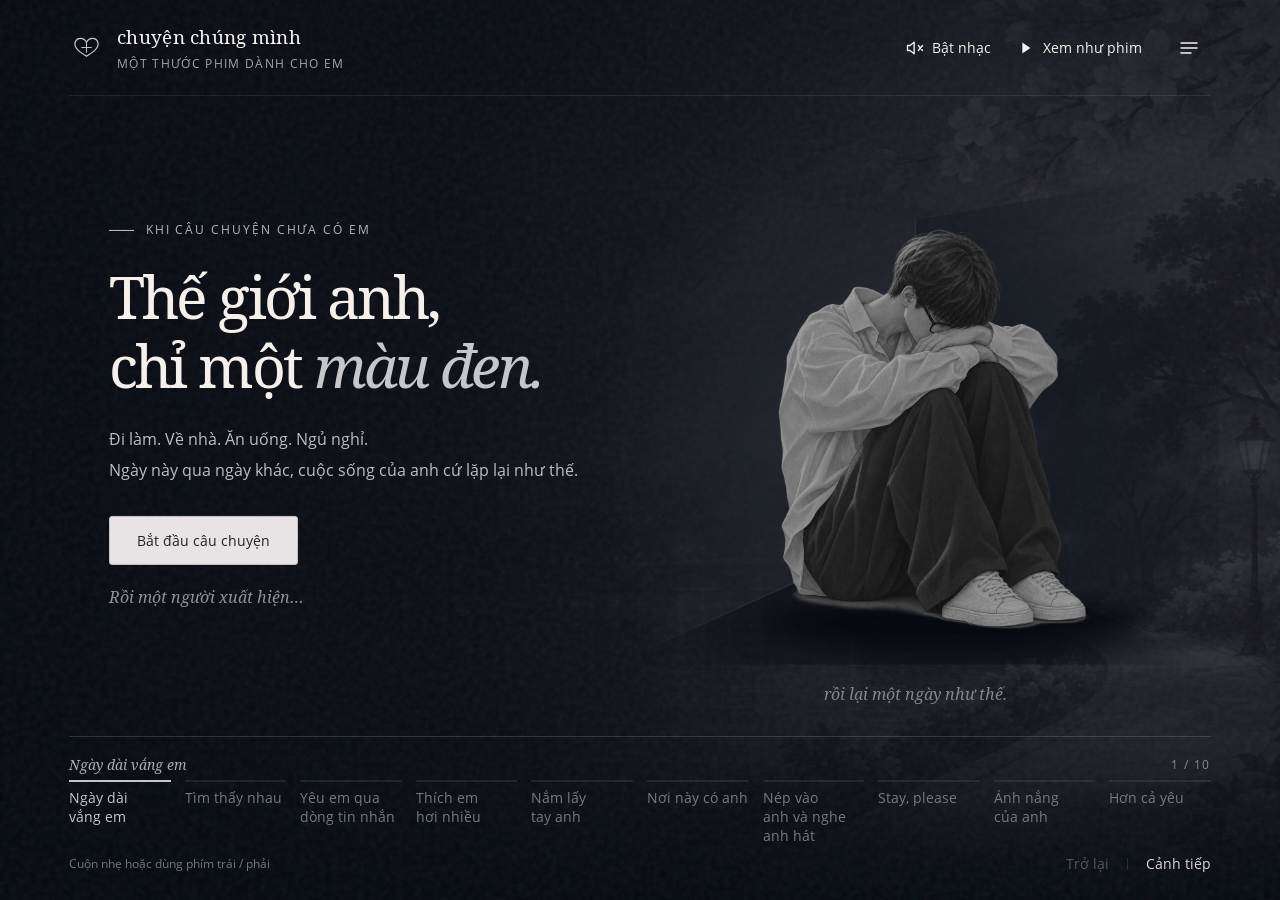
<file: chuyen-chung-minh/index.html>
<!doctype html>
<html lang="vi">
<head>
  <meta charset="utf-8">
  <meta name="viewport" content="width=device-width,initial-scale=1,viewport-fit=cover">
  <meta name="theme-color" content="#0b0d13">
  <meta name="description" content="Từ những ngày đen trắng, một bình luận trên Threads, đến một câu chuyện có chúng mình. Một thước phim nhỏ dành cho em.">
  <meta property="og:title" content="Kể từ khi có em — Chuyện chúng mình">
  <meta property="og:description" content="Có một người, làm những ngày bình thường bắt đầu có màu.">
  <meta property="og:type" content="website">
  <meta property="og:image" content="./assets/night-garden.webp">
  <title>Kể từ khi có em — Chuyện chúng mình</title>
  <link rel="icon" href="./assets/favicon.svg" type="image/svg+xml">
  <link rel="preload" href="./assets/night-garden.webp" as="image" fetchpriority="high">
  <link rel="preload" href="./assets/story-serif.woff" as="font" type="font/woff" crossorigin>
  <link rel="stylesheet" href="./style.css?v=chorus-v30">
  <script src="./story.js?v=intro-first-v1" defer></script>
  <script src="./music.js?v=intro-first-v1" defer></script>
</head>
<body data-chapter="0">
  <a class="skip-link" href="#story-title-0">Đến câu chuyện</a>
  <div class="world" aria-hidden="true">
    <img class="landscape" src="./assets/night-garden.webp" alt="" fetchpriority="high">
    <div class="world-shade"></div>
    <div class="world-light"></div>
    <div class="dawn-surface"></div>
    <div class="dawn-bloom"></div>
    <img class="cafe-ambience" src="./assets/first-date-cafe-v16.webp" alt="" decoding="async">
    <img class="library-ambience" src="./assets/library-together-v19.webp" alt="" decoding="async">
    <img class="lake-ambience" src="./assets/an-binh-night-v14.webp" alt="" decoding="async">
    <img class="guitar-ambience" src="./assets/guitar-evening-v24.webp" alt="" decoding="async">
    <img class="stay-ambience" src="./assets/stay-letters-v27.webp" alt="" decoding="async">
    <div class="location-wash"></div>
    <div class="finale-night-sky"><div class="finale-stars"></div><img class="full-moon" src="./assets/full-moon-v26.webp" alt="" decoding="async"></div>
    <div class="grain"></div>
    <div id="particles" class="particles"></div>
  </div>

  <header class="site-header">
    <a class="wordmark" href="#truoc-khi" aria-label="Chuyện chúng mình, về cảnh đầu">
      <svg viewBox="0 0 40 40" fill="none" aria-hidden="true"><path d="M20 30C14 26 5 21 7 14c2-6 10-6 13 0 3-6 11-6 13 0 2 7-7 12-13 16Z" stroke="currentColor" stroke-width="1.4"/><path d="M14 20h12M20 14v12" stroke="currentColor" stroke-width="1.1"/></svg>
      <span>chuyện chúng mình<span class="wordmark-sub">MỘT THƯỚC PHIM DÀNH CHO EM</span></span>
    </a>
    <div class="header-actions">
      <button id="music-toggle" class="text-button music-toggle" type="button" aria-label="Bật nhạc" aria-pressed="false" aria-describedby="music-status" title="Bật nhạc" data-state="off">
        <svg class="music-off" viewBox="0 0 24 24" fill="none" aria-hidden="true"><path d="M11 5 6 9H3v6h3l5 4V5Zm5 4 5 6m0-6-5 6" stroke="currentColor" stroke-width="1.6" stroke-linecap="round" stroke-linejoin="round"/></svg>
        <svg class="music-on" viewBox="0 0 24 24" fill="none" aria-hidden="true"><path d="M11 5 6 9H3v6h3l5 4V5Zm4 3a6 6 0 0 1 0 8m3-11a10 10 0 0 1 0 14" stroke="currentColor" stroke-width="1.6" stroke-linecap="round" stroke-linejoin="round"/></svg>
        <span>Bật nhạc</span>
      </button>
      <button id="autoplay" class="text-button auto-button" aria-label="Xem như phim" type="button" aria-pressed="false">
        <svg class="play-icon" viewBox="0 0 20 20" aria-hidden="true"><path d="m7 4 9 6-9 6Z" fill="currentColor"/></svg>
        <svg class="pause-icon" viewBox="0 0 20 20" aria-hidden="true"><path d="M6 4h3v12H6zm5 0h3v12h-3z" fill="currentColor"/></svg>
        <span>Xem như phim</span>
      </button>
      <button id="chapters-open" class="icon-button" type="button" aria-label="Mở các chương" aria-haspopup="dialog">
        <svg viewBox="0 0 24 24" fill="none" aria-hidden="true"><path d="M4 7h16M4 12h16M4 17h10" stroke="currentColor" stroke-width="1.5" stroke-linecap="round"/></svg>
      </button>
    </div>
  </header>

  <main id="story" class="story-stage" aria-label="Câu chuyện qua mười hoạt cảnh" aria-roledescription="trình chiếu">
    <section class="slide is-active" id="truoc-khi" data-duration="14000" aria-labelledby="story-title-0" aria-roledescription="cảnh">
      <div class="slide-copy">
        <p class="eyebrow"><span class="tiny-line"></span>KHI CÂU CHUYỆN CHƯA CÓ EM</p>
        <h1 id="story-title-0" tabindex="-1">Thế giới anh,<br> chỉ một <em>màu đen.</em></h1>
        <p class="story-text">Đi làm. Về nhà. Ăn uống. Ngủ nghỉ.<br> Ngày này qua ngày khác, cuộc sống của anh cứ lặp lại như thế.</p>
        <button class="primary-button" type="button" id="start-story">Bắt đầu câu chuyện</button>
        <p class="handwritten intro-note">Rồi một người xuất hiện…</p>
      </div>
      <div class="stage-art routine-art" aria-hidden="true">
        <svg class="corner-room" viewBox="0 0 700 600" fill="none">
          <defs><radialGradient id="corner-light"><stop stop-color="#343743" stop-opacity=".32"/><stop offset="1" stop-color="#11141c" stop-opacity="0"/></radialGradient></defs>
          <path d="M12 20 350 78 350 422 12 574Z" fill="#252833" fill-opacity=".68"/>
          <path d="M350 78 688 20 688 574 350 422Z" fill="#151922" fill-opacity=".88"/>
          <path d="m12 574 338-152 338 152Z" fill="#0e1119"/>
          <path d="M350 78v344L12 574m338-152 338 152" stroke="#a6a9b9" stroke-opacity=".2" stroke-width="1.5"/>
          <ellipse cx="350" cy="330" rx="335" ry="280" fill="url(#corner-light)"/>
        </svg>
        <div class="corner-shadow"></div>
        <img class="seated-character" src="./assets/seated-v4.webp" alt="" decoding="async" fetchpriority="high">
        <span class="routine-caption">rồi lại một ngày như thế.</span>
      </div>
    </section>

    <section class="slide" id="threads" data-duration="30000" aria-labelledby="story-title-1" aria-roledescription="cảnh" inert aria-hidden="true">
      <div class="slide-copy">
        <p class="eyebrow"><span class="tiny-line"></span>MỘT CHÚT TÌNH CỜ</p>
        <h2 id="story-title-1" tabindex="-1">Cho đến một ngày,<br> anh <em>thấy em.</em></h2>
        <p class="story-text">Bắt đầu từ một bài viết trên Threads.<br> Anh bình luận ở một bài, rồi hai bài, rồi ba bài. Câu chuyện của mình bắt đầu nhỏ xíu như thế.</p>
        <p class="handwritten">Một bình luận. Một khởi đầu.</p>
      </div>
      <div class="stage-art threads-art">
        <div class="thread-orbit orbit-one" aria-hidden="true"></div><div class="thread-orbit orbit-two" aria-hidden="true"></div>
        <div class="threads-scroll" role="region" aria-label="Bài viết trên Threads và bình luận của chúng mình">
          <article class="threads-post" aria-label="Bài viết của fiwegh">
            <div class="threads-root-post">
              <header class="threads-post-header">
                <svg class="threads-avatar" viewBox="0 0 44 44" aria-hidden="true"><circle cx="22" cy="22" r="21.5" fill="#252a35" stroke="#464e5e"/><circle cx="22" cy="17" r="9" fill="#8b929e"/><path d="M7 37c2-6 8-10 15-10s13 4 15 10a21 21 0 0 1-30 0Z" fill="#8b929e"/></svg>
                <div class="threads-meta"><strong class="threads-user">fiwegh</strong><time datetime="2026-10-11">11/10/2026</time></div>
                <span class="threads-more" aria-hidden="true">•••</span>
              </header>
              <div class="threads-post-content" role="region" aria-label="Bài viết của fiwegh, cuộn để đọc đủ" tabindex="0">
                <p>ngày 1 gửi cho bạn trai tương lai của em.</p>
                <p>hôm qua đúng là một ngày tồi tệ của em giữa thủ đô nhộn nhịp này, anh biết không? em lang thang với chiếc xe thủng săm vào lúc 23h mà không tìm được chỗ sửa. tất cả các tiệm sửa xung quanh đó đều đã đóng cửa rồi và em cũng không thể dắt bộ về với quãng đường 14km được. lúc đó em chỉ còn có 80k trong tài khoản thôi, em cầm đt lên và chẳng biết phải gọi ai giúp đỡ cả, vì em không có bạn bè nào ở gần đó hết. <span class="threads-page-count" aria-label="Phần 1 trên 2">1/2</span></p>
              </div>
              <div class="threads-actions" aria-label="10 lượt thích, 6 bình luận">
                <span class="threads-liked"><svg viewBox="0 0 24 24" aria-hidden="true"><path d="M20.8 4.9c-2.2-2.2-5.5-1.8-7.4.4L12 7l-1.4-1.7C8.7 3.1 5.4 2.7 3.2 4.9c-2.8 2.8-1.5 7.1 1 9.6L12 22l7.8-7.5c2.5-2.5 3.8-6.8 1-9.6Z"/></svg><span>10</span></span>
                <span><svg viewBox="0 0 24 24" aria-hidden="true"><path d="M20.5 11.4A8.6 8.6 0 1 0 12 20c1.3 0 2.5-.3 3.6-.8l4.8 1.2-1.2-4.8c.9-1.3 1.3-2.7 1.3-4.2Z"/></svg><span>6</span></span>
                <span><svg viewBox="0 0 24 24" aria-hidden="true"><path d="M3 9V4m0 0h5M3 4l3 3a8 8 0 0 1 14 3M21 15v5m0 0h-5m5 0-3-3a8 8 0 0 1-14-3"/></svg></span><span><svg viewBox="0 0 24 24" aria-hidden="true"><path d="m4 3 17 9L4 21l3-9-3-9Zm3 9h14"/></svg></span><span><svg viewBox="0 0 24 24" aria-hidden="true"><path d="M6 3h12a1 1 0 0 1 1 1v17l-7-4-7 4V4a1 1 0 0 1 1-1Z"/></svg></span>
              </div>
            </div>
            <article class="threads-reply" aria-label="Bình luận của lamtinhvoinguoila">
              <header class="threads-post-header">
                <span class="threads-avatar threads-reply-avatar" aria-hidden="true">l</span>
                <div class="threads-meta"><strong class="threads-user">lamtinhvoinguoila</strong><time datetime="2026-10-11">11/10/2026</time></div>
                <span class="threads-more" aria-hidden="true">•••</span>
              </header>
              <p class="threads-reply-text">Vậy nên em đã làm gì, có thể cho anh nghe nốt được k</p>
              <div class="threads-actions" aria-label="1 phản hồi">
                <span><svg viewBox="0 0 24 24" aria-hidden="true"><path d="M20.8 4.9c-2.2-2.2-5.5-1.8-7.4.4L12 7l-1.4-1.7C8.7 3.1 5.4 2.7 3.2 4.9c-2.8 2.8-1.5 7.1 1 9.6L12 22l7.8-7.5c2.5-2.5 3.8-6.8 1-9.6Z"/></svg></span><span><svg viewBox="0 0 24 24" aria-hidden="true"><path d="M20.5 11.4A8.6 8.6 0 1 0 12 20c1.3 0 2.5-.3 3.6-.8l4.8 1.2-1.2-4.8c.9-1.3 1.3-2.7 1.3-4.2Z"/></svg><span>1</span></span><span><svg viewBox="0 0 24 24" aria-hidden="true"><path d="M3 9V4m0 0h5M3 4l3 3a8 8 0 0 1 14 3M21 15v5m0 0h-5m5 0-3-3a8 8 0 0 1-14-3"/></svg></span><span><svg viewBox="0 0 24 24" aria-hidden="true"><path d="m4 3 17 9L4 21l3-9-3-9Zm3 9h14"/></svg></span><span><svg viewBox="0 0 24 24" aria-hidden="true"><path d="M6 3h12a1 1 0 0 1 1 1v17l-7-4-7 4V4a1 1 0 0 1 1-1Z"/></svg></span>
              </div>
            </article>
          </article>
        </div>
        <span class="floating-word" aria-hidden="true">tình cờ thôi, mà nhớ mãi.</span>
      </div>
    </section>

    <section class="slide" id="tin-nhan" data-duration="14000" aria-labelledby="story-title-2" aria-roledescription="cảnh" inert aria-hidden="true">
      <div class="slide-copy">
        <p class="eyebrow"><span class="tiny-line"></span>KHOẢNG CÁCH NGẮN ĐI MỘT CHÚT</p>
        <h2 id="story-title-2" tabindex="-1">Rồi anh nhắn em<br> những <em>dòng đầu tiên.</em></h2>
        <p class="story-text">Từ những bình luận dưới bài viết,<br> anh bắt đầu nhắn tin cho em. Hai người xa lạ dần bước vào thế giới của nhau.</p>
        <p class="handwritten">Chúng mình, từ một ô tin nhắn.</p>
      </div>
      <div class="stage-art messages-art">
        <div class="message-halo" aria-hidden="true"></div>
        <article class="dm-phone" aria-label="Những tin nhắn đầu tiên với fiwegh">
          <header class="dm-header">
            <svg class="dm-back" viewBox="0 0 24 24" aria-hidden="true"><path d="m14 5-7 7 7 7M7 12h14"/></svg>
            <svg class="dm-avatar" viewBox="0 0 36 36" aria-hidden="true"><circle cx="18" cy="18" r="18" fill="#c1bfcb"/><path d="M7 32c1-6 5-10 11-10s10 4 11 10" fill="#fff"/><ellipse cx="18" cy="14" rx="7" ry="9" fill="#fff"/></svg><strong>fiwegh</strong>
            <span class="dm-header-icons" aria-hidden="true">
              <svg viewBox="0 0 24 24"><path d="m5 3 4 4-2 3a13 13 0 0 0 7 7l3-2 4 4c-2 5-7 3-12-1S1 5 5 3Z"/></svg>
              <svg viewBox="0 0 24 24"><rect x="3" y="5" width="12" height="14" rx="3"/><path d="m15 9 6-3v12l-6-3Z"/></svg>
            </span>
          </header>
          <div class="dm-conversation">
            <div class="dm-heart dm-heart-one" aria-hidden="true">♥</div><div class="dm-heart dm-heart-two" aria-hidden="true">♥</div><div class="dm-heart dm-heart-three" aria-hidden="true">♥</div>
            <p class="dm-timestamp"><time datetime="2026-10-15T15:02:00+07:00">15:02 15 THG 10</time></p>
            <ol class="dm-messages" aria-label="Cuộc trò chuyện">
              <li class="dm-out"><span class="sr-only">Bạn: </span>Hallo em</li>
              <li class="dm-out"><span class="sr-only">Bạn: </span>Ib dc cho em rùi nè</li>
              <li class="dm-in"><span class="sr-only">fiwegh: </span>hé lo anh</li>
            </ol>
          </div>
        </article>
      </div>
    </section>

    <section class="slide" id="thu-vien" data-duration="14000" aria-labelledby="story-title-3" aria-roledescription="cảnh" inert aria-hidden="true">
      <div class="slide-copy">
        <p class="eyebrow"><span class="tiny-line"></span>MỘT BUỔI Ở THƯ VIỆN HVTC</p>
        <h2 id="story-title-3" tabindex="-1">Mỗi người một việc,<br> <em>vẫn ngồi cạnh nhau.</em></h2>
        <p class="story-text">Ở thư viện Học viện Tài chính, mình ngồi cùng một bàn.<br> Mỗi người một chiếc laptop, cùng làm việc.<br> Chẳng cần nói nhiều, có em ở cạnh là đủ.</p>
        <p class="handwritten">Yên lặng thôi, cũng thấy vui.</p>
      </div>
      <figure class="stage-art library-work-art">
        <img class="library-work-scene" src="./assets/library-together-v19.webp" alt="Tranh vẽ lại thư viện Học viện Tài chính theo ảnh tham khảo: các bàn đọc xếp song song cùng hướng, ghế xanh, nền gạch xám, đèn trần và các giá sách đỏ. Hai đứa ngồi trong dãy bàn chung có vài ghế trống cạnh bên, quay cùng hướng với các sinh viên xung quanh: anh mặc sơ mi trắng, đeo kính và làm việc trên laptop xám; em mặc cardigan hồng và làm việc trên laptop đen." decoding="async">
        <figcaption>Thư viện Học viện Tài chính</figcaption>
      </figure>
    </section>

    <section class="slide" id="gap-nhau" data-duration="14000" aria-labelledby="story-title-4" aria-roledescription="cảnh" inert aria-hidden="true">
      <div class="slide-copy">
        <p class="eyebrow"><span class="tiny-line"></span>BUỔI HẸN ĐẦU Ở CAFÉ NHÀ KỂ</p>
        <h2 id="story-title-4" tabindex="-1">Buổi hẹn đầu,<br> <em>anh nắm tay em.</em></h2>
        <p class="story-text">Buổi hẹn đầu tiên, ở Café Nhà Kể.<br> Anh nắm tay em, dắt em bước vào quán.<br> Thêm một kỷ niệm, có cả hai đứa mình.</p>
        <p class="handwritten">Em ở đây, thật gần.</p>
      </div>
      <figure class="stage-art meeting-cafe-art">
        <img class="cafe-meeting-scene" src="./assets/first-date-cafe-v16.webp" alt="Tranh Café Nhà Kể với tường vàng, cửa chớp xanh và những chậu cây. Anh mặc sơ mi trắng, quần suông đen, nắm tay dẫn em bước vào quán; mèo cam ngồi ở cửa sổ, mèo trắng nằm nghiêng liếm chân trên thềm và mèo tam thể nằm cuộn tròn trong quán." decoding="async">
        <figcaption>Café Nhà Kể · buổi hẹn đầu tiên</figcaption>
      </figure>
    </section>

    <section class="slide" id="gan-hon" data-duration="14000" aria-labelledby="story-title-5" aria-roledescription="cảnh" inert aria-hidden="true">
      <div class="slide-copy">
        <p class="eyebrow"><span class="tiny-line"></span>MỘT ĐÊM BÊN HỒ AN BÌNH</p>
        <h2 id="story-title-5" tabindex="-1">Chỉ cần<br> <em>ngồi cạnh em.</em></h2>
        <p class="story-text">Một đêm ở hồ An Bình, Thành phố Giao Lưu.<br> Em tựa đầu lên vai anh.<br> Anh vòng tay qua vai em, cùng em nghe nhạc.</p>
        <p class="handwritten">Chỉ nghe nhạc, và ở cạnh nhau.</p>
      </div>
      <figure class="stage-art lake-night-art">
        <img class="lake-night-scene" src="./assets/an-binh-night-v14.webp" alt="Tranh đêm ở hồ An Bình, góc nhìn từ mặt hồ vào bờ: hai đứa ngồi trên mép kè quay ra nước, chân xuôi xuống mặt kè dốc; phía sau là đường dạo và hàng cây. Em tựa đầu vào vai anh, anh ôm vai ngoài của em, cùng em nghe nhạc." decoding="async">
        <figcaption>Hồ An Bình · Thành phố Giao Lưu</figcaption>
      </figure>
    </section>

    <section class="slide" id="nghe-anh-hat" data-duration="18000" aria-labelledby="story-title-6" aria-roledescription="cảnh" inert aria-hidden="true">
      <div class="slide-copy">
        <p class="eyebrow"><span class="tiny-line"></span>MỘT BUỔI ANH ĐÀN CHO EM NGHE</p>
        <h2 id="story-title-6" tabindex="-1">Nép vào anh,<br> <em>nghe anh hát.</em></h2>
        <p class="story-text">Anh ôm cây đàn, em ngồi ngay bên cạnh.<br> Đàn cho em nghe, rồi giữ lại khoảnh khắc này.<br> Một kỷ niệm nhỏ, mà anh muốn nhớ thật lâu.</p>
        <p class="handwritten">Một người đàn, một người lắng nghe.</p>
      </div>
      <figure class="stage-art guitar-performance-art">
        <img class="guitar-performance-scene" src="./assets/guitar-evening-v24.webp" alt="Tranh hai đứa ngồi cạnh nhau trong căn phòng quen: anh tóc layer, đeo kính và mặc sơ mi trắng, ôm cây đàn guitar nâu trên đùi rồi nghiêng người hôn nhẹ lên má em; em tóc dài, gương mặt thon, mặc áo trắng và mỉm cười." decoding="async">
        <figcaption>Một buổi anh đàn cho em nghe</figcaption>
      </figure>
    </section>

    <section class="slide" id="stay-please" data-duration="22000" aria-labelledby="story-title-7" aria-roledescription="cảnh" inert aria-hidden="true">
      <div class="slide-copy">
        <p class="eyebrow"><span class="tiny-line"></span>NHỮNG ĐIỀU MÌNH VIẾT CHO NHAU</p>
        <h2 id="story-title-7" tabindex="-1">Stay,<br> <em>please</em></h2>
        <p class="story-text">Mỗi người một bức thư,<br> đọc những lời người kia viết.<br> Bên Hồ Gươm, cùng hướng về Tháp Rùa.</p>
        <p class="handwritten">Ở lại nhé, mình còn nhiều điều muốn viết.</p>
      </div>
      <div class="stage-art stay-art">
        <figure class="stay-card stay-card-mirror">
          <img src="./assets/stay-mirror-v27.webp" alt="Tranh vẽ lại ảnh trước gương: anh tóc layer, đeo kính, mặc áo khoác đen trên áo đỏ, đứng sau và hôn nhẹ lên tóc em; em tóc dài, mặc cardigan trắng và quần suông tối màu, cầm điện thoại chụp ảnh trong căn phòng ấm áp." decoding="async">
          <figcaption>Một khoảnh khắc trước gương</figcaption>
        </figure>
        <figure class="stay-card stay-card-letters">
          <img src="./assets/stay-letters-v27.webp" alt="Hai đứa ngồi cạnh nhau trên rìa bờ Hồ Gươm, quay về phía mặt nước và Tháp Rùa ở xa. Anh và em mỗi người cầm một bức thư riêng do người kia viết, yên lặng đọc dưới ánh sáng dịu." decoding="async">
          <figcaption>Thư bên Hồ Gươm</figcaption>
        </figure>
      </div>
    </section>

    <section class="slide" id="co-mau" data-duration="16000" aria-labelledby="story-title-8" aria-roledescription="cảnh" inert aria-hidden="true">
      <div class="slide-copy">
        <p class="eyebrow"><span class="tiny-line"></span>NHỮNG ĐIỀU NHỎ BÉ CỦA HAI ĐỨA</p>
        <h2 id="story-title-8" tabindex="-1">Những ngày thường,<br> bắt đầu <em>có màu.</em></h2>
        <p class="story-text">Chúng mình dần thân thiết hơn,<br> có thêm những kỷ niệm cùng nhau.<br> Thế giới từng đen kịt của anh cũng dần đổi khác.</p>
        <p class="handwritten">Từng chút một. Kể từ khi có em.</p>
      </div>
      <div class="stage-art memories-art" aria-hidden="true">
        <div class="memory-line"></div>
        <figure class="memory-card memory-one"><div class="memory-picture first-memory"><span class="memory-at">@</span><span class="drawn-comment"></span><span class="memory-miniheart">♡</span></div><figcaption>Từ một bình luận</figcaption><span class="memory-tape"></span></figure>
        <figure class="memory-card memory-two"><div class="memory-picture second-memory"><img src="./assets/him-v3.webp" alt="" decoding="async"><img src="./assets/her-v2.webp" alt="" decoding="async"></div><figcaption>Đến những buổi gặp</figcaption><span class="memory-tape"></span></figure>
        <figure class="memory-card memory-three"><div class="memory-picture third-memory"><img src="./assets/together-v3.webp" alt="" decoding="async"></div><figcaption>Rồi bao kỷ niệm</figcaption><span class="memory-tape"></span></figure>
        <span class="memories-caption">gom lại thành chúng mình.</span>
      </div>
    </section>

    <section class="slide" id="chung-minh" data-duration="16000" aria-labelledby="story-title-9" aria-roledescription="cảnh" inert aria-hidden="true">
      <div class="slide-copy">
        <p class="eyebrow"><span class="tiny-line"></span>VÀ CÂU CHUYỆN VẪN ĐANG ĐƯỢC VIẾT</p>
        <h2 id="story-title-9" tabindex="-1">Đêm nay,<br> <em>trăng đẹp nhỉ</em></h2>
        <p class="story-text">Nếu có thể, ai chẳng muốn là xuân hạ thu đông của một người</p>
        <p class="handwritten final-note">Những trang tiếp theo, mình cùng viết nhé.</p>
        <a class="primary-button" href="../moi/?v=confession-return-v2#loi-to-tinh" style="display:inline-flex;align-items:center;justify-content:center;text-decoration:none;">Trở lại lời tỏ tình</a>
        <button id="replay" class="text-button replay-button" type="button" style="display:block;background:transparent;border:0;box-shadow:none;color:inherit;font-size:12px;min-height:32px;padding:6px 0;margin:10px 0 0;text-decoration:underline;text-underline-offset:4px;">Kể lại từ đầu</button>
      </div>
      <div class="stage-art final-art" role="img" aria-label="Anh dang hai tay đón em. Em chạy tới ôm, anh hơi ngả ra sau rồi ôm em trong lòng.">
        <div class="final-sun" aria-hidden="true"></div><div class="final-ring" aria-hidden="true"></div>
        <svg class="finale-actors" viewBox="0 0 1600 1600" fill="none" aria-hidden="true" focusable="false">
          <g class="final-welcome"><image href="./assets/welcome-v4.webp" x="180" y="25" width="1024" height="1536"/></g>
          <g class="final-run-path"><g class="final-run-bob"><image href="./assets/running-v4.webp" x="260" y="194" width="911.54" height="1367"/></g></g>
          <g class="final-catch"><image href="./assets/catch-v4.webp" x="305" y="25" width="1024" height="1536"/></g>
        </svg>
        <div class="final-heart" aria-hidden="true">♡</div><span class="final-caption" aria-hidden="true">kể từ khi có em.</span>
      </div>
    </section>
    <div class="scene-wipe" aria-hidden="true"></div>
  </main>

  <footer class="story-footer">
    <div class="footer-top"><p id="scene-caption">Ngày dài vắng em</p><span id="scene-position" class="scene-position">1 / 10</span></div>
    <nav class="chapter-nav" aria-label="Chọn cảnh">
      <button class="chapter-button is-current" type="button" data-goto="0" aria-current="step"><span class="chapter-track"><i></i></span><span>Ngày dài vắng em</span></button>
      <button class="chapter-button" type="button" data-goto="1"><span class="chapter-track"><i></i></span><span>Tìm thấy nhau</span></button>
      <button class="chapter-button" type="button" data-goto="2"><span class="chapter-track"><i></i></span><span>Yêu em qua dòng tin nhắn</span></button>
      <button class="chapter-button" type="button" data-goto="3"><span class="chapter-track"><i></i></span><span>Thích em hơi nhiều</span></button>
      <button class="chapter-button" type="button" data-goto="4"><span class="chapter-track"><i></i></span><span>Nắm lấy tay anh</span></button>
      <button class="chapter-button" type="button" data-goto="5"><span class="chapter-track"><i></i></span><span>Nơi này có anh</span></button>
      <button class="chapter-button" type="button" data-goto="6"><span class="chapter-track"><i></i></span><span>Nép vào anh và nghe anh hát</span></button>
      <button class="chapter-button" type="button" data-goto="7"><span class="chapter-track"><i></i></span><span>Stay, please</span></button>
      <button class="chapter-button" type="button" data-goto="8"><span class="chapter-track"><i></i></span><span>Ánh nắng của anh</span></button>
      <button class="chapter-button" type="button" data-goto="9"><span class="chapter-track"><i></i></span><span>Hơn cả yêu</span></button>
    </nav>
    <div class="footer-bottom"><span class="navigation-hint">Cuộn nhẹ hoặc dùng phím trái / phải</span><div class="scene-controls"><button id="previous" class="text-button" type="button" disabled>Trở lại</button><span class="control-divider"></span><button id="next" class="text-button next-button" type="button">Cảnh tiếp</button></div></div>
  </footer>

  <dialog id="chapters-dialog" class="chapters-dialog" aria-labelledby="chapters-title">
    <div class="dialog-top"><span class="eyebrow">TỪ MỘT NGƯỜI XA LẠ</span><button id="chapters-close" class="icon-button" type="button" aria-label="Đóng các chương">×</button></div>
    <h2 id="chapters-title">Đến một người <em>đặc biệt.</em></h2>
    <nav aria-label="Các chương của câu chuyện">
      <button type="button" data-goto="0"><span>Ngày dài vắng em</span><small>Những ngày đen trắng</small></button>
      <button type="button" data-goto="1"><span>Tìm thấy nhau</span><small>Những bình luận đầu tiên</small></button>
      <button type="button" data-goto="2"><span>Yêu em qua dòng tin nhắn</span><small>Hai thế giới bắt đầu chạm nhau</small></button>
      <button type="button" data-goto="3"><span>Thích em hơi nhiều</span><small>Cùng làm việc ở thư viện HVTC</small></button>
      <button type="button" data-goto="4"><span>Nắm lấy tay anh</span><small>Nắm tay em bước vào quán</small></button>
      <button type="button" data-goto="5"><span>Nơi này có anh</span><small>Tựa vai nghe nhạc bên hồ</small></button>
      <button type="button" data-goto="6"><span>Nép vào anh và nghe anh hát</span><small>Một buổi anh đàn cho em nghe</small></button>
      <button type="button" data-goto="7"><span>Stay, please</span><small>Trước gương và những lá thư bên Hồ Gươm</small></button>
      <button type="button" data-goto="8"><span>Ánh nắng của anh</span><small>Những ngày thường bắt đầu có màu</small></button>
      <button type="button" data-goto="9"><span>Hơn cả yêu</span><small>Những trang tiếp theo của chúng mình</small></button>
    </nav>
  </dialog>
  <audio id="story-music" preload="metadata" playsinline></audio>
  <p id="music-status" class="sr-only" role="status" aria-live="polite" aria-atomic="true"></p>
  <p id="announcer" class="sr-only" aria-live="polite" aria-atomic="true"></p>
  <noscript><p class="noscript-message">Bật JavaScript để xem hoạt cảnh và chuyển qua các chương.</p></noscript>
</body>
</html>
</file>
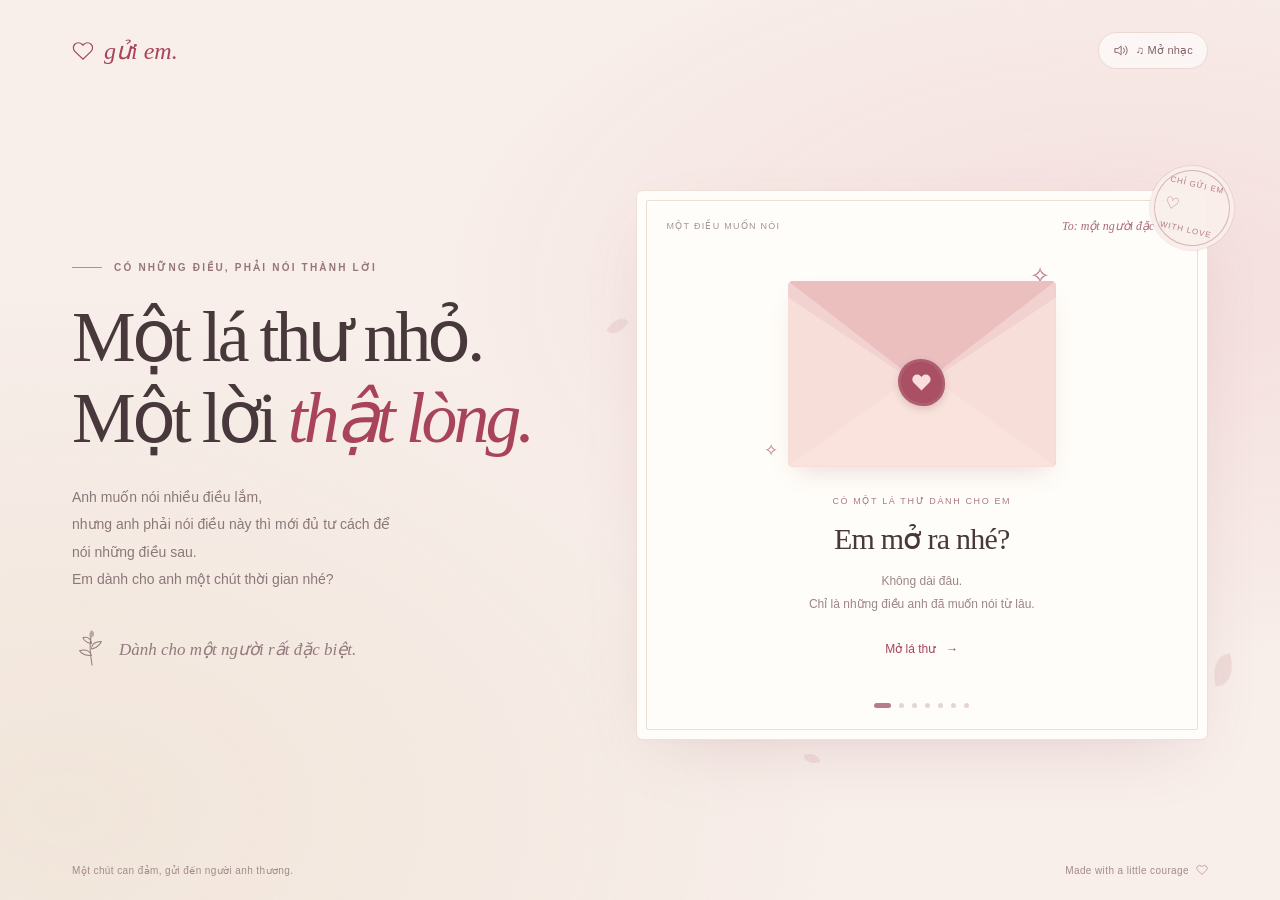
<file: moi/index.html>
<!doctype html>
<html lang="vi">
<head>
  <meta charset="utf-8">
  <meta name="viewport" content="width=device-width, initial-scale=1, viewport-fit=cover">
  <meta name="theme-color" content="#f8eeea">
  <meta name="description" content="Một lá thư nhỏ, dành cho một người rất đặc biệt.">
  <title>Gửi em — Một điều muốn nói</title>
  <link rel="icon" href="data:image/svg+xml,%3Csvg xmlns='http://www.w3.org/2000/svg' viewBox='0 0 64 64'%3E%3Crect width='64' height='64' rx='16' fill='%23f8eeea'/%3E%3Cpath d='M32 49 12 29C0 14 22 4 32 21 42 4 64 14 52 29Z' fill='%23aa4b60'/%3E%3C/svg%3E">
  <link rel="stylesheet" href="https://fonts.googleapis.com/css2?family=Lora:ital,wght@1,500&amp;display=swap">
  <style>
    :root { --paper:#fffdf9; --rose:#a84359; --rose-dark:#873448; --ink:#49383b; --muted:#8b7779; --line:#e7d7d2; --serif:Georgia,'Times New Roman',serif; }
    * { box-sizing:border-box; }
    [hidden] { display:none!important; }
    html { min-height:100%; background:#f8eeea; }
    body { margin:0; min-height:100svh; color:var(--ink); font-family:Arial,Helvetica,sans-serif; -webkit-font-smoothing:antialiased; }
    body::before { content:""; position:fixed; inset:0; pointer-events:none; z-index:-1; background:radial-gradient(ellipse at 88% 32%,#efc8cc69,transparent 43%),radial-gradient(ellipse at 5% 90%,#e6d8bd5c,transparent 45%); }
    button { font:inherit; cursor:pointer; -webkit-tap-highlight-color:transparent; }
    button:focus-visible,a:focus-visible { outline:3px solid #b46979; outline-offset:6px; }
    button:disabled { cursor:default; }
    button,svg { flex-shrink:0; }
    .page { width:min(1240px,100%); margin:auto; padding:32px 52px 24px; min-height:100svh; display:flex; flex-direction:column; }
    .topbar { display:flex; align-items:center; justify-content:space-between; gap:20px; }
    .brand { display:flex; align-items:center; gap:10px; font-family:var(--serif); font-size:24px; font-style:italic; color:var(--rose); }
    .brand svg { width:22px; height:22px; }
    .sound { display:flex; align-items:center; gap:8px; background:#fff9; border:1px solid #e9d9d3; border-radius:30px; color:#7e6569; padding:10px 14px; font-size:11px; letter-spacing:.02em; }
    .sound svg { width:15px; height:15px; }
    main { flex:1; display:grid; grid-template-columns:.94fr 1.06fr; align-items:center; gap:56px; padding:52px 0 48px; }
    .eyebrow { display:flex; align-items:center; gap:12px; font-size:10px; letter-spacing:.22em; font-weight:600; color:#96767a; text-transform:uppercase; }
    .eyebrow::before { content:""; width:30px; height:1px; background:#bc8993; }
    h1 { font-family:var(--serif); font-weight:400; font-size:clamp(54px,5.6vw,76px); line-height:1.13; letter-spacing:-.055em; margin:24px 0 25px; }
    h1 em { color:var(--rose); font-weight:400; }
    .intro { font-size:14px; line-height:1.95; max-width:337px; color:var(--muted); }
    .dedication { display:flex; align-items:center; gap:12px; margin-top:38px; font-family:var(--serif); font-style:italic; font-size:17px; color:#937a7e; }
    .dedication svg { width:35px; height:37px; transform:rotate(-12deg); }
    .experience { position:relative; }
    .card { position:relative; min-height:550px; background:var(--paper); border:1px solid #efdfd6; border-radius:7px; box-shadow:0 24px 65px -28px #9b686e40,0 3px 8px #70545505; display:flex; flex-direction:column; padding:28px 30px 25px; text-align:center; }
    .card::before { content:""; position:absolute; inset:9px; border:1px solid #eadfd5; pointer-events:none; border-radius:2px; }
    .card-header { position:relative; display:flex; justify-content:space-between; align-items:center; color:#a4928d; text-transform:uppercase; font-size:9px; letter-spacing:.14em; }
    .card-header span:last-child { color:#aa6978; font-family:var(--serif); font-size:12px; font-style:italic; text-transform:none; letter-spacing:0; }
    .screen { position:relative; flex:1; display:flex; flex-direction:column; align-items:center; justify-content:center; animation:appear .55s ease both; }
    .stamp { position:absolute; width:76px; height:76px; border:1px solid #c48b9699; border-radius:50%; top:-20px; right:-22px; transform:rotate(13deg); display:grid; place-content:center; gap:5px; font-size:8px; line-height:1.5; letter-spacing:.12em; color:#b57d87; background:#f9efeaee; z-index:2; box-shadow:0 0 0 4px #f9efea,0 0 0 5px #c48b962e; }
    .stamp b { font-size:16px; font-weight:400; }
    .envelope-button { display:block; width:268px; height:186px; padding:0; border:0; background:none; position:relative; margin:47px 0 29px; transition:transform .35s; }
    .envelope-button:hover { transform:translateY(-5px) rotate(-2deg); }
    .envelope { position:absolute; inset:0; background:#edc5c5; border-radius:5px; box-shadow:0 12px 24px -10px #a4686c40; overflow:hidden; }
    .note-peek { position:absolute; top:13px; left:28px; right:28px; height:116px; background:#fffaf4; border-radius:3px; transform:rotate(-5deg); }
    .note-peek::before { content:""; position:absolute; width:90px; height:1px; top:26px; left:30px; background:#d8bdb5; box-shadow:0 13px #e8d6cd,0 26px #e8d6cd; }
    .envelope::after { content:""; position:absolute; inset:0; background:#f2d2d0; clip-path:polygon(0 0,50% 53%,100% 0,100% 100%,0 100%); }
    .envelope-front { position:absolute; inset:0; z-index:1; background:#f7ded8; clip-path:polygon(0 100%,0 9%,50% 57%,100% 9%,100% 100%); }
    .envelope-front::before { content:""; position:absolute; inset:0; background:#f9e3dc; clip-path:polygon(0 100%,50% 48%,100% 100%); }
    .flap { position:absolute; inset:0; background:#eabfbe; clip-path:polygon(0 0,100% 0,50% 56%); z-index:2; }
    .seal { display:grid; place-items:center; width:47px; height:47px; position:absolute; z-index:3; top:78px; left:110px; border-radius:48% 52% 45% 53%; background:#a95064; color:#f9dedc; box-shadow:0 3px 7px #70334630,inset 0 0 0 3px #ffffff13; }
    .seal svg { width:21px; height:21px; }
    .envelope-spark { position:absolute; color:#bb7a89; font:24px var(--serif); animation:float 4s ease-in-out infinite; }
    .spark-one { top:-19px; right:6px; }
    .spark-two { bottom:6px; left:-24px; font-size:17px; animation-delay:-2s; }
    .little-label { color:#ab7b81; text-transform:uppercase; font-size:9px; letter-spacing:.18em; }
    h2 { font-family:var(--serif); font-size:30px; line-height:1.3; font-weight:400; margin:13px 0 12px; letter-spacing:-.025em; }
    .small-copy { font-size:12px; line-height:1.9; color:#9c8585; margin:0; }
    .text-button { border:0; background:none; color:var(--rose); font-size:12px; padding:13px 10px; margin:14px 0 10px; display:flex; align-items:center; justify-content:center; gap:10px; }
    .text-button .arrow { transition:transform .2s; }
    .text-button:hover .arrow { transform:translateX(4px); }
    .letter-screen { padding:28px 9px 16px; }
    .letter-heart { width:36px; height:36px; color:#b57583; margin:10px 0 17px; }
    .greeting { font:italic 30px var(--serif); color:var(--rose); margin:0 0 20px; }
    .letter-copy { font-size:14px; line-height:1.8; color:#816e70; margin:0 0 15px; max-width:370px; text-wrap:pretty; }
    .letter-copy strong { font-weight:400; color:var(--rose); }
    .signature { margin:11px 0 24px; font:italic 20px var(--serif); color:#976e78; }
    .primary { display:inline-flex; align-items:center; justify-content:center; gap:11px; border:1px solid var(--rose); border-radius:7px; background:var(--rose); color:#fff9f7; padding:14px 23px; font-size:13px; min-height:47px; box-shadow:0 6px 14px #a8435914; transition:background .2s,transform .2s; }
    .primary:hover { background:var(--rose-dark); transform:translateY(-2px); }
    .primary svg { width:15px; height:15px; }
    .question-screen { padding:33px 0 12px; }
    .flower-art { width:97px; height:101px; margin:0 0 16px; }
    .question-screen h2 { font-size:clamp(21px,2.4vw,27px); max-width:540px; line-height:1.5; margin:12px auto 16px; text-wrap:pretty; }
    .answer-zone { width:100%; position:relative; min-height:122px; margin-top:26px; display:flex; flex-direction:column; align-items:center; justify-content:flex-start; gap:16px; }
    .no-slot { height:47px; width:100%; display:flex; align-items:center; justify-content:center; flex-shrink:0; }
    .yes { min-width:151px; }
    .no { max-width:calc(100vw - 32px); min-width:107px; min-height:47px; background:#fffdf9; border:1px solid #decac6; border-radius:7px; padding:14px 18px; font-size:13px; color:#a88b8e; white-space:nowrap; touch-action:none; transition:box-shadow .15s; }
    .no:hover { box-shadow:0 3px 9px #8d646419; }
    .no.is-roaming { position:fixed; z-index:20; margin:0; }
    .tease { min-height:31px; max-width:305px; margin:0; color:#ab7f87; font-family:var(--serif); font-style:italic; font-size:14px; line-height:1.5; }
    .yes-heart { position:relative; width:min(240px,100%); height:210px; margin:0 0 10px; flex-shrink:0; }
    .yes-heart canvas { display:block; width:100%; height:100%; }
    .success-screen { padding:22px 0 16px; }
    .celebration-title { font:400 clamp(24px,3vw,31px)/1.4 var(--serif); letter-spacing:-.025em; max-width:390px; margin:15px 0 17px; text-wrap:pretty; }
    .success-copy { font-size:13px; line-height:1.9; color:#987e81; max-width:280px; margin:0 0 24px; }
    .success-tag { margin-top:17px; border:1px solid #e9d5d3; border-radius:30px; color:#9d6575; padding:8px 14px; font-size:10px; letter-spacing:.05em; background:#fbf3ee; }
    .success-screen .text-button { margin-top:13px; }
    .subtle-actions { display:flex; align-items:center; justify-content:center; gap:9px; flex-wrap:wrap; }
    .subtle-actions .text-button { font-size:10px; padding:9px 5px; margin-bottom:0; }
    .card-footer { display:flex; align-items:center; justify-content:center; gap:8px; min-height:17px; margin-top:18px; }
    .dot { width:5px; height:5px; background:#e5d5d1; border-radius:50%; transition:all .4s; }
    .dot.active { width:17px; border-radius:5px; background:#b77c89; }
    .page-footer { display:flex; align-items:center; justify-content:space-between; color:#a38b8d; font-size:10px; letter-spacing:.04em; gap:20px; padding-top:7px; }
    .footer-right { display:flex; align-items:center; gap:7px; }
    .footer-right svg { width:12px; height:12px; color:#b87b88; }
    .petal { position:absolute; width:13px; height:20px; border-radius:80% 0 80% 0; background:#dab0b24d; pointer-events:none; z-index:-1; }
    .petal-a { top:23%; left:-25px; transform:rotate(35deg); }
    .petal-b { bottom:10%; right:-25px; transform:rotate(170deg); width:20px; height:30px; }
    .petal-c { bottom:-26px; left:30%; transform:rotate(80deg); width:10px; height:15px; }
    #confetti { position:fixed; inset:0; width:100%; height:100%; pointer-events:none; z-index:30; }
    #love-rain { position:fixed; inset:0; width:100%; height:100%; pointer-events:none; z-index:25; }
    .toast { position:fixed; bottom:max(24px,env(safe-area-inset-bottom)); left:50%; transform:translateX(-50%); z-index:40; border:1px solid #e9d9d1; background:#fffdf9; box-shadow:0 8px 30px #76565820; color:#805762; border-radius:10px; font-size:12px; line-height:1.6; padding:12px 18px; max-width:calc(100vw - 32px); text-align:center; }
    .noscript { max-width:480px; margin:25vh auto; padding:30px; text-align:center; }
    @keyframes appear { from { opacity:0; transform:translateY(10px); } to { opacity:1; transform:translateY(0); } }
    @keyframes float { 0%,100% { transform:translateY(0) rotate(-8deg); } 50% { transform:translateY(-7px) rotate(5deg); } }
    @keyframes pulse { 0%,100% { transform:scale(.95); } 50% { transform:scale(1.05); } }
    @media (min-width:1500px) { .page { max-width:1330px; } main { gap:90px; } .card { min-height:590px; } }
    @media (max-width:900px) { .page { padding:27px 34px 22px; } main { gap:30px; } h1 { font-size:55px; } .card { padding:27px 23px 24px; } .envelope-button { width:245px; height:170px; } .seal { left:100px; top:70px; } .stamp { right:-14px; } }
    @media (max-width:680px) {
      .page { padding:22px 24px 24px; } .brand { font-size:23px; } .sound { font-size:10px; padding:9px 12px; }
      main { grid-template-columns:1fr; padding:45px 0 34px; gap:34px; } .hero { text-align:center; } .eyebrow { justify-content:center; font-size:9px; letter-spacing:.16em; } .eyebrow::before { width:22px; }
      h1 { font-size:49px; line-height:1.12; margin:18px 0; } .intro { max-width:300px; margin:auto; font-size:12px; line-height:1.85; } .dedication { display:none; }
      .experience { width:min(440px,100%); margin:auto; } .card { min-height:515px; padding:26px 23px 23px; } .stamp { width:65px; height:65px; font-size:7px; right:-10px; top:-16px; }
      .envelope-button { margin-top:40px; margin-bottom:25px; } .card-header { font-size:8px; } .letter-copy { font-size:13px; } .letter-screen { padding:26px 5px 9px; } .question-screen h2 { font-size:21px; max-width:100%; line-height:1.52; }
      .page-footer { justify-content:center; font-size:9px; } .footer-right { display:none; } .petal-b { right:-13px; }
    }
    @media (max-width:360px) { .page { padding:20px 17px; } h1 { font-size:43px; } .card { padding:24px 18px; } .envelope-button { width:226px; height:158px; } .seal { left:91px; top:62px; } .yes { min-width:136px; } .no { min-width:96px; padding:14px; } .answer-zone { gap:9px; } }
    @media (prefers-reduced-motion:reduce) { *,*::before,*::after { animation:none!important; transition:none!important; scroll-behavior:auto!important; } }

    .sound[hidden] { display:none!important; }
    .yt-music-panel[hidden] { display:none!important; }
    .yt-music-panel { width:min(100%,340px); margin:20px auto 8px; padding:12px; border:1px solid #e7d7d2; border-radius:14px; background:#fffdf9; box-shadow:0 8px 25px #76565818; text-align:left; }
    .yt-music-title { color:#873448; font-size:12px; letter-spacing:.02em; margin:0 0 10px; }
    .yt-music-panel iframe { display:block; width:100%; height:210px; border:0; border-radius:8px; background:#241e20; }
    .yt-music-note { margin:9px 0 0; color:#8b7779; font-size:11px; line-height:1.55; }

    .signing-screen { padding:20px 0 10px; }
    .signing-paper, .signed-paper {
      width:min(100%,480px);
      padding:clamp(16px,3vw,28px) clamp(12px,3vw,25px);
      border:1px solid #ead6d4;
      border-top:3px solid #c68b99;
      border-radius:5px;
      background:var(--paper);
      box-shadow:0 8px 24px #73404c10;
    }
    .paper-label { margin:0; color:var(--rose-dark); font-size:11px; letter-spacing:.09em; text-transform:uppercase; }
    .signing-paper h2, .signed-paper h2 { margin:11px 0; font-size:clamp(23px,3vw,31px); }
    .signing-hint, .promise-copy { margin:0; color:#7b6165; font-size:13px; line-height:1.65; }
    .signature-frame {
      position:relative;
      overflow:hidden;
      margin:16px 0;
      border:1px solid #e5d2cf;
      border-radius:6px;
      background:#fcf5f1;
    }
    .signature-frame::before {
      content:"";
      position:absolute;
      inset:auto 12px 24%;
      border-top:1px dashed #ddc3c6;
      pointer-events:none;
    }
    .signature-pad { position:relative; display:block; width:100%; height:auto; aspect-ratio:60 / 31; touch-action:none; user-select:none; cursor:crosshair; }
    .signature-ink { fill:none; stroke:#5b3542; stroke-width:3.6; stroke-linecap:round; stroke-linejoin:round; }
    .signing-paper .primary:disabled { opacity:.52; transform:none; background:var(--rose); box-shadow:none; }
    .signing-tools { display:flex; flex-wrap:wrap; justify-content:center; gap:4px 10px; }
    .signing-tools .text-button { margin:4px 0 0; min-height:44px; }
    .signing-tools .text-button:disabled { opacity:.48; }
    .signing-screen, .success-screen { scroll-margin-top:16px; }
    .success-screen { animation:none; }
    .signed-paper { position:relative; z-index:31; margin:0 0 22px; }
    .signed-paper .success-tag { display:inline-block; }
    .promise-heart { width:26px; height:26px; color:var(--rose); }
    .promise-signatures { display:grid; grid-template-columns:repeat(2,minmax(0,1fr)); gap:clamp(10px,2vw,20px); margin-top:20px; }
    .promise-party { min-width:0; color:var(--rose-dark); font-size:11px; line-height:1.5; }
    .promise-party strong { display:block; color:var(--ink); font:600 17px/1.3 var(--serif); }
    .signature-preview { display:block; width:100%; height:clamp(57px,10vw,88px); margin:4px 0 0; border-bottom:1px solid var(--line); }
    .signature-preview path { vector-effect:non-scaling-stroke; stroke-width:1.8px; }
  </style>
</head>
<body>
  <svg xmlns="http://www.w3.org/2000/svg" style="position:absolute;width:0;height:0;overflow:hidden" aria-hidden="true">
    <symbol id="heart" viewBox="0 0 24 24"><path d="M20.8 4.6a5.5 5.5 0 0 0-7.8 0L12 5.7l-1.1-1.1a5.5 5.5 0 0 0-7.8 7.8L12 21l8.8-8.6a5.5 5.5 0 0 0 0-7.8Z" fill="currentColor"/></symbol>
    <symbol id="heart-line" viewBox="0 0 24 24"><path d="M20.8 4.6a5.5 5.5 0 0 0-7.8 0L12 5.7l-1.1-1.1a5.5 5.5 0 0 0-7.8 7.8L12 21l8.8-8.6a5.5 5.5 0 0 0 0-7.8Z" fill="none" stroke="currentColor" stroke-width="1.3"/></symbol>
    <symbol id="sprig" viewBox="0 0 40 48"><path d="M19 45c1-16 1-22 6-36M21 32c-11-1-14-9-14-9 10-1 14 5 14 9ZM23 24c10 0 14-7 14-7-10-2-14 3-14 7ZM24 17C15 14 15 7 15 7c8 0 10 6 9 10Z" fill="none" stroke="currentColor" stroke-width="1.3"/><path d="M24 10c-2-7 4-10 4-10 4 5 2 9-4 10Z" fill="currentColor" opacity=".6"/></symbol>
    <symbol id="sound-icon" viewBox="0 0 24 24"><path d="m3 9 5 0 5-4v14l-5-4H3Z" fill="none" stroke="currentColor" stroke-width="1.5" stroke-linejoin="round"/><path class="sound-waves" d="M17 8a6 6 0 0 1 0 8m3-11a10 10 0 0 1 0 14" fill="none" stroke="currentColor" stroke-width="1.5" stroke-linecap="round"/></symbol>
  </svg>
  <div class="page" id="page">
    <header class="topbar">
      <div class="brand"><svg aria-hidden="true"><use href="#heart-line"/></svg> gửi em.</div>
      <button class="sound" id="sound-button" type="button" aria-pressed="false" aria-label="Bật nhạc nền"><svg aria-hidden="true"><use href="#sound-icon"/></svg><span id="sound-label">♫ Mở nhạc</span></button>
    </header>
    <main>
      <section class="hero" aria-label="Lời mở đầu">
        <div class="eyebrow">Có những điều, phải nói thành lời</div>
        <h1>Một lá thư nhỏ.<br>Một lời <em>thật lòng.</em></h1>
        <p class="intro">Anh muốn nói nhiều điều lắm,<br>nhưng anh phải nói điều này thì mới đủ tư cách để nói những điều sau.<br>Em dành cho anh một chút thời gian nhé?</p>
        <section class="yt-music-panel" id="yt-music-panel" aria-label="Nhạc Tháp Rơi Tự Do" hidden>
          <p class="yt-music-title">♫ Tháp Rơi Tự Do · LBI Lợi Bỉ</p>
          <iframe id="yt-music-iframe" title="Video Tháp Rơi Tự Do từ YouTube" allow="autoplay; encrypted-media; picture-in-picture" referrerpolicy="strict-origin-when-cross-origin" allowfullscreen></iframe>
          <p class="yt-music-note">Bấm Play để nghe nhạc, rồi cuộn xuống mở lá thư. Video nằm trong trang và không che nội dung.</p>
        </section>
        <div class="dedication"><svg aria-hidden="true"><use href="#sprig"/></svg><span id="dedication">Dành cho một người rất đặc biệt.</span></div>
      </section>
      <section class="experience" aria-label="Lá thư dành cho em">
        <span class="petal petal-a"></span><span class="petal petal-b"></span><span class="petal petal-c"></span>
        <div class="stamp" aria-hidden="true"><span>CHỈ GỬI EM</span><b>♡</b><span>WITH LOVE</span></div>
        <div class="card">
          <div class="card-header"><span>Một điều muốn nói</span><span id="recipient-label">To: một người đặc biệt</span></div>
          <section class="screen" id="screen-envelope" aria-labelledby="envelope-title">
            <button class="envelope-button" id="open-envelope" aria-label="Mở lá thư" type="button">
              <span class="envelope"><span class="note-peek"></span><span class="envelope-front"></span><span class="flap"></span><span class="seal"><svg aria-hidden="true"><use href="#heart"/></svg></span></span>
              <span class="envelope-spark spark-one" aria-hidden="true">✧</span><span class="envelope-spark spark-two" aria-hidden="true">✧</span>
            </button>
            <div class="little-label">Có một lá thư dành cho em</div>
            <h2 id="envelope-title" tabindex="-1">Em mở ra nhé?</h2>
            <p class="small-copy">Không dài đâu.<br>Chỉ là những điều anh đã muốn nói từ lâu.</p>
            <button class="text-button" id="open-letter" type="button">Mở lá thư <span class="arrow" aria-hidden="true">→</span></button>
          </section>
          <section class="screen letter-screen" id="screen-letter" aria-labelledby="letter-title" hidden>
            <svg class="letter-heart" aria-hidden="true"><use href="#heart-line"/></svg>
            <h2 class="greeting" id="letter-title" tabindex="-1">Chào em,</h2>
            <p class="letter-copy" id="letter-paragraph-one">Manh biết không, anh nghĩ những lời nói thì chưa đủ chân thành để diễn tả hết cảm xúc của anh dành cho em. Em nhớ không, anh đã hứa sẽ để em trở thành người con gái hạnh phúc nhất đêm nay cơ mà? Còn em đã nói em nghe nhiều lời tỏ tình đến chán rồi=)) vậy nên anh nghĩ 1 lời tỏ tình đơn giản thì làm sao để biến em thành người hạnh phúc nhất được đúng không? Em không tin anh yêu em đúng không, vậy để anh khiến em ngập tràn trong cơn mưa tỏ tình này, để em chính thức hiểu được tình cảm của anh nhé?</p>
            <p class="letter-copy" id="letter-paragraph-three">Anh muốn nắm tay em, không chỉ là đi ăn, đi chơi, đi cf mà còn là đi hết quãng đời này cơ, nói ra thì thực sự rất dài nên hãy để anh từ từ làm cho em hiểu nhé?</p>
            <p class="signature" id="signature">Từ một người rất thích em ♡</p>
            <button class="primary" id="to-question" type="button">Anh có một câu hỏi… <span aria-hidden="true">→</span></button>
          </section>
          <section class="screen question-screen" id="screen-question" aria-labelledby="question-title" hidden>
            <svg class="flower-art" viewBox="0 0 110 116" fill="none" aria-hidden="true">
              <path d="M51 108c-2-17 2-35 7-59m-6 41C35 88 26 77 26 77c17-3 25 6 26 13Zm4-17c16-1 25-12 25-12-15-1-23 7-25 12Z" stroke="#8d9a7d" stroke-width="1.5" stroke-linecap="round"/>
              <path d="M58 53C35 48 25 29 37 23c-2-16 17-22 24-9 14-9 29 4 21 15 12 12-2 29-24 24Z" fill="#efd0d1" stroke="#c58898" stroke-width="1.1"/>
              <path d="M37 23c7 2 13 10 21 30m3-39c-6 7-6 20-3 39m24-24c-12 1-19 12-24 24" stroke="#c58898" stroke-width="1.1"/>
              <path d="m56 56-8-9m8 9 11-9" stroke="#8d9a7d" stroke-width="1.5" stroke-linecap="round"/>
              <path d="m22 45 2 4 4 1-4 2-1 4-2-4-4-1 4-2Z" fill="#d1a2a8"/><path d="m91 78 1.5 3 3.5 1-3.5 1.5L91 87l-1-3.5-3-1.5 3-1Z" fill="#d1a2a8"/>
            </svg>
            <div class="little-label">Vậy nên, anh muốn hỏi…</div>
            <h2 id="question-title" tabindex="-1">Em làm người yêu<br>anh nhé?</h2>
            
            <button class="primary" id="to-confession" type="button">Em đồng ý</button>
          </section>
          <section class="screen question-screen" id="screen-confession" aria-labelledby="confession-title" hidden>
            <h2 id="confession-title" tabindex="-1">Vậy sau đây sẽ là lời tỏ tình của anh</h2>
            <a class="text-button" href="https://khigiabao-ship-it.github.io/gui-em/chuyen-chung-minh/?v=intro-first-v1#truoc-khi" target="_blank" rel="noopener noreferrer" style="font-family:var(--serif);font-size:21px;font-style:italic;text-underline-offset:5px;">Kỷ niệm</a>
            <p class="small-copy" style="margin:-5px 0 18px;">Bấm vào Kỷ niệm để xem nhé</p>
            <div class="answer-zone" id="answer-zone">
              <div class="no-slot" id="no-slot"><button class="no" id="no-button" type="button" aria-describedby="tease">Em có thể không đồng ý nếu muốn</button></div>
              <button class="primary yes" id="yes-button" type="button">Em đồng ý <svg aria-hidden="true"><use href="#heart"/></svg></button>
            </div>
            <p class="tease" id="tease" role="status" aria-live="polite">Hình như nút “Không” hơi nhút nhát…</p>
          </section>
          <section class="screen signing-screen" id="screen-sign-b" aria-labelledby="sign-title-b" hidden>
            <div class="signing-paper">
              <p class="paper-label">Bên B · Lượt ký 1/2</p>
              <h2 id="sign-title-b" tabindex="-1">Manh ký tên nhé</h2>
              <p class="signing-hint" id="sign-hint-b">Ký vào ô dưới bằng ngón tay hoặc chuột.</p>
              <div class="signature-frame">
                <svg class="signature-pad" id="signature-pad-b" viewBox="0 0 480 248" role="img" aria-label="Ô ký tên của Manh" aria-describedby="sign-hint-b"><g class="signature-ink"></g></svg>
              </div>
              <button class="primary" id="next-signature-b" type="button" disabled>Chuyển cho Gbao ký <span aria-hidden="true">→</span></button>
              <div class="signing-tools">
                <button class="text-button" id="back-signature-b" type="button">Quay lại</button>
                <button class="text-button" id="clear-signature-b" type="button" disabled>Xóa nét ký</button>
              </div>
            </div>
          </section>
          <section class="screen signing-screen" id="screen-sign-a" aria-labelledby="sign-title-a" hidden>
            <div class="signing-paper">
              <p class="paper-label">Bên A · Lượt ký 2/2</p>
              <h2 id="sign-title-a" tabindex="-1">Gbao ký tên nhé</h2>
              <p class="signing-hint" id="sign-hint-a">Ký vào ô dưới bằng ngón tay hoặc chuột.</p>
              <div class="signature-frame">
                <svg class="signature-pad" id="signature-pad-a" viewBox="0 0 480 248" role="img" aria-label="Ô ký tên của Gbao" aria-describedby="sign-hint-a"><g class="signature-ink"></g></svg>
              </div>
              <button class="primary" id="next-signature-a" type="button" disabled>Xem bản cam kết <span aria-hidden="true">→</span></button>
              <div class="signing-tools">
                <button class="text-button" id="back-signature-a" type="button">Quay lại</button>
                <button class="text-button" id="clear-signature-a" type="button" disabled>Xóa nét ký</button>
              </div>
            </div>
          </section>
          <section class="screen success-screen" id="screen-success" aria-labelledby="success-title" hidden>
            <article class="signed-paper" aria-labelledby="success-title">
              <svg class="promise-heart" aria-hidden="true"><use href="#heart-line"/></svg>
              <h2 id="success-title" tabindex="-1">Bản cam kết của chúng mình</h2>
              <p class="promise-copy">Hai đứa đồng ý làm người yêu của nhau. Mình sẽ quan tâm, lắng nghe và tôn trọng nhau nhé.</p>
              <div class="promise-signatures">
                <div class="promise-party">
                  Bên A
                  <strong>Gbao</strong>
                  <svg class="signature-preview" id="signed-a" viewBox="0 0 480 248" role="img" aria-label="Chữ ký của Gbao"></svg>
                </div>
                <div class="promise-party">
                  Bên B
                  <strong>Manh</strong>
                  <svg class="signature-preview" id="signed-b" viewBox="0 0 480 248" role="img" aria-label="Chữ ký của Manh"></svg>
                </div>
              </div>
              <div class="success-tag" id="success-date"></div>
            </article>
            <div class="yes-heart" role="img" aria-label="Trái tim hạt sáng đang đập"><canvas id="particle-heart" aria-hidden="true"></canvas></div>
            <div class="little-label">Một khởi đầu thật đẹp</div>
            <h3 class="celebration-title">Thế là chúng mình chính thức có danh phận rồi nhé? Không được trêu anh nữa đâu</h3>
            <p class="success-copy">Cảm ơn em đã đồng ý.<br>Những ngày bình thường sắp tới,<br>anh muốn được cùng em làm chúng đặc biệt hơn.</p>
            <button class="primary" id="share-button" type="button">Gửi anh lời đồng ý <svg aria-hidden="true"><use href="#heart-line"/></svg></button>
            <div class="subtle-actions"><button class="text-button" id="replay-button" type="button">Đọc lại lá thư <span aria-hidden="true">↺</span></button><button class="text-button" id="rain-toggle" type="button" aria-pressed="false">Tạm dừng mưa chữ <span aria-hidden="true">Ⅱ</span></button></div>
          </section>
          <div class="card-footer" id="progress" aria-label="Trang 1 trên 7"><span class="dot active"></span><span class="dot"></span><span class="dot"></span><span class="dot"></span><span class="dot"></span><span class="dot"></span><span class="dot"></span></div>
        </div>
      </section>
    </main>
    <footer class="page-footer"><span>Một chút can đảm, gửi đến người anh thương.</span><span class="footer-right">Made with a little courage <svg aria-hidden="true"><use href="#heart-line"/></svg></span></footer>
  </div>
  <canvas id="love-rain" aria-hidden="true"></canvas>
  <canvas id="confetti" aria-hidden="true"></canvas>
  
  <div class="toast" id="toast" role="status" hidden></div>
  <noscript><style>.page{display:none}</style><p class="noscript">Anh thích em. Em làm người yêu anh nhé? ♡<br><br>Bật JavaScript để mở lá thư đầy đủ.</p></noscript>
  <script>
    'use strict';
    // Đổi nội dung tại đây. Không cần cài thư viện hay máy chủ.
    const CONFIG = {
      recipient: '', // Ví dụ: 'Linh'
      sender: '',    // Ví dụ: 'Bảo'
      question: 'Liệu anh có thể trở thành người che nắng che mưa, dù là giữa trưa hay giông bão, để em có thể yên lòng mà ở cạnh anh được không? Anh muốn tất cả của em, muốn là người duy nhất biết mọi điều về em, muốn là người đầu tiên em nhớ tới mỗi khi gặp chuyện. Manh cho phép Gbao được CÓ CƠ HỘI để tỏ tình em nhé?',
      shareText: 'Em đồng ý làm người yêu anh rồi nhé! ♡',
      loveMessages: [
        'Anh yêu em',
        'Gbao là của Manh',
        'Manh yêu Gbao nhiều lắm',
        "You're My Muse",
      ],
    };

    const $ = (id) => document.getElementById(id);
    const screenNames = ['envelope', 'letter', 'question', 'confession', 'sign-b', 'sign-a', 'success'];
    const reduceMotion = window.matchMedia('(prefers-reduced-motion: reduce)');
    let currentScreen = 'envelope';
    let escapeCount = 0;
    let lastEscape = 0;
    let lastNoInteraction = -Infinity;
    let confettiFrame = 0;
    let toastTimer = 0;
    const noButton = $('no-button');

    // Chỉ dùng textContent để tên riêng luôn được coi là văn bản.
    if (CONFIG.recipient) {
      $('recipient-label').textContent = 'To: ' + CONFIG.recipient;
      $('letter-title').textContent = 'Chào ' + CONFIG.recipient + ',';
      $('dedication').textContent = 'Dành riêng cho ' + CONFIG.recipient + '.';
    }
    if (CONFIG.sender) $('signature').textContent = 'Thương em, ' + CONFIG.sender + ' ♡';
    const questionTitle = $('question-title');
    const emphasis = 'CÓ CƠ HỘI';
    const emphasisStart = CONFIG.question.indexOf(emphasis);
    questionTitle.textContent = CONFIG.question;
    if (emphasisStart !== -1) {
      const accent = document.createElement('strong');
      accent.style.fontFamily = 'Lora, Georgia, serif';
      accent.style.fontStyle = 'italic';
      accent.style.fontWeight = '500';
      accent.style.fontSize = '1.08em';
      accent.textContent = emphasis;
      questionTitle.replaceChildren(
        CONFIG.question.slice(0, emphasisStart),
        accent,
        CONFIG.question.slice(emphasisStart + emphasis.length)
      );
    }

    function resetNoButton() {
      $('no-slot').append(noButton);
      noButton.classList.remove('is-roaming');
      noButton.style.removeProperty('left');
      noButton.style.removeProperty('top');
      noButton.hidden = false;
      escapeCount = 0;
      lastEscape = 0;
      $('tease').textContent = 'Hình như nút “Không” hơi nhút nhát…';
    }

    function showScreen(name, { scroll = false } = {}) {
      if (!screenNames.includes(name)) return;
      if (name !== 'confession') resetNoButton();
      if (name !== 'success') stopLoveRain();
      currentScreen = name;
      if (name !== 'success') stopParticleHeart();
      screenNames.forEach((screen) => { $('screen-' + screen).hidden = screen !== name; });
      const step = screenNames.indexOf(name);
      [...$('progress').children].forEach((dot, i) => dot.classList.toggle('active', i === step));
      $('progress').setAttribute('aria-label', 'Trang ' + (step + 1) + ' trên ' + screenNames.length);
      // Đặt tiêu điểm vào nội dung mới để dùng được bằng bàn phím và trình đọc màn hình.
      const screen = $('screen-' + name);
      screen.querySelector('h2').focus({ preventScroll: true });
      if (scroll) screen.scrollIntoView({ block:'start' });
    }

    $('open-envelope').addEventListener('click', () => showScreen('letter'));
    $('open-letter').addEventListener('click', () => showScreen('letter'));
    $('to-question').addEventListener('click', () => showScreen('question'));

    function intersects(a, b, gap = 0) {
      return a.x < b.x + b.width + gap && a.x + a.width + gap > b.x &&
        a.y < b.y + b.height + gap && a.y + a.height + gap > b.y;
    }

    // Chọn vị trí trong màn hình, tránh nút Đồng ý, nhạc và vị trí con trỏ.
    // Lấy ngẫu nhiên vị trí an toàn, có thêm lưới dự phòng cho màn hình nhỏ.
    function findEscapePosition(width, height, pointerX, pointerY) {
      const viewport = window.visualViewport;
      const viewportWidth = viewport ? viewport.width : window.innerWidth;
      const viewportHeight = viewport ? viewport.height : window.innerHeight;
      const offsetX = viewport ? viewport.offsetLeft : 0;
      const offsetY = viewport ? viewport.offsetTop : 0;
      const margin = 16;
      const minX = offsetX + margin;
      const minY = offsetY + margin;
      const maxX = Math.max(minX, offsetX + viewportWidth - width - margin);
      const maxY = Math.max(minY, offsetY + viewportHeight - height - margin);
      const old = noButton.getBoundingClientRect();
      const blocked = [$('yes-button'), $('sound-button')].map((el) => {
        const r = el.getBoundingClientRect();
        return { x:r.left, y:r.top, width:r.width, height:r.height };
      });
      const candidates = [];
      for (let i = 0; i < 65; i++) candidates.push({ x:minX + Math.random() * (maxX - minX), y:minY + Math.random() * (maxY - minY) });
      for (let ix = 0; ix < 7; ix++) for (let iy = 0; iy < 9; iy++) candidates.push({ x:minX + (maxX - minX) * ix / 6, y:minY + (maxY - minY) * iy / 8 });
      const safe = candidates.filter((candidate) =>
        !blocked.some((block) => intersects({ ...candidate, width, height }, block, 18))
      );
      const preferred = safe.filter((candidate) => {
        const pointerDistance = Math.hypot(
          candidate.x + width / 2 - pointerX,
          candidate.y + height / 2 - pointerY
        );
        const moveDistance = Math.hypot(candidate.x - old.left, candidate.y - old.top);
        return pointerDistance > Math.max(width, height) + 24 && moveDistance > 90;
      });
      // Chọn đều trong các vị trí hợp lệ, tránh luôn nhảy về góc xa nhất.
      const choices = preferred.length ? preferred : safe;
      if (!choices.length) return { x:old.left, y:old.top };
      return choices[Math.floor(Math.random() * choices.length)];
    }

    function escapeNo(event) {
      if (currentScreen !== 'confession') return;
      if (event.cancelable) event.preventDefault();
      event.stopPropagation();
      const now = performance.now();
      lastNoInteraction = now;
      if (now - lastEscape < 110) return;
      lastEscape = now;
      const rect = noButton.getBoundingClientRect();
      const pointX = Number.isFinite(event.clientX) ? event.clientX : rect.left + rect.width / 2;
      const pointY = Number.isFinite(event.clientY) ? event.clientY : rect.top + rect.height / 2;
      const position = findEscapePosition(rect.width, rect.height, pointX, pointY);
      // Đưa nút ra ngoài khung có animation để fixed luôn bám màn hình.
      if (noButton.parentElement !== document.body) document.body.append(noButton);
      noButton.classList.add('is-roaming');
      noButton.style.left = position.x + 'px';
      noButton.style.top = position.y + 'px';
      escapeCount++;
      const messages = [
        'Ơ, nút “Không” vừa chạy mất rồi…',
        'Đừng đuổi nữa, nó ngại đấy :))',
        'Anh cũng hồi hộp như cái nút này vậy.',
        'Một cái nút rất kiên trì chạy trốn…',
        'Hay mình thử nút màu hồng xem sao? ♡',
      ];
      $('tease').textContent = messages[(escapeCount - 1) % messages.length];
    }
    // Pointer Events xử lý chuột, bút và cảm ứng. Click là dự phòng cho bàn phím.
    noButton.addEventListener('pointerenter', (event) => { if (event.pointerType !== 'touch') escapeNo(event); });
    noButton.addEventListener('pointerdown', escapeNo);
    noButton.addEventListener('click', escapeNo);
    noButton.addEventListener('keydown', (event) => { if (event.key === 'Enter' || event.key === ' ') escapeNo(event); });

    function keepNoInView() {
      if (!noButton.classList.contains('is-roaming') || currentScreen !== 'confession') return;
      const r = noButton.getBoundingClientRect();
      const position = findEscapePosition(r.width, r.height, r.left, r.top);
      noButton.style.left = position.x + 'px';
      noButton.style.top = position.y + 'px';
    }
    window.addEventListener('resize', keepNoInView);
    if (window.visualViewport) window.visualViewport.addEventListener('resize', keepNoInView);


    function createSignaturePad(party) {
      const pad = $('signature-pad-' + party);
      const ink = pad.querySelector('g');
      const next = $('next-signature-' + party);
      const clear = $('clear-signature-' + party);
      let stroke = null;

      function pointerPoint(event) {
        const rect = pad.getBoundingClientRect();
        if (!rect.width || !rect.height) return null;
        const { width, height } = pad.viewBox.baseVal;
        return {
          x:Math.round(width * Math.max(0, Math.min(1, (event.clientX - rect.left) / rect.width))),
          y:Math.round(height * Math.max(0, Math.min(1, (event.clientY - rect.top) / rect.height))),
        };
      }

      function updateControls() {
        next.disabled = clear.disabled = stroke !== null || ink.childElementCount === 0;
      }

      function extendStroke(event) {
        if (stroke?.pointerId !== event.pointerId) return;
        const point = pointerPoint(event);
        if (!point) return;

        if (!stroke.path) {
          if (Math.hypot(point.x - stroke.start.x, point.y - stroke.start.y) < 4) return;
          stroke.path = document.createElementNS(pad.namespaceURI, 'path');
          stroke.data = 'M' + stroke.start.x + ' ' + stroke.start.y;
          ink.append(stroke.path);
        }
        stroke.data += ' L' + point.x + ' ' + point.y;
        stroke.path.setAttribute('d', stroke.data);
      }

      function finishStroke(event) {
        if (stroke?.pointerId !== event.pointerId) return;
        stroke = null;
        updateControls();
      }

      function reset() {
        const pointerId = stroke?.pointerId;
        stroke = null;
        if (pointerId !== undefined && pad.hasPointerCapture(pointerId)) pad.releasePointerCapture(pointerId);
        ink.replaceChildren();
        updateControls();
      }

      pad.addEventListener('pointerdown', event => {
        if (stroke || !event.isPrimary || event.button !== 0) return;
        const start = pointerPoint(event);
        if (!start) return;
        pad.setPointerCapture(event.pointerId);
        stroke = { pointerId:event.pointerId, start, path:null, data:'' };
        updateControls();
      });
      pad.addEventListener('pointermove', extendStroke);
      pad.addEventListener('pointerup', event => {
        extendStroke(event);
        finishStroke(event);
      });
      pad.addEventListener('pointercancel', finishStroke);
      pad.addEventListener('lostpointercapture', finishStroke);
      clear.addEventListener('click', reset);

      function copyTo(preview) {
        const { x, y, width, height } = ink.getBBox();
        const margin = 14;
        preview.setAttribute('viewBox', [x - margin, y - margin, width + 2 * margin, height + 2 * margin].join(' '));
        preview.replaceChildren(ink.cloneNode(true));
      }

      return { reset, copyTo };
    }

    const signatureB = createSignaturePad('b');
    const signatureA = createSignaturePad('a');
    $('back-signature-b').addEventListener('click', () => showScreen('confession', { scroll:true }));
    $('back-signature-a').addEventListener('click', () => showScreen('sign-b', { scroll:true }));
    $('next-signature-b').addEventListener('click', () => {
      if (currentScreen !== 'sign-b' || $('next-signature-b').disabled) return;
      signatureB.copyTo($('signed-b'));
      showScreen('sign-a', { scroll:true });
    });

    $('to-confession').addEventListener('click', () => showScreen('confession'));
    $('yes-button').addEventListener('click', () => {
      // Bỏ qua cú bấm đúp còn sót lại ngay sau khi nút Không né đi.
      if (currentScreen !== 'confession' || performance.now() - lastNoInteraction < 650) return;
      signatureB.reset();
      signatureA.reset();
      $('signed-b').replaceChildren();
      $('signed-a').replaceChildren();
      const date = new Intl.DateTimeFormat('vi-VN', { day:'2-digit', month:'2-digit', year:'numeric' }).format(new Date());
      $('success-date').textContent = 'Ngày chúng mình bắt đầu · ' + date;
      showScreen('sign-b', { scroll:true });
    });
    $('next-signature-a').addEventListener('click', () => {
      if (currentScreen !== 'sign-a' || $('next-signature-a').disabled) return;
      signatureA.copyTo($('signed-a'));
      showScreen('success', { scroll:true });
      celebrate();
      startParticleHeart();
      rainPaused = false;
      updateRainLabel();
      startLoveRain();
    });
    $('replay-button').addEventListener('click', () => { stopConfetti(); showScreen('envelope'); });

    function toast(message) {
      clearTimeout(toastTimer);
      $('toast').textContent = message;
      $('toast').hidden = false;
      toastTimer = setTimeout(() => { $('toast').hidden = true; }, 4300);
    }
    $('share-button').addEventListener('click', async () => {
      const message = CONFIG.shareText;
      if (navigator.share) {
        try { await navigator.share({ text:message }); return; }
        catch (error) { if (error.name === 'AbortError') return; }
      }
      try {
        if (!navigator.clipboard || !window.isSecureContext) throw new Error('Clipboard unavailable');
        await navigator.clipboard.writeText(message);
        toast('Đã chép lời đồng ý. Em dán vào tin nhắn gửi anh nhé! ♡');
      } catch (_) {
        toast('Em chụp màn hình này gửi anh nhé! ♡');
      }
    });

    function stopConfetti() {
      cancelAnimationFrame(confettiFrame);
      confettiFrame = 0;
      const canvas = $('confetti');
      canvas.getContext('2d')?.clearRect(0, 0, canvas.width, canvas.height);
    }
    function celebrate() {
      stopConfetti();
      if (reduceMotion.matches) return;
      const canvas = $('confetti');
      const ctx = canvas.getContext('2d');
      if (!ctx) return;
      const width = innerWidth;
      const height = innerHeight;
      const scale = Math.min(devicePixelRatio || 1, 2);
      canvas.width = width * scale;
      canvas.height = height * scale;
      ctx.setTransform(scale, 0, 0, scale, 0, 0);
      const colors = ['#a84359', '#d39b9e', '#dfbe91', '#c9c7ab', '#edccc4'];
      const pieces = Array.from({ length:100 }, () => ({ x:width / 2, y:height * .48, vx:(Math.random() - .5) * 12, vy:-3 - Math.random() * 12, size:3 + Math.random() * 5, angle:Math.random() * 6.3, spin:(Math.random() - .5) * .2, color:colors[Math.floor(Math.random() * colors.length)] }));
      let start = 0;
      let previous = 0;
      function frame(time) {
        if (!start) start = time;
        const delta = Math.min((time - (previous || time)) / 16.67, 2) || 1;
        previous = time;
        ctx.clearRect(0, 0, width, height);
        ctx.globalAlpha = Math.min(1, Math.max(0, (4300 - (time - start)) / 900));
        for (const piece of pieces) {
          piece.x += piece.vx * delta;
          piece.y += piece.vy * delta;
          piece.vy += .12 * delta;
          piece.angle += piece.spin * delta;
          ctx.save();
          ctx.translate(piece.x, piece.y);
          ctx.rotate(piece.angle);
          ctx.fillStyle = piece.color;
          ctx.fillRect(-piece.size / 2, -piece.size / 2, piece.size, piece.size * 1.7);
          ctx.restore();
        }
        if (time - start < 4300) confettiFrame = requestAnimationFrame(frame);
        else stopConfetti();
      }
      confettiFrame = requestAnimationFrame(frame);
    }

    // Mưa chữ: vẽ bằng canvas để số phần tử DOM không tăng theo thời gian.
    let rainFrame = 0;
    let rainPaused = false;
    let rainPieces = [];
    let rainWidth = 0;
    let rainHeight = 0;
    let rainPrevious = 0;
    const rainCanvas = $('love-rain');
    const rainContext = rainCanvas.getContext('2d');
    function prepareLoveRain() {
      if (!rainContext) return;
      rainWidth = innerWidth;
      rainHeight = innerHeight;
      const scale = Math.min(devicePixelRatio || 1, 2);
      rainCanvas.width = rainWidth * scale;
      rainCanvas.height = rainHeight * scale;
      rainContext.setTransform(scale, 0, 0, scale, 0, 0);
      const messages = CONFIG.loveMessages.filter(text => typeof text === 'string' && text.length);
      if (!messages.length) { rainPieces = []; return; }
      const count = rainWidth < 680 ? 15 : 29;
      rainPieces = Array.from({ length:count }, (_, i) => {
        const size = rainWidth < 680 ? 13 + Math.random() * 5 : 16 + Math.random() * 8;
        const text = messages[i % messages.length];
        rainContext.font = 'italic ' + size + 'px Georgia, serif';
        const textWidth = rainContext.measureText(text).width;
        return {
          text, size, textWidth,
          x:10 + Math.random() * Math.max(0, rainWidth - textWidth - 20),
          y:(i / count) * (rainHeight + 250) - 180,
          speed:26 + Math.random() * 31,
          sway:4 + Math.random() * 8,
          phase:Math.random() * Math.PI * 2,
          opacity:.8 + Math.random() * .2,
        };
      });
    }
    function drawLoveRain(time, animate) {
      if (!rainContext) return;
      const delta = rainPrevious ? Math.min((time - rainPrevious) / 1000, .05) : 0;
      rainPrevious = time;
      rainContext.clearRect(0, 0, rainWidth, rainHeight);
      for (const piece of rainPieces) {
        if (animate) piece.y += piece.speed * delta;
        if (piece.y > rainHeight + 35) {
          piece.y = -35 - Math.random() * 130;
          piece.x = 10 + Math.random() * Math.max(0, rainWidth - piece.textWidth - 20);
        }
        const x = Math.max(6, Math.min(rainWidth - piece.textWidth - 6, piece.x + Math.sin(time / 2500 + piece.phase) * piece.sway));
        rainContext.fillStyle = '#cf7899';
        rainContext.globalAlpha = piece.opacity;
        rainContext.font = 'italic ' + piece.size + 'px Georgia, serif';
        rainContext.fillText(piece.text, x, piece.y);
      }
      rainContext.globalAlpha = 1;
    }
    function rainTick(time) {
      rainFrame = 0;
      if (currentScreen !== 'success' || rainPaused || document.hidden || reduceMotion.matches) return;
      drawLoveRain(time, true);
      rainFrame = requestAnimationFrame(rainTick);
    }
    function startLoveRain() {
      if (!rainContext || currentScreen !== 'success') return;
      cancelAnimationFrame(rainFrame);
      rainPrevious = 0;
      prepareLoveRain();
      drawLoveRain(performance.now(), false);
      if (!rainPaused && !reduceMotion.matches && !document.hidden) rainFrame = requestAnimationFrame(rainTick);
    }
    function stopLoveRain() {
      cancelAnimationFrame(rainFrame);
      rainFrame = 0;
      rainPrevious = 0;
      rainContext?.clearRect(0, 0, rainWidth, rainHeight);
    }
    function updateRainLabel() {
      $('rain-toggle').textContent = rainPaused ? 'Cho chữ rơi tiếp ♡' : 'Tạm dừng mưa chữ Ⅱ';
      $('rain-toggle').setAttribute('aria-pressed', String(rainPaused));
      $('rain-toggle').hidden = reduceMotion.matches;
    }
    $('rain-toggle').addEventListener('click', () => {
      rainPaused = !rainPaused;
      updateRainLabel();
      if (rainPaused) { cancelAnimationFrame(rainFrame); rainFrame = 0; }
      else { rainPrevious = 0; rainFrame = requestAnimationFrame(rainTick); }
    });
    window.addEventListener('resize', () => { if (currentScreen === 'success') startLoveRain(); });


    // Hạt bám đường cong trái tim, nở ra và tỏa sáng theo từng nhịp.
    const heartCanvas = $('particle-heart');
    const heartContext = heartCanvas.getContext('2d');
    let heartFrame = 0;
    let heartParticles = [];

    function drawParticleHeart(time) {
      if (!heartContext) return;
      const width = 240;
      const height = 210;
      heartContext.clearRect(0, 0, width, height);
      const phase = (time % 1400) / 1400;
      const beat = reduceMotion.matches ? 0 : (
        Math.exp(-Math.pow((phase - .12) / .065, 2)) +
        .55 * Math.exp(-Math.pow((phase - .30) / .08, 2))
      );
      const scale = 5.1 * (1 + .12 * beat);
      for (const particle of heartParticles) {
        const angle = particle.angle;
        const x = 16 * Math.pow(Math.sin(angle), 3);
        const y = 13 * Math.cos(angle) - 5 * Math.cos(2 * angle) -
          2 * Math.cos(3 * angle) - Math.cos(4 * angle);
        const drift = reduceMotion.matches ? 0 : Math.sin(time / 650 + particle.phase);
        const radius = particle.radius + drift * .018 + beat * particle.burst;
        const px = width / 2 + x * scale * radius;
        const py = 95 - y * scale * radius;
        heartContext.globalAlpha = particle.opacity * (1 - Math.min(.5, beat * particle.burst));
        heartContext.fillStyle = particle.color;
        heartContext.beginPath();
        heartContext.arc(px, py, particle.size * (1 + beat * .25), 0, Math.PI * 2);
        heartContext.fill();
      }
      heartContext.globalAlpha = 1;
    }

    function stopParticleHeart() {
      cancelAnimationFrame(heartFrame);
      heartFrame = 0;
    }

    function startParticleHeart() {
      stopParticleHeart();
      if (!heartContext || currentScreen !== 'success' || document.hidden) return;
      if (!heartParticles.length) {
        const colors = ['#a84359', '#bf5f79', '#d67c99', '#e8a1b6'];
        heartParticles = Array.from({ length:1600 }, (_, index) => ({
          angle:Math.random() * Math.PI * 2,
          radius:index < 1200 ? .92 + Math.random() * .16 : .55 + Math.random() * .7,
          phase:Math.random() * Math.PI * 2,
          burst:index < 1200 ? Math.random() * .04 : Math.random() * .18,
          size:.35 + Math.random() * .85,
          opacity:.25 + Math.random() * .65,
          color:colors[index % colors.length],
        }));
      }
      const ratio = Math.min(devicePixelRatio || 1, 2);
      heartCanvas.width = 240 * ratio;
      heartCanvas.height = 210 * ratio;
      heartContext.setTransform(ratio, 0, 0, ratio, 0, 0);
      function tick(time) {
        drawParticleHeart(time);
        if (!reduceMotion.matches && currentScreen === 'success' && !document.hidden) {
          heartFrame = requestAnimationFrame(tick);
        }
      }
      tick(performance.now());
    }
    document.addEventListener('visibilitychange', () => {
      if (document.hidden) stopParticleHeart();
      else if (currentScreen === 'success') startParticleHeart();
    });
    reduceMotion.addEventListener?.('change', () => {
      if (currentScreen === 'success') startParticleHeart();
    });

    // YouTube hiển thị trực tiếp trong luồng trang, không có cửa sổ nổi hay nhạc ẩn.
    const musicButton = $('sound-button');
    const musicPanel = $('yt-music-panel');
    const musicIframe = $('yt-music-iframe');
    const musicLabel = $('sound-label');
    const musicUrl = 'https://www.youtube.com/embed/HegSBovl24I?autoplay=0&loop=1&playlist=HegSBovl24I&playsinline=1&rel=0';
    musicButton.addEventListener('click', () => {
      if (musicPanel.hidden) {
        musicPanel.hidden = false;
        musicIframe.src = musicUrl;
        musicButton.setAttribute('aria-pressed','true');
        musicLabel.textContent = '♫ Đóng trình phát';
        musicPanel.scrollIntoView({behavior: 'smooth',block:'center'});
      } else {
        musicPanel.hidden = true;
        musicIframe.removeAttribute('src');
        musicButton.setAttribute('aria-pressed','false');
        musicLabel.textContent = '♫ Mở nhạc';
      }
    });
    document.addEventListener('visibilitychange', () => {
      if (document.hidden) { stopConfetti(); cancelAnimationFrame(rainFrame); rainFrame = 0; }
      else if (currentScreen === 'success' && !rainPaused) { rainPrevious = 0; if (!reduceMotion.matches) rainFrame = requestAnimationFrame(rainTick); }
    });
    reduceMotion.addEventListener?.('change', () => {
      if (reduceMotion.matches) stopConfetti();
      updateRainLabel();
      if (currentScreen === 'success') startLoveRain();
    });

    function openConfessionFromLink() {
      if (window.location.hash === '#loi-to-tinh') showScreen('confession');
    }
    window.addEventListener('hashchange', openConfessionFromLink);
    openConfessionFromLink();
  </script>
</body>
</html>
</file>
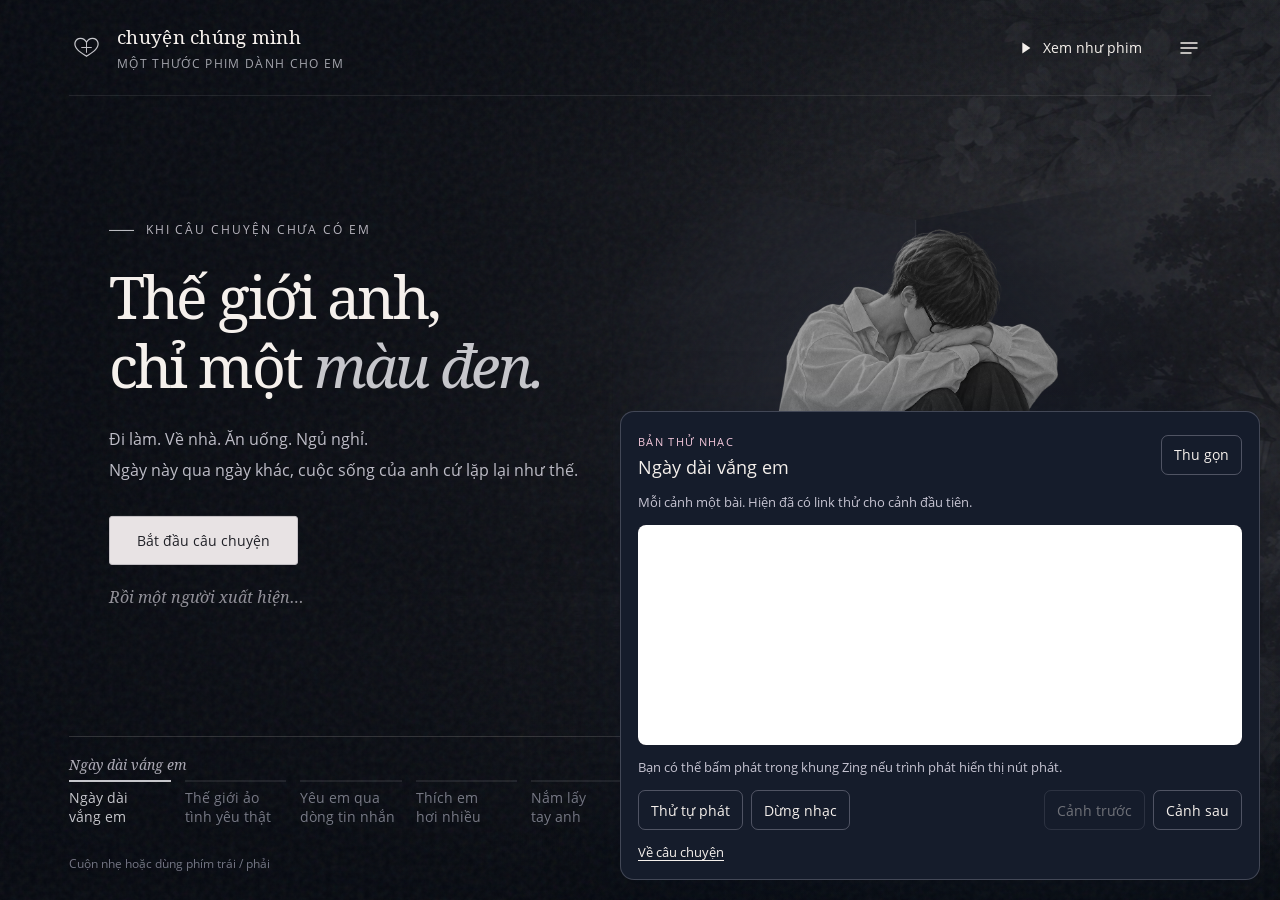
<file: chuyen-chung-minh/thu-nhac.html>
<!doctype html>
<html lang="vi">
<head>
  <meta charset="utf-8">
  <meta name="viewport" content="width=device-width,initial-scale=1,viewport-fit=cover">
  <meta name="theme-color" content="#0b0d13">
  <meta name="description" content="Từ những ngày đen trắng, một bình luận trên Threads, đến một câu chuyện có chúng mình. Một thước phim nhỏ dành cho em.">
  <meta property="og:title" content="Kể từ khi có em — Chuyện chúng mình">
  <meta property="og:description" content="Có một người, làm những ngày bình thường bắt đầu có màu.">
  <meta property="og:type" content="website">
  <meta property="og:image" content="./assets/night-garden.webp">
  <title>Thử nhạc theo từng cảnh — Chuyện chúng mình</title>
  <link rel="icon" href="./assets/favicon.svg" type="image/svg+xml">
  <link rel="preload" href="./assets/night-garden.webp" as="image" fetchpriority="high">
  <link rel="preload" href="./assets/story-serif.woff" as="font" type="font/woff" crossorigin>
  <link rel="stylesheet" href="./style.css?v=stay-please-v27">
  <link rel="stylesheet" href="./zing-test.css?v=zing-test-v28">
  <script src="./story.js?v=stay-please-v27" defer></script>
  <script src="./zing-test.js?v=zing-test-v28" defer></script>
</head>
<body data-chapter="0">
  <a class="skip-link" href="#story-title-0">Đến câu chuyện</a>
  <div class="world" aria-hidden="true">
    <img class="landscape" src="./assets/night-garden.webp" alt="" fetchpriority="high">
    <div class="world-shade"></div>
    <div class="world-light"></div>
    <div class="dawn-surface"></div>
    <div class="dawn-bloom"></div>
    <img class="cafe-ambience" src="./assets/first-date-cafe-v16.webp" alt="" decoding="async">
    <img class="library-ambience" src="./assets/library-together-v19.webp" alt="" decoding="async">
    <img class="lake-ambience" src="./assets/an-binh-night-v14.webp" alt="" decoding="async">
    <img class="guitar-ambience" src="./assets/guitar-evening-v24.webp" alt="" decoding="async">
    <img class="stay-ambience" src="./assets/stay-letters-v27.webp" alt="" decoding="async">
    <div class="location-wash"></div>
    <div class="finale-night-sky"><div class="finale-stars"></div><img class="full-moon" src="./assets/full-moon-v26.webp" alt="" decoding="async"></div>
    <div class="grain"></div>
    <div id="particles" class="particles"></div>
  </div>

  <header class="site-header">
    <a class="wordmark" href="#truoc-khi" aria-label="Chuyện chúng mình, về cảnh đầu">
      <svg viewBox="0 0 40 40" fill="none" aria-hidden="true"><path d="M20 30C14 26 5 21 7 14c2-6 10-6 13 0 3-6 11-6 13 0 2 7-7 12-13 16Z" stroke="currentColor" stroke-width="1.4"/><path d="M14 20h12M20 14v12" stroke="currentColor" stroke-width="1.1"/></svg>
      <span>chuyện chúng mình<span class="wordmark-sub">MỘT THƯỚC PHIM DÀNH CHO EM</span></span>
    </a>
    <div class="header-actions">
      <button id="autoplay" class="text-button auto-button" aria-label="Xem như phim" type="button" aria-pressed="false">
        <svg class="play-icon" viewBox="0 0 20 20" aria-hidden="true"><path d="m7 4 9 6-9 6Z" fill="currentColor"/></svg>
        <svg class="pause-icon" viewBox="0 0 20 20" aria-hidden="true"><path d="M6 4h3v12H6zm5 0h3v12h-3z" fill="currentColor"/></svg>
        <span>Xem như phim</span>
      </button>
      <button id="chapters-open" class="icon-button" type="button" aria-label="Mở các chương" aria-haspopup="dialog">
        <svg viewBox="0 0 24 24" fill="none" aria-hidden="true"><path d="M4 7h16M4 12h16M4 17h10" stroke="currentColor" stroke-width="1.5" stroke-linecap="round"/></svg>
      </button>
    </div>
  </header>

  <main id="story" class="story-stage" aria-label="Câu chuyện qua mười hoạt cảnh" aria-roledescription="trình chiếu">
    <section class="slide is-active" id="truoc-khi" data-duration="14000" aria-labelledby="story-title-0" aria-roledescription="cảnh">
      <div class="slide-copy">
        <p class="eyebrow"><span class="tiny-line"></span>KHI CÂU CHUYỆN CHƯA CÓ EM</p>
        <h1 id="story-title-0" tabindex="-1">Thế giới anh,<br> chỉ một <em>màu đen.</em></h1>
        <p class="story-text">Đi làm. Về nhà. Ăn uống. Ngủ nghỉ.<br> Ngày này qua ngày khác, cuộc sống của anh cứ lặp lại như thế.</p>
        <button class="primary-button" type="button" data-next>Bắt đầu câu chuyện</button>
        <p class="handwritten intro-note">Rồi một người xuất hiện…</p>
      </div>
      <div class="stage-art routine-art" aria-hidden="true">
        <svg class="corner-room" viewBox="0 0 700 600" fill="none">
          <defs><radialGradient id="corner-light"><stop stop-color="#343743" stop-opacity=".32"/><stop offset="1" stop-color="#11141c" stop-opacity="0"/></radialGradient></defs>
          <path d="M12 20 350 78 350 422 12 574Z" fill="#252833" fill-opacity=".68"/>
          <path d="M350 78 688 20 688 574 350 422Z" fill="#151922" fill-opacity=".88"/>
          <path d="m12 574 338-152 338 152Z" fill="#0e1119"/>
          <path d="M350 78v344L12 574m338-152 338 152" stroke="#a6a9b9" stroke-opacity=".2" stroke-width="1.5"/>
          <ellipse cx="350" cy="330" rx="335" ry="280" fill="url(#corner-light)"/>
        </svg>
        <div class="corner-shadow"></div>
        <img class="seated-character" src="./assets/seated-v4.webp" alt="" decoding="async" fetchpriority="high">
        <span class="routine-caption">rồi lại một ngày như thế.</span>
      </div>
    </section>

    <section class="slide" id="threads" data-duration="30000" aria-labelledby="story-title-1" aria-roledescription="cảnh" inert aria-hidden="true">
      <div class="slide-copy">
        <p class="eyebrow"><span class="tiny-line"></span>MỘT CHÚT TÌNH CỜ</p>
        <h2 id="story-title-1" tabindex="-1">Cho đến một ngày,<br> anh <em>thấy em.</em></h2>
        <p class="story-text">Bắt đầu từ một bài viết trên Threads.<br> Anh bình luận ở một bài, rồi hai bài, rồi ba bài. Câu chuyện của mình bắt đầu nhỏ xíu như thế.</p>
        <p class="handwritten">Một bình luận. Một khởi đầu.</p>
      </div>
      <div class="stage-art threads-art">
        <div class="thread-orbit orbit-one" aria-hidden="true"></div><div class="thread-orbit orbit-two" aria-hidden="true"></div>
        <div class="threads-scroll" role="region" aria-label="Bài viết trên Threads và bình luận của chúng mình">
          <article class="threads-post" aria-label="Bài viết của fiwegh">
            <div class="threads-root-post">
              <header class="threads-post-header">
                <svg class="threads-avatar" viewBox="0 0 44 44" aria-hidden="true"><circle cx="22" cy="22" r="21.5" fill="#252a35" stroke="#464e5e"/><circle cx="22" cy="17" r="9" fill="#8b929e"/><path d="M7 37c2-6 8-10 15-10s13 4 15 10a21 21 0 0 1-30 0Z" fill="#8b929e"/></svg>
                <div class="threads-meta"><strong class="threads-user">fiwegh</strong><time datetime="2026-10-11">11/10/2026</time></div>
                <span class="threads-more" aria-hidden="true">•••</span>
              </header>
              <div class="threads-post-content" role="region" aria-label="Bài viết của fiwegh, cuộn để đọc đủ" tabindex="0">
                <p>ngày 1 gửi cho bạn trai tương lai của em.</p>
                <p>hôm qua đúng là một ngày tồi tệ của em giữa thủ đô nhộn nhịp này, anh biết không? em lang thang với chiếc xe thủng săm vào lúc 23h mà không tìm được chỗ sửa. tất cả các tiệm sửa xung quanh đó đều đã đóng cửa rồi và em cũng không thể dắt bộ về với quãng đường 14km được. lúc đó em chỉ còn có 80k trong tài khoản thôi, em cầm đt lên và chẳng biết phải gọi ai giúp đỡ cả, vì em không có bạn bè nào ở gần đó hết. <span class="threads-page-count" aria-label="Phần 1 trên 2">1/2</span></p>
              </div>
              <div class="threads-actions" aria-label="10 lượt thích, 6 bình luận">
                <span class="threads-liked"><svg viewBox="0 0 24 24" aria-hidden="true"><path d="M20.8 4.9c-2.2-2.2-5.5-1.8-7.4.4L12 7l-1.4-1.7C8.7 3.1 5.4 2.7 3.2 4.9c-2.8 2.8-1.5 7.1 1 9.6L12 22l7.8-7.5c2.5-2.5 3.8-6.8 1-9.6Z"/></svg><span>10</span></span>
                <span><svg viewBox="0 0 24 24" aria-hidden="true"><path d="M20.5 11.4A8.6 8.6 0 1 0 12 20c1.3 0 2.5-.3 3.6-.8l4.8 1.2-1.2-4.8c.9-1.3 1.3-2.7 1.3-4.2Z"/></svg><span>6</span></span>
                <span><svg viewBox="0 0 24 24" aria-hidden="true"><path d="M3 9V4m0 0h5M3 4l3 3a8 8 0 0 1 14 3M21 15v5m0 0h-5m5 0-3-3a8 8 0 0 1-14-3"/></svg></span><span><svg viewBox="0 0 24 24" aria-hidden="true"><path d="m4 3 17 9L4 21l3-9-3-9Zm3 9h14"/></svg></span><span><svg viewBox="0 0 24 24" aria-hidden="true"><path d="M6 3h12a1 1 0 0 1 1 1v17l-7-4-7 4V4a1 1 0 0 1 1-1Z"/></svg></span>
              </div>
            </div>
            <article class="threads-reply" aria-label="Bình luận của lamtinhvoinguoila">
              <header class="threads-post-header">
                <span class="threads-avatar threads-reply-avatar" aria-hidden="true">l</span>
                <div class="threads-meta"><strong class="threads-user">lamtinhvoinguoila</strong><time datetime="2026-10-11">11/10/2026</time></div>
                <span class="threads-more" aria-hidden="true">•••</span>
              </header>
              <p class="threads-reply-text">Vậy nên em đã làm gì, có thể cho anh nghe nốt được k</p>
              <div class="threads-actions" aria-label="1 phản hồi">
                <span><svg viewBox="0 0 24 24" aria-hidden="true"><path d="M20.8 4.9c-2.2-2.2-5.5-1.8-7.4.4L12 7l-1.4-1.7C8.7 3.1 5.4 2.7 3.2 4.9c-2.8 2.8-1.5 7.1 1 9.6L12 22l7.8-7.5c2.5-2.5 3.8-6.8 1-9.6Z"/></svg></span><span><svg viewBox="0 0 24 24" aria-hidden="true"><path d="M20.5 11.4A8.6 8.6 0 1 0 12 20c1.3 0 2.5-.3 3.6-.8l4.8 1.2-1.2-4.8c.9-1.3 1.3-2.7 1.3-4.2Z"/></svg><span>1</span></span><span><svg viewBox="0 0 24 24" aria-hidden="true"><path d="M3 9V4m0 0h5M3 4l3 3a8 8 0 0 1 14 3M21 15v5m0 0h-5m5 0-3-3a8 8 0 0 1-14-3"/></svg></span><span><svg viewBox="0 0 24 24" aria-hidden="true"><path d="m4 3 17 9L4 21l3-9-3-9Zm3 9h14"/></svg></span><span><svg viewBox="0 0 24 24" aria-hidden="true"><path d="M6 3h12a1 1 0 0 1 1 1v17l-7-4-7 4V4a1 1 0 0 1 1-1Z"/></svg></span>
              </div>
            </article>
          </article>
        </div>
        <span class="floating-word" aria-hidden="true">tình cờ thôi, mà nhớ mãi.</span>
      </div>
    </section>

    <section class="slide" id="tin-nhan" data-duration="14000" aria-labelledby="story-title-2" aria-roledescription="cảnh" inert aria-hidden="true">
      <div class="slide-copy">
        <p class="eyebrow"><span class="tiny-line"></span>KHOẢNG CÁCH NGẮN ĐI MỘT CHÚT</p>
        <h2 id="story-title-2" tabindex="-1">Rồi anh nhắn em<br> những <em>dòng đầu tiên.</em></h2>
        <p class="story-text">Từ những bình luận dưới bài viết,<br> anh bắt đầu nhắn tin cho em. Hai người xa lạ dần bước vào thế giới của nhau.</p>
        <p class="handwritten">Chúng mình, từ một ô tin nhắn.</p>
      </div>
      <div class="stage-art messages-art">
        <div class="message-halo" aria-hidden="true"></div>
        <article class="dm-phone" aria-label="Những tin nhắn đầu tiên với fiwegh">
          <header class="dm-header">
            <svg class="dm-back" viewBox="0 0 24 24" aria-hidden="true"><path d="m14 5-7 7 7 7M7 12h14"/></svg>
            <svg class="dm-avatar" viewBox="0 0 36 36" aria-hidden="true"><circle cx="18" cy="18" r="18" fill="#c1bfcb"/><path d="M7 32c1-6 5-10 11-10s10 4 11 10" fill="#fff"/><ellipse cx="18" cy="14" rx="7" ry="9" fill="#fff"/></svg><strong>fiwegh</strong>
            <span class="dm-header-icons" aria-hidden="true">
              <svg viewBox="0 0 24 24"><path d="m5 3 4 4-2 3a13 13 0 0 0 7 7l3-2 4 4c-2 5-7 3-12-1S1 5 5 3Z"/></svg>
              <svg viewBox="0 0 24 24"><rect x="3" y="5" width="12" height="14" rx="3"/><path d="m15 9 6-3v12l-6-3Z"/></svg>
            </span>
          </header>
          <div class="dm-conversation">
            <div class="dm-heart dm-heart-one" aria-hidden="true">♥</div><div class="dm-heart dm-heart-two" aria-hidden="true">♥</div><div class="dm-heart dm-heart-three" aria-hidden="true">♥</div>
            <p class="dm-timestamp"><time datetime="2026-10-15T15:02:00+07:00">15:02 15 THG 10</time></p>
            <ol class="dm-messages" aria-label="Cuộc trò chuyện">
              <li class="dm-out"><span class="sr-only">Bạn: </span>Hallo em</li>
              <li class="dm-out"><span class="sr-only">Bạn: </span>Ib dc cho em rùi nè</li>
              <li class="dm-in"><span class="sr-only">fiwegh: </span>hé lo anh</li>
            </ol>
          </div>
        </article>
      </div>
    </section>

    <section class="slide" id="thu-vien" data-duration="14000" aria-labelledby="story-title-3" aria-roledescription="cảnh" inert aria-hidden="true">
      <div class="slide-copy">
        <p class="eyebrow"><span class="tiny-line"></span>MỘT BUỔI Ở THƯ VIỆN HVTC</p>
        <h2 id="story-title-3" tabindex="-1">Mỗi người một việc,<br> <em>vẫn ngồi cạnh nhau.</em></h2>
        <p class="story-text">Ở thư viện Học viện Tài chính, mình ngồi cùng một bàn.<br> Mỗi người một chiếc laptop, cùng làm việc.<br> Chẳng cần nói nhiều, có em ở cạnh là đủ.</p>
        <p class="handwritten">Yên lặng thôi, cũng thấy vui.</p>
      </div>
      <figure class="stage-art library-work-art">
        <img class="library-work-scene" src="./assets/library-together-v19.webp" alt="Tranh vẽ lại thư viện Học viện Tài chính theo ảnh tham khảo: các bàn đọc xếp song song cùng hướng, ghế xanh, nền gạch xám, đèn trần và các giá sách đỏ. Hai đứa ngồi trong dãy bàn chung có vài ghế trống cạnh bên, quay cùng hướng với các sinh viên xung quanh: anh mặc sơ mi trắng, đeo kính và làm việc trên laptop xám; em mặc cardigan hồng và làm việc trên laptop đen." decoding="async">
        <figcaption>Thư viện Học viện Tài chính</figcaption>
      </figure>
    </section>

    <section class="slide" id="gap-nhau" data-duration="14000" aria-labelledby="story-title-4" aria-roledescription="cảnh" inert aria-hidden="true">
      <div class="slide-copy">
        <p class="eyebrow"><span class="tiny-line"></span>BUỔI HẸN ĐẦU Ở CAFÉ NHÀ KỂ</p>
        <h2 id="story-title-4" tabindex="-1">Buổi hẹn đầu,<br> <em>anh nắm tay em.</em></h2>
        <p class="story-text">Buổi hẹn đầu tiên, ở Café Nhà Kể.<br> Anh nắm tay em, dắt em bước vào quán.<br> Thêm một kỷ niệm, có cả hai đứa mình.</p>
        <p class="handwritten">Em ở đây, thật gần.</p>
      </div>
      <figure class="stage-art meeting-cafe-art">
        <img class="cafe-meeting-scene" src="./assets/first-date-cafe-v16.webp" alt="Tranh Café Nhà Kể với tường vàng, cửa chớp xanh và những chậu cây. Anh mặc sơ mi trắng, quần suông đen, nắm tay dẫn em bước vào quán; mèo cam ngồi ở cửa sổ, mèo trắng nằm nghiêng liếm chân trên thềm và mèo tam thể nằm cuộn tròn trong quán." decoding="async">
        <figcaption>Café Nhà Kể · buổi hẹn đầu tiên</figcaption>
      </figure>
    </section>

    <section class="slide" id="gan-hon" data-duration="14000" aria-labelledby="story-title-5" aria-roledescription="cảnh" inert aria-hidden="true">
      <div class="slide-copy">
        <p class="eyebrow"><span class="tiny-line"></span>MỘT ĐÊM BÊN HỒ AN BÌNH</p>
        <h2 id="story-title-5" tabindex="-1">Chỉ cần<br> <em>ngồi cạnh em.</em></h2>
        <p class="story-text">Một đêm ở hồ An Bình, Thành phố Giao Lưu.<br> Em tựa đầu lên vai anh.<br> Anh vòng tay qua vai em, cùng em nghe nhạc.</p>
        <p class="handwritten">Chỉ nghe nhạc, và ở cạnh nhau.</p>
      </div>
      <figure class="stage-art lake-night-art">
        <img class="lake-night-scene" src="./assets/an-binh-night-v14.webp" alt="Tranh đêm ở hồ An Bình, góc nhìn từ mặt hồ vào bờ: hai đứa ngồi trên mép kè quay ra nước, chân xuôi xuống mặt kè dốc; phía sau là đường dạo và hàng cây. Em tựa đầu vào vai anh, anh ôm vai ngoài của em, cùng em nghe nhạc." decoding="async">
        <figcaption>Hồ An Bình · Thành phố Giao Lưu</figcaption>
      </figure>
    </section>

    <section class="slide" id="nghe-anh-hat" data-duration="18000" aria-labelledby="story-title-6" aria-roledescription="cảnh" inert aria-hidden="true">
      <div class="slide-copy">
        <p class="eyebrow"><span class="tiny-line"></span>MỘT BUỔI ANH ĐÀN CHO EM NGHE</p>
        <h2 id="story-title-6" tabindex="-1">Nép vào anh,<br> <em>nghe anh hát.</em></h2>
        <p class="story-text">Anh ôm cây đàn, em ngồi ngay bên cạnh.<br> Đàn cho em nghe, rồi giữ lại khoảnh khắc này.<br> Một kỷ niệm nhỏ, mà anh muốn nhớ thật lâu.</p>
        <p class="handwritten">Một người đàn, một người lắng nghe.</p>
      </div>
      <figure class="stage-art guitar-performance-art">
        <img class="guitar-performance-scene" src="./assets/guitar-evening-v24.webp" alt="Tranh hai đứa ngồi cạnh nhau trong căn phòng quen: anh tóc layer, đeo kính và mặc sơ mi trắng, ôm cây đàn guitar nâu trên đùi rồi nghiêng người hôn nhẹ lên má em; em tóc dài, gương mặt thon, mặc áo trắng và mỉm cười." decoding="async">
        <figcaption>Một buổi anh đàn cho em nghe</figcaption>
      </figure>
    </section>

    <section class="slide" id="stay-please" data-duration="22000" aria-labelledby="story-title-7" aria-roledescription="cảnh" inert aria-hidden="true">
      <div class="slide-copy">
        <p class="eyebrow"><span class="tiny-line"></span>NHỮNG ĐIỀU MÌNH VIẾT CHO NHAU</p>
        <h2 id="story-title-7" tabindex="-1">Stay,<br> <em>please</em></h2>
        <p class="story-text">Mỗi người một bức thư,<br> đọc những lời người kia viết.<br> Bên Hồ Gươm, cùng hướng về Tháp Rùa.</p>
        <p class="handwritten">Ở lại nhé, mình còn nhiều điều muốn viết.</p>
      </div>
      <div class="stage-art stay-art">
        <figure class="stay-card stay-card-mirror">
          <img src="./assets/stay-mirror-v27.webp" alt="Tranh vẽ lại ảnh trước gương: anh tóc layer, đeo kính, mặc áo khoác đen trên áo đỏ, đứng sau và hôn nhẹ lên tóc em; em tóc dài, mặc cardigan trắng và quần suông tối màu, cầm điện thoại chụp ảnh trong căn phòng ấm áp." decoding="async">
          <figcaption>Một khoảnh khắc trước gương</figcaption>
        </figure>
        <figure class="stay-card stay-card-letters">
          <img src="./assets/stay-letters-v27.webp" alt="Hai đứa ngồi cạnh nhau trên rìa bờ Hồ Gươm, quay về phía mặt nước và Tháp Rùa ở xa. Anh và em mỗi người cầm một bức thư riêng do người kia viết, yên lặng đọc dưới ánh sáng dịu." decoding="async">
          <figcaption>Thư bên Hồ Gươm</figcaption>
        </figure>
      </div>
    </section>

    <section class="slide" id="co-mau" data-duration="16000" aria-labelledby="story-title-8" aria-roledescription="cảnh" inert aria-hidden="true">
      <div class="slide-copy">
        <p class="eyebrow"><span class="tiny-line"></span>NHỮNG ĐIỀU NHỎ BÉ CỦA HAI ĐỨA</p>
        <h2 id="story-title-8" tabindex="-1">Những ngày thường,<br> bắt đầu <em>có màu.</em></h2>
        <p class="story-text">Chúng mình dần thân thiết hơn,<br> có thêm những kỷ niệm cùng nhau.<br> Thế giới từng đen kịt của anh cũng dần đổi khác.</p>
        <p class="handwritten">Từng chút một. Kể từ khi có em.</p>
      </div>
      <div class="stage-art memories-art" aria-hidden="true">
        <div class="memory-line"></div>
        <figure class="memory-card memory-one"><div class="memory-picture first-memory"><span class="memory-at">@</span><span class="drawn-comment"></span><span class="memory-miniheart">♡</span></div><figcaption>Từ một bình luận</figcaption><span class="memory-tape"></span></figure>
        <figure class="memory-card memory-two"><div class="memory-picture second-memory"><img src="./assets/him-v3.webp" alt="" decoding="async"><img src="./assets/her-v2.webp" alt="" decoding="async"></div><figcaption>Đến những buổi gặp</figcaption><span class="memory-tape"></span></figure>
        <figure class="memory-card memory-three"><div class="memory-picture third-memory"><img src="./assets/together-v3.webp" alt="" decoding="async"></div><figcaption>Rồi bao kỷ niệm</figcaption><span class="memory-tape"></span></figure>
        <span class="memories-caption">gom lại thành chúng mình.</span>
      </div>
    </section>

    <section class="slide" id="chung-minh" data-duration="16000" aria-labelledby="story-title-9" aria-roledescription="cảnh" inert aria-hidden="true">
      <div class="slide-copy">
        <p class="eyebrow"><span class="tiny-line"></span>VÀ CÂU CHUYỆN VẪN ĐANG ĐƯỢC VIẾT</p>
        <h2 id="story-title-9" tabindex="-1">Đêm nay,<br> <em>trăng đẹp nhỉ</em></h2>
        <p class="story-text">Nếu có thể, ai chẳng muốn là xuân hạ thu đông của một người</p>
        <p class="handwritten final-note">Những trang tiếp theo, mình cùng viết nhé.</p>
        <button id="replay" class="primary-button replay-button" type="button">Kể lại từ đầu</button>
      </div>
      <div class="stage-art final-art" role="img" aria-label="Anh dang hai tay đón em. Em chạy tới ôm, anh hơi ngả ra sau rồi ôm em trong lòng.">
        <div class="final-sun" aria-hidden="true"></div><div class="final-ring" aria-hidden="true"></div>
        <svg class="finale-actors" viewBox="0 0 1600 1600" fill="none" aria-hidden="true" focusable="false">
          <g class="final-welcome"><image href="./assets/welcome-v4.webp" x="180" y="25" width="1024" height="1536"/></g>
          <g class="final-run-path"><g class="final-run-bob"><image href="./assets/running-v4.webp" x="260" y="194" width="911.54" height="1367"/></g></g>
          <g class="final-catch"><image href="./assets/catch-v4.webp" x="305" y="25" width="1024" height="1536"/></g>
        </svg>
        <div class="final-heart" aria-hidden="true">♡</div><span class="final-caption" aria-hidden="true">kể từ khi có em.</span>
      </div>
    </section>
    <div class="scene-wipe" aria-hidden="true"></div>
  </main>

  <footer class="story-footer">
    <div class="footer-top"><p id="scene-caption">Ngày dài vắng em</p><span id="scene-position" class="scene-position">1 / 10</span></div>
    <nav class="chapter-nav" aria-label="Chọn cảnh">
      <button class="chapter-button is-current" type="button" data-goto="0" aria-current="step"><span class="chapter-track"><i></i></span><span>Ngày dài vắng em</span></button>
      <button class="chapter-button" type="button" data-goto="1"><span class="chapter-track"><i></i></span><span>Thế giới ảo tình yêu thật</span></button>
      <button class="chapter-button" type="button" data-goto="2"><span class="chapter-track"><i></i></span><span>Yêu em qua dòng tin nhắn</span></button>
      <button class="chapter-button" type="button" data-goto="3"><span class="chapter-track"><i></i></span><span>Thích em hơi nhiều</span></button>
      <button class="chapter-button" type="button" data-goto="4"><span class="chapter-track"><i></i></span><span>Nắm lấy tay anh</span></button>
      <button class="chapter-button" type="button" data-goto="5"><span class="chapter-track"><i></i></span><span>Nơi này có anh</span></button>
      <button class="chapter-button" type="button" data-goto="6"><span class="chapter-track"><i></i></span><span>Nép vào anh và nghe anh hát</span></button>
      <button class="chapter-button" type="button" data-goto="7"><span class="chapter-track"><i></i></span><span>Stay, please</span></button>
      <button class="chapter-button" type="button" data-goto="8"><span class="chapter-track"><i></i></span><span>Ánh nắng của anh</span></button>
      <button class="chapter-button" type="button" data-goto="9"><span class="chapter-track"><i></i></span><span>Hơn cả yêu</span></button>
    </nav>
    <div class="footer-bottom"><span class="navigation-hint">Cuộn nhẹ hoặc dùng phím trái / phải</span><div class="scene-controls"><button id="previous" class="text-button" type="button" disabled>Trở lại</button><span class="control-divider"></span><button id="next" class="text-button next-button" type="button">Cảnh tiếp</button></div></div>
  </footer>

  <dialog id="chapters-dialog" class="chapters-dialog" aria-labelledby="chapters-title">
    <div class="dialog-top"><span class="eyebrow">TỪ MỘT NGƯỜI XA LẠ</span><button id="chapters-close" class="icon-button" type="button" aria-label="Đóng các chương">×</button></div>
    <h2 id="chapters-title">Đến một người <em>đặc biệt.</em></h2>
    <nav aria-label="Các chương của câu chuyện">
      <button type="button" data-goto="0"><span>Ngày dài vắng em</span><small>Những ngày đen trắng</small></button>
      <button type="button" data-goto="1"><span>Thế giới ảo tình yêu thật</span><small>Những bình luận đầu tiên</small></button>
      <button type="button" data-goto="2"><span>Yêu em qua dòng tin nhắn</span><small>Hai thế giới bắt đầu chạm nhau</small></button>
      <button type="button" data-goto="3"><span>Thích em hơi nhiều</span><small>Cùng làm việc ở thư viện HVTC</small></button>
      <button type="button" data-goto="4"><span>Nắm lấy tay anh</span><small>Nắm tay em bước vào quán</small></button>
      <button type="button" data-goto="5"><span>Nơi này có anh</span><small>Tựa vai nghe nhạc bên hồ</small></button>
      <button type="button" data-goto="6"><span>Nép vào anh và nghe anh hát</span><small>Một buổi anh đàn cho em nghe</small></button>
      <button type="button" data-goto="7"><span>Stay, please</span><small>Trước gương và những lá thư bên Hồ Gươm</small></button>
      <button type="button" data-goto="8"><span>Ánh nắng của anh</span><small>Những ngày thường bắt đầu có màu</small></button>
      <button type="button" data-goto="9"><span>Hơn cả yêu</span><small>Những trang tiếp theo của chúng mình</small></button>
    </nav>
  </dialog>
  <aside class="music-trial" aria-label="Thử nhạc theo từng cảnh">
    <div class="music-trial-heading">
      <div><span class="music-trial-badge">BẢN THỬ NHẠC</span><h2 id="music-trial-title">Ngày dài vắng em</h2></div>
      <button id="music-trial-toggle" type="button" aria-expanded="true" aria-controls="music-trial-body">Thu gọn</button>
    </div>
    <div id="music-trial-body">
      <p class="music-trial-note">Mỗi cảnh một bài. Hiện đã có link thử cho cảnh đầu tiên.</p>
      <div id="music-trial-player"></div>
      <p id="music-trial-status" role="status"></p>
      <div class="music-trial-actions">
        <button id="music-trial-start" type="button">Thử tự phát</button>
        <button id="music-trial-stop" type="button">Dừng nhạc</button>
        <div class="music-trial-scenes"><button id="music-trial-prev" type="button">Cảnh trước</button><button id="music-trial-next" type="button">Cảnh sau</button></div>
      </div>
      <a class="music-trial-return" href="./index.html#truoc-khi">Về câu chuyện</a>
    </div>
  </aside>
  <p id="announcer" class="sr-only" aria-live="polite" aria-atomic="true"></p>
  <noscript><p class="noscript-message">Bật JavaScript để xem hoạt cảnh và chuyển qua các chương.</p></noscript>
</body>
</html>
</file>
<file: chuyen-chung-minh/style.css>
@font-face{font-family:StorySerif;src:url('./assets/story-serif.woff') format('woff');font-weight:400;font-style:normal;font-display:swap}
@font-face{font-family:StorySerif;src:url('./assets/story-serif-italic.woff') format('woff');font-weight:400;font-style:italic;font-display:swap}
@font-face{font-family:StorySans;src:url('./assets/story-sans.woff') format('woff');font-weight:400;font-style:normal;font-display:swap}
:root{color-scheme:dark;--ink:#0b0d13;--paper:#f5f0ec;--muted:#a4a4ab;--rose:#eeb9bd;--line:rgba(234,229,225,.17);--serif:StorySerif,Georgia,serif;--sans:StorySans,Arial,sans-serif;--gray:1;--landscape-opacity:.16;--warm-opacity:0;--scene-color:#121319;--accent:#c6c6cb}
*{box-sizing:border-box}html{font-size:16px}body{margin:0;min-width:320px;height:100svh;height:100dvh;overflow:hidden;display:grid;grid-template-rows:96px minmax(0,1fr) 164px;background:var(--ink);color:var(--paper);font-family:var(--sans);-webkit-font-smoothing:antialiased;transition:background 1.3s ease}
button,a{-webkit-tap-highlight-color:transparent}button{font:inherit;color:inherit;cursor:pointer}button:disabled{cursor:default;opacity:.3}a{color:inherit;text-decoration:none}button:focus-visible,a:focus-visible{outline:2px solid var(--rose);outline-offset:6px}button{touch-action:manipulation}h1,h2,p,figure{margin:0}h1,h2{font-family:var(--serif);font-weight:400}em{font-family:var(--serif);font-weight:400;font-style:italic;color:var(--accent);transition:color 1.2s ease}svg{display:block}h1:focus,h2:focus{outline:none}
.world{position:fixed;inset:0;overflow:hidden;z-index:-2;background:var(--scene-color);transition:background 1.4s ease}.landscape{width:100%;height:100%;object-fit:cover;object-position:center;opacity:var(--landscape-opacity);filter:grayscale(var(--gray));transform:scale(1.06);transition:filter 1.8s ease,opacity 1.8s ease,transform 9s ease;will-change:transform}.world-shade{position:absolute;inset:0;background:linear-gradient(90deg,rgba(6,9,16,.91) 0%,rgba(6,9,16,.7) 36%,rgba(6,9,16,.05) 76%),linear-gradient(0deg,rgba(5,9,15,.94),transparent 27%,transparent 80%,rgba(5,9,15,.28))}.world-light{position:absolute;inset:0;background:radial-gradient(ellipse at 78% 55%,rgba(226,146,162,.14),transparent 52%);opacity:var(--warm-opacity);transition:opacity 1.6s}.grain{position:absolute;inset:0;opacity:.065;background-image:url("data:image/svg+xml,%3Csvg viewBox='0 0 180 180' xmlns='http://www.w3.org/2000/svg'%3E%3Cfilter id='n'%3E%3CfeTurbulence type='fractalNoise' baseFrequency='.78' numOctaves='3' stitchTiles='stitch'/%3E%3C/filter%3E%3Cpath fill='%23fff' filter='url(%23n)' d='M0 0h180v180H0z'/%3E%3C/svg%3E");pointer-events:none}
.site-header,.story-footer{position:relative;z-index:10;margin:0 5.4vw}.site-header{display:flex;align-items:center;justify-content:space-between;border-bottom:1px solid rgba(255,255,255,.09)}.wordmark{display:flex;align-items:center;gap:13px}.wordmark>svg{width:35px;height:35px;color:var(--accent);transition:color 1.2s}.wordmark>span{font-family:var(--serif);font-size:1.18rem;letter-spacing:.015em}.wordmark-sub{display:block;margin-top:5px;color:#a4a5ad;font-family:var(--sans);font-size:.65rem;letter-spacing:.16em}.header-actions{display:flex;align-items:center;gap:25px}.text-button,.icon-button{border:0;background:transparent;display:inline-flex;align-items:center;justify-content:center;gap:9px;min-height:44px;padding:8px 0;font-size:.875rem}.text-button{transition:color .2s}.text-button:hover:not(:disabled){color:var(--rose)}.auto-button svg{width:18px;height:18px}.auto-button .pause-icon{display:none}.auto-button[aria-pressed=true] .play-icon{display:none}.auto-button[aria-pressed=true] .pause-icon{display:block}.icon-button{width:44px;min-width:44px;padding:9px}.icon-button>svg{width:24px;height:24px}
.story-stage{position:relative;min-height:0;isolation:isolate;touch-action:pan-y}.slide{position:absolute;inset:0;overflow:hidden;opacity:0;visibility:hidden;transform:translateX(36px);transition:opacity .7s ease,transform .9s cubic-bezier(.19,1,.22,1),visibility .7s;pointer-events:none}.slide.is-active{opacity:1;visibility:visible;transform:none;pointer-events:auto}.slide.is-before{transform:translateX(-36px)}.slide-copy{position:absolute;z-index:4;left:8.5vw;top:50%;transform:translateY(-50%);width:44%;max-width:620px;padding:20px 0}.eyebrow{display:flex;align-items:center;gap:12px;letter-spacing:.16em;line-height:1.7;font-size:.7rem;color:#b9b6bf}.tiny-line{width:25px;height:1px;background:var(--accent);flex-shrink:0;transition:background 1s}.slide h1,.slide h2{font-size:clamp(2.7rem,4.6vw,5.2rem);line-height:1.16;letter-spacing:-.045em;margin:22px 0 25px;max-width:100%;text-wrap:balance}.story-text{font-size:clamp(1rem,1.08vw,1.13rem);line-height:1.95;color:#bebdc7;max-width:480px;text-wrap:pretty}.handwritten{font-family:var(--serif);font-style:italic;color:var(--accent);font-size:1.1rem;line-height:1.8;margin-top:25px;transition:color 1.2s}.primary-button{display:inline-flex;align-items:center;justify-content:center;min-height:49px;margin-top:30px;padding:14px 27px;font-size:.875rem;border:1px solid #c7c3c7;background:#e8e3e4;color:#202127;border-radius:3px;transition:background .25s,transform .25s,box-shadow .25s}.primary-button:hover{background:#fff3f1;transform:translateY(-2px);box-shadow:0 7px 30px #eeb9bd20}.intro-note{font-size:1rem;margin-top:18px;color:#929199}.slide.is-active .slide-copy>*{animation:copy-arrive .9s cubic-bezier(.19,1,.22,1) both}.slide.is-active .slide-copy>*:nth-child(2){animation-delay:.07s}.slide.is-active .slide-copy>*:nth-child(3){animation-delay:.17s}.slide.is-active .slide-copy>*:nth-child(4){animation-delay:.28s}.slide.is-active .slide-copy>*:nth-child(5){animation-delay:.34s}
.stage-art{position:absolute;z-index:2;width:49%;height:100%;right:3.5%;top:0;pointer-events:none}.stage-art img{user-select:none}.stage-art>*{animation-play-state:paused!important}.is-active .stage-art>*{animation-play-state:running!important}
.routine-art{height:95%;top:3%;right:4%}.clock-ring{position:absolute;width:min(34vw,440px);aspect-ratio:1;left:50%;top:44%;transform:translate(-50%,-50%);border:1px solid #68697529;border-radius:50%}.clock-ring:before,.clock-ring:after{content:"";position:absolute;border:1px solid #68697518;inset:20px;border-radius:50%}.clock-ring:after{inset:-22px}.clock-ring span{position:absolute;left:50%;top:50%;height:45%;width:1px;background:linear-gradient(#a6a6ae55,transparent);transform-origin:top;animation:clock-turn 28s linear infinite}.lone-character{position:absolute;left:50%;bottom:11%;height:76%;max-width:65%;object-fit:contain;filter:grayscale(1) brightness(.69);transform:translateX(-50%);animation:lone-breathe 5s ease-in-out infinite}.routine-path{position:absolute;left:17%;right:17%;top:15%;bottom:17%;border:1px dashed #71737d24;border-radius:47%}.routine-chip{position:absolute;display:flex;flex-direction:column;align-items:center;gap:10px;color:#a3a3ae;font-size:.875rem;animation:cycle-light 12s linear infinite}.routine-chip>svg{width:29px;height:29px;fill:none;stroke:currentColor;stroke-width:1.15;stroke-linecap:round;stroke-linejoin:round}.work-chip{left:20%;top:9%}.home-chip{right:15%;top:22%;animation-delay:3s}.eat-chip{right:16%;bottom:19%;animation-delay:6s}.sleep-chip{left:16%;bottom:24%;animation-delay:9s}.routine-caption{position:absolute;bottom:4%;width:100%;text-align:center;font-family:var(--serif);font-style:italic;color:#85858f;font-size:1rem}
.threads-art{display:flex;align-items:center;justify-content:center}.post-card{width:340px;max-width:85%;padding:24px 25px;background:linear-gradient(145deg,#1e2532,#111722);border:1px solid #747c903b;border-radius:15px;box-shadow:0 34px 90px #04070f66;transform:rotate(-5deg);animation:card-hover 7s ease-in-out infinite}.post-top{display:flex;align-items:center;gap:10px;line-height:1.3}.profile-dot{background:linear-gradient(130deg,#e2acb4,#9d769d);border:1px solid #f0bdc733;border-radius:50%;width:37px;height:37px;display:grid;place-items:center;color:#322438;font-family:var(--serif);font-style:italic;flex-shrink:0}.post-top>span:not(.thread-symbol){font-size:.85rem}.post-top small{display:block;color:#7c8596;font-size:.75rem;margin-top:5px}.thread-symbol{margin-left:auto;font-size:1.8rem;line-height:1;color:#e5dfe7;font-family:Arial,sans-serif}.post-lines{display:grid;gap:9px;padding:24px 0}.post-lines i,.comment i{height:5px;border-radius:3px;background:#6270844a;display:block;width:92%}.post-lines i:nth-child(2){width:100%}.post-lines i:nth-child(3){width:64%}.post-actions{display:flex;gap:17px;align-items:center;color:#a4a8b2;font-size:1.5rem;height:20px}.post-actions svg{width:19px;height:19px;fill:none;stroke:currentColor;stroke-width:1}.post-divider{height:1px;background:#7d869322;margin:20px 0}.comment{display:flex;align-items:center;gap:10px;margin-top:17px}.comment>div{flex:1}.comment-avatar{width:28px;height:28px;border-radius:50%;background:#414858;color:#c1bdc7;display:grid;place-items:center;font-family:var(--serif);font-style:italic;font-size:.9rem}.comment b{font-size:.79rem;font-weight:400;display:block;color:#c9c5d0;margin-bottom:7px}.comment i{height:4px;max-width:130px}.comment>span:last-child{color:#9494a3}.comment>span.pink{color:var(--rose)}.is-active .comment{animation:comment-arrive 8s both infinite}.is-active .comment-two{animation-delay:1.2s}.is-active .comment-three{animation-delay:2.4s}.thread-orbit{position:absolute;width:400px;aspect-ratio:1;border:1px solid #caabb014;border-radius:50%}.orbit-one{transform:rotate(25deg) scaleX(.85)}.orbit-two{transform:rotate(-35deg) scaleX(.85)}.floating-word{position:absolute;right:11%;bottom:6%;font-family:var(--serif);font-style:italic;color:#c7a9b8;transform:rotate(-7deg);font-size:1.1rem}.color-spark{position:absolute;width:6px;height:6px;border-radius:50%;background:var(--rose);box-shadow:0 0 25px #f8b5ca99;animation:sparkle 4s ease-in-out infinite}.spark-one{left:13%;top:23%}.spark-two{right:14%;bottom:23%;animation-delay:2s}
.messages-art{display:flex;align-items:center;justify-content:center}.message-halo{position:absolute;width:410px;height:410px;border-radius:50%;background:radial-gradient(ellipse,#b481aa20,transparent 68%);animation:glow-breathe 6s ease-in-out infinite}.phone{position:relative;width:272px;height:428px;max-height:94%;border:1px solid #a4a7bd55;background:linear-gradient(155deg,#222c40,#151b2b);border-radius:35px;box-shadow:17px 30px 75px #060a1580,inset 0 0 0 5px #101521aa;padding:31px 19px 20px;transform:rotate(7deg);animation:phone-hover 7s ease-in-out infinite}.phone-speaker{position:absolute;top:12px;left:40%;height:5px;width:20%;background:#0c1120;border-radius:5px}.phone-header{display:flex;align-items:center;gap:10px;border-bottom:1px solid #c6cad814;padding-bottom:12px}.phone-header>div:nth-child(2){font-size:1rem;font-family:var(--serif)}.phone-header small{display:block;color:#9c9eb1;font-family:var(--sans);font-size:.65rem;margin-top:4px}.phone-header>span{margin-left:auto;color:var(--rose);font-size:1.4rem}.chat-date{font-size:.57rem;letter-spacing:.12em;color:#a5a6b7;text-align:center;padding:19px 0 15px}.chat-bubble{padding:12px 13px;border-radius:12px;display:grid;gap:7px;max-width:75%;position:relative}.chat-bubble i{display:block;width:110px;max-width:100%;height:4px;border-radius:4px;background:#e6c7dd5e}.chat-bubble i:last-child{width:68%}.bubble-out{background:#785b81;margin-left:auto;border-bottom-right-radius:3px}.bubble-in{background:#364258;margin-right:auto;border-bottom-left-radius:3px;margin-top:12px}.bubble-in i{background:#b9c4dd47}.bubble-three{margin-top:13px}.bubble-four{margin-top:13px}.bubble-heart{position:absolute;right:12px;bottom:8px;font-size:1.3rem;color:#f5d3db}.sent-note{display:block;text-align:right;font-size:.6rem;color:#a49eb6;margin-top:5px}.phone-input{position:absolute;bottom:20px;left:19px;right:19px;display:flex;align-items:center;justify-content:space-between;gap:10px;border:1px solid #a2a8bc2b;border-radius:20px;padding:10px 13px;color:#9698b1;font-size:.72rem}.typing{display:flex;gap:3px}.typing i{display:block;width:3px;height:3px;background:#c8b5d1;border-radius:50%;animation:typing 1.3s infinite}.typing i:nth-child(2){animation-delay:.18s}.typing i:nth-child(3){animation-delay:.36s}.little-message{position:absolute;background:#263149d9;border:1px solid #c3bed532;border-radius:10px;padding:12px 17px;font-family:var(--serif);font-style:italic;font-size:1.05rem;color:#d3c1d9;box-shadow:0 10px 30px #080b1233}.message-float-one{left:1%;top:23%;transform:rotate(-9deg);animation:float-small 6s infinite ease-in-out}.message-float-two{right:0;bottom:20%;transform:rotate(5deg);animation:float-small 6s infinite ease-in-out reverse}.is-active .bubble-one,.is-active .sent-note{animation:chat-arrive 10s infinite both}.is-active .bubble-two{animation:chat-arrive 10s .9s infinite both}.is-active .bubble-three{animation:chat-arrive 10s 1.8s infinite both}.is-active .bubble-four{animation:chat-arrive 10s 2.7s infinite both}
.meeting-art{right:3%;height:100%}.meeting-glow{position:absolute;inset:12% 1% 3%;background:radial-gradient(ellipse at 50% 70%,#e4adbc24,transparent 65%);border-radius:50%;animation:glow-breathe 6s infinite ease-in-out}.meeting-boy,.meeting-girl{position:absolute;bottom:5%;height:88%;width:50%;object-fit:contain;filter:drop-shadow(0 14px 25px #12162940)}.meeting-boy{left:6%}.meeting-girl{right:3%;height:83%}.is-active .meeting-boy{animation:meet-from-left 6s cubic-bezier(.18,.65,.25,1) both}.is-active .meeting-girl{animation:meet-from-right 6s cubic-bezier(.18,.65,.25,1) both}.ground-line{position:absolute;bottom:8%;left:18%;right:13%;height:1px;background:linear-gradient(90deg,transparent,#d3a1ba66,transparent)}.meeting-heart{position:absolute;top:3%;left:49%;font-size:3.6rem;font-family:var(--serif);color:#eec1c8;transform:rotate(7deg);animation:heart-beat 3s ease-in-out infinite}.meeting-label{position:absolute;z-index:2;font-family:var(--serif);font-style:italic;color:#e2c5cf;font-size:1rem;background:#273049a1;padding:9px 15px;border:1px solid #d9bbcb20;border-radius:3px;white-space:nowrap}.label-first{left:0;top:32%;transform:rotate(-7deg)}.label-second{right:-1%;bottom:15%;transform:rotate(5deg)}
.embrace-art{right:2%;width:51%}.together-character{position:absolute;left:50%;bottom:0;height:98%;width:85%;object-fit:contain;transform:translateX(-50%);animation:couple-breathe 6s infinite ease-in-out}.embrace-glow{position:absolute;inset:5% 4%;background:radial-gradient(ellipse,#e99fbd25,transparent 69%);border-radius:50%;animation:glow-breathe 7s infinite ease-in-out}.embrace-orbit{position:absolute;width:72%;aspect-ratio:1;top:50%;left:50%;border:1px solid #edbacb20;border-radius:50%}.orbit-a{transform:translate(-50%,-50%) rotate(-22deg) scaleX(.75)}.orbit-b{transform:translate(-50%,-50%) rotate(22deg) scaleX(.75)}.embrace-heart{position:absolute;color:#edb9c7;font-family:var(--serif);font-size:2.3rem;animation:heart-rise 7s infinite both;opacity:0}.heart-one{left:22%;top:30%}.heart-two{right:21%;top:42%;animation-delay:2.3s;font-size:1.6rem}.heart-three{right:28%;top:15%;animation-delay:4.6s;font-size:1.4rem}
.memories-art{right:3%;width:49%;height:94%;top:3%}.memory-line{position:absolute;width:92%;height:110px;border-bottom:1px solid #efced24f;border-radius:50%;top:1%;transform:rotate(-4deg)}.memory-card{position:absolute;width:207px;aspect-ratio:.79;padding:11px 11px 19px;background:#e2d3d1;box-shadow:0 20px 50px #070a124d;color:#40383f;animation:memory-float 7s ease-in-out infinite}.memory-picture{position:relative;height:84%;background:#6c6e8b;overflow:hidden}.memory-card figcaption{font-family:var(--serif);font-style:italic;font-size:.94rem;text-align:center;margin-top:11px}.memory-one{left:5%;top:8%;transform:rotate(-13deg);--card-rotation:-13deg}.memory-two{right:4%;top:22%;transform:rotate(10deg);--card-rotation:10deg;animation-delay:-2s}.memory-three{left:20%;top:48%;transform:rotate(-5deg);--card-rotation:-5deg;animation-delay:-4s}.memory-tape{position:absolute;left:50%;top:-12px;transform:translateX(-50%) rotate(-6deg);width:72px;height:24px;background:#d2c5bba6;opacity:.9}.first-memory{background:linear-gradient(150deg,#343c55,#9b7893)}.memory-at{position:absolute;font-size:4rem;left:24%;top:16%;font-family:Arial,sans-serif;transform:rotate(-12deg);color:#ead1df}.memory-miniheart{position:absolute;font-size:2.7rem;right:14%;bottom:14%;transform:rotate(17deg);color:#f5d4df}.drawn-comment{position:absolute;left:17%;bottom:22%;width:65px;height:36px;border:1px solid #dabacd77;border-radius:9px}.drawn-comment:after{content:"";position:absolute;width:25px;height:3px;background:#dabacd77;top:11px;left:12px;box-shadow:0 8px #dabacd77}.second-memory{background:linear-gradient(155deg,#6d7190,#d1a7b6)}.second-memory img{position:absolute;bottom:-23%;height:118%;width:auto;max-width:90%}.second-memory img:first-child{left:-4%}.second-memory img:last-child{right:-4%;height:112%}.third-memory{background:linear-gradient(155deg,#b17e91,#f2bfaa)}.third-memory>img{height:125%;position:absolute;top:1%;left:50%;transform:translateX(-50%)}.memories-caption{position:absolute;right:0;bottom:0;font-family:var(--serif);font-style:italic;color:#dfbbc4;font-size:1.1rem;transform:rotate(-7deg)}
.final-art{right:2%;width:51%}.final-sun{position:absolute;width:68%;aspect-ratio:1;border-radius:50%;top:49%;left:50%;transform:translate(-50%,-50%);background:radial-gradient(ellipse,#f9c2b12e,#f2aeaf0d 65%,transparent 70%);animation:glow-breathe 7s infinite ease-in-out}.final-ring{position:absolute;width:65%;aspect-ratio:1;border-radius:50%;top:51%;left:50%;transform:translate(-50%,-50%);border:1px solid #f2bfbd3b;box-shadow:0 0 0 22px #f2bfbd07,0 0 0 44px #f2bfbd04}.final-boy,.final-girl{position:absolute;bottom:7%;height:87%;width:54%;object-fit:contain}.final-boy{left:8%;animation:final-sway 7s infinite ease-in-out}.final-girl{right:4%;height:81%;animation:final-sway 7s -2s infinite ease-in-out}.final-heart{position:absolute;top:1%;left:47%;font-size:3rem;color:#f2c6ce;font-family:var(--serif);animation:heart-beat 4s ease-in-out infinite}.final-caption{position:absolute;bottom:0;left:0;width:100%;text-align:center;font-size:1.25rem;color:#eed0d0;font-family:var(--serif);font-style:italic}.final-note{margin-top:20px}.replay-button{background:#ecc3bf;border-color:#ecc3bf;margin-top:22px}
.story-footer{border-top:1px solid var(--line);padding-top:18px;display:flex;flex-direction:column}.footer-top{display:flex;justify-content:space-between;align-items:center;margin-bottom:13px}.footer-top p{font-size:.8rem;color:#adabb6;font-family:var(--serif);font-style:italic}.scene-position{font-size:.75rem;color:#888996;font-variant-numeric:tabular-nums;letter-spacing:.12em}.chapter-nav{display:grid;grid-template-columns:repeat(10,minmax(0,1fr));gap:14px}.chapter-button{border:0;padding:0;background:none;text-align:left;color:#777985;min-height:42px;font-size:.75rem;transition:color .4s}.chapter-button:hover{color:#d8c8cf}.chapter-track{height:2px;background:#9897a426;display:block;margin-bottom:11px;overflow:hidden}.chapter-track i{display:block;width:100%;height:100%;background:var(--accent);transform:scaleX(0);transform-origin:left;transition:transform .7s,background 1s}.chapter-button.is-past .chapter-track i,.chapter-button.is-current .chapter-track i{transform:scaleX(1)}.chapter-button.is-past{color:#b0a8b7}.chapter-button.is-current{color:var(--accent)}.is-playing .chapter-button.is-current .chapter-track i{transition:none;transform:scaleX(var(--progress,0))}.footer-bottom{display:flex;align-items:center;justify-content:space-between;margin-top:8px}.navigation-hint{font-size:.72rem;color:#737583}.scene-controls{display:flex;align-items:center;gap:18px}.scene-controls>.text-button{min-height:36px;font-size:.8rem}.control-divider{width:1px;height:12px;background:#a6a4b42e}.next-button{color:#dfd4dc}
body[data-chapter="1"]{--gray:.8;--landscape-opacity:.29;--warm-opacity:.15;--scene-color:#0d111a;--accent:#d6a5b7}body[data-chapter="2"]{--gray:.58;--landscape-opacity:.43;--warm-opacity:.3;--scene-color:#111829;--accent:#e5afc8}body[data-chapter="4"]{--gray:.3;--landscape-opacity:.59;--warm-opacity:.5;--scene-color:#162039;--accent:#f0bbcd}body[data-chapter="5"]{--gray:.12;--landscape-opacity:.7;--warm-opacity:.7;--scene-color:#1e2942;--accent:#f3b7c6}body[data-chapter="8"]{--gray:0;--landscape-opacity:.82;--warm-opacity:.8;--scene-color:#24324d;--accent:#f7c0c4}body[data-chapter="9"]{--gray:0;--landscape-opacity:.9;--warm-opacity:1;--scene-color:#293952;--accent:#f6c5bd}body[data-chapter="4"] .landscape{transform:scale(1.13) translateX(-1%)}body[data-chapter="5"] .landscape{transform:scale(1.09) translateY(-1%)}body[data-chapter="8"] .landscape{transform:scale(1.1) translateX(-1%)}body[data-chapter="9"] .landscape{transform:scale(1.03)}
.particle{position:absolute;width:3px;height:3px;border-radius:60% 20%;background:#f3c1bd;opacity:0;animation:particle-drift var(--duration,18s) var(--delay,0s) linear infinite;left:var(--x);top:var(--y);filter:grayscale(var(--gray));transition:filter 1.5s}.particles{position:absolute;inset:0;opacity:var(--warm-opacity);transition:opacity 1.5s}.scene-wipe{position:absolute;inset:0;z-index:9;pointer-events:none;background:linear-gradient(115deg,transparent 22%,#e7b4cb0f 48%,#f7d1c61a 51%,transparent 75%);transform:translateX(-120%)}.is-transitioning .scene-wipe{animation:scene-wipe 1s cubic-bezier(.3,.5,.2,1)}
.chapters-dialog{color:var(--paper);width:min(560px,calc(100% - 32px));max-height:calc(100dvh - 50px);padding:24px 32px 29px;background:#171f2e;border:1px solid #bfb5c332;border-radius:10px;box-shadow:0 30px 100px #01030bb3;overflow:auto}.chapters-dialog::backdrop{background:#070a14c9;backdrop-filter:blur(10px)}.dialog-top{display:flex;justify-content:space-between;align-items:center}.dialog-top .icon-button{font-size:1.8rem;font-family:var(--serif)}.chapters-dialog h2{font-size:1.8rem;line-height:1.3;margin:8px 0 23px}.chapters-dialog nav{display:grid}.chapters-dialog nav button{display:grid;gap:6px;text-align:left;border:0;border-top:1px solid #9295ac24;background:none;padding:16px 8px;transition:background .2s}.chapters-dialog nav button:hover{background:#8390ae14}.chapters-dialog nav button span{font-size:.94rem}.chapters-dialog nav button small{font-size:.75rem;color:#a5a1b1}.chapters-dialog nav button[aria-current=step] span{color:var(--rose)}.skip-link{position:fixed;left:20px;top:-80px;background:var(--paper);color:var(--ink);padding:12px 18px;z-index:100}.skip-link:focus{top:15px}.sr-only{position:absolute;width:1px;height:1px;padding:0;margin:-1px;overflow:hidden;clip:rect(0,0,0,0);white-space:nowrap;border:0}.noscript-message{position:fixed;bottom:0;left:0;right:0;padding:10px;text-align:center;background:#202738;z-index:90}
@keyframes copy-arrive{from{opacity:0;translate:0 16px}to{opacity:1;translate:0 0}}@keyframes clock-turn{to{transform:rotate(360deg)}}@keyframes lone-breathe{0%,100%{transform:translateX(-50%) translateY(0)}50%{transform:translateX(-50%) translateY(-5px)}}@keyframes cycle-light{0%,12%,100%{opacity:.9;filter:brightness(1.3)}25%,87%{opacity:.32;filter:brightness(.7)}}@keyframes card-hover{0%,100%{transform:rotate(-5deg) translateY(0)}50%{transform:rotate(-3deg) translateY(-9px)}}@keyframes comment-arrive{0%,6%{opacity:0;transform:translateY(10px)}19%,88%{opacity:1;transform:translateY(0)}100%{opacity:0;transform:translateY(-4px)}}@keyframes sparkle{0%,100%{opacity:.2;transform:scale(.6)}50%{opacity:.9;transform:scale(1.2)}}@keyframes glow-breathe{0%,100%{opacity:.65}50%{opacity:1}}@keyframes phone-hover{0%,100%{transform:rotate(7deg) translateY(0)}50%{transform:rotate(5deg) translateY(-8px)}}@keyframes typing{0%,70%,100%{transform:translateY(0);opacity:.4}35%{transform:translateY(-3px);opacity:1}}@keyframes float-small{0%,100%{translate:0 0}50%{translate:0 -10px}}@keyframes chat-arrive{0%,4%{opacity:0;translate:0 8px}14%,91%{opacity:1;translate:0 0}100%{opacity:0;translate:0 -4px}}@keyframes meet-from-left{from{transform:translateX(-38%);opacity:0}12%{opacity:1}to{transform:translateX(0);opacity:1}}@keyframes meet-from-right{from{transform:translateX(38%);opacity:0}12%{opacity:1}to{transform:translateX(0);opacity:1}}@keyframes heart-beat{0%,100%{scale:1;opacity:.65}50%{scale:1.1;opacity:1}}@keyframes couple-breathe{0%,100%{transform:translateX(-50%) rotate(-.7deg)}50%{transform:translateX(-50%) rotate(.7deg)}}@keyframes heart-rise{0%{opacity:0;translate:0 25px;rotate:-10deg}25%{opacity:.75}100%{opacity:0;translate:9px -45px;rotate:12deg}}@keyframes memory-float{0%,100%{transform:rotate(var(--card-rotation)) translateY(0)}50%{transform:rotate(calc(var(--card-rotation) + 2deg)) translateY(-9px)}}@keyframes final-sway{0%,100%{translate:0 0}50%{translate:0 -5px}}@keyframes particle-drift{0%{opacity:0;transform:translate(0,0) rotate(0)}15%{opacity:.65}85%{opacity:.35}100%{opacity:0;transform:translate(-100px,-210px) rotate(180deg)}}@keyframes scene-wipe{from{transform:translateX(-120%)}to{transform:translateX(120%)}}
@media(min-width:1600px){.site-header,.story-footer{margin-inline:7vw}.slide-copy{left:10vw}.stage-art{right:7%;width:44%}.post-card{width:380px;padding:30px}.phone{width:300px;height:465px}.chat-bubble{padding:15px}.memory-card{width:245px}.story-footer{padding-top:20px}}
@media(max-height:760px) and (min-width:761px){body{grid-template-rows:78px minmax(0,1fr) 154px}.slide h1,.slide h2{font-size:clamp(2.4rem,4.3vw,4rem);margin:17px 0 19px}.slide-copy{padding-block:8px}.story-text{font-size:1rem;line-height:1.75}.handwritten{margin-top:18px;font-size:1rem}.primary-button{margin-top:21px;min-height:44px;padding:11px 23px}.intro-note{margin-top:12px}.post-card{width:300px;padding:18px}.post-lines{padding:18px 0}.post-divider{margin:14px 0}.comment{margin-top:12px}.phone{height:360px;width:245px;padding-top:26px}.phone-header{padding-bottom:8px}.phone-header small{font-size:.6rem}.chat-date{padding:13px 0 12px}.chat-bubble{padding:9px 12px;gap:5px}.bubble-in,.bubble-three,.bubble-four{margin-top:9px}.phone-input{bottom:15px;padding:8px 10px}.memory-card{width:174px}.memories-caption{font-size:1rem}.story-footer{padding-top:13px}.footer-top{margin-bottom:10px}.footer-bottom{margin-top:2px}}
@media(max-width:1050px) and (min-width:761px){.slide-copy{left:6.5vw;width:47%}.slide h1,.slide h2{font-size:clamp(2.6rem,4.8vw,3.7rem)}.stage-art{width:46%;right:1.5%}.post-card{width:285px;padding:20px}.phone{width:245px;height:400px}.little-message{font-size:.85rem;padding:10px 13px}.message-float-one{left:-4%}.message-float-two{right:-2%}.memory-card{width:165px}.memory-one{left:1%}.memory-three{left:14%}.memory-two{right:2%}.meeting-label{font-size:.8rem;padding:8px 10px}.label-first{left:-4%}.label-second{right:-3%}.stage-art .routine-chip{font-size:.8rem}.routine-chip>svg{width:23px}.routine-caption{font-size:.9rem}.clock-ring{width:80%}}
@media(max-width:760px){body{grid-template-rows:75px minmax(0,1fr) 139px}.site-header,.story-footer{margin-inline:24px}.site-header{gap:12px}.wordmark{gap:8px}.wordmark>svg{width:27px;height:27px}.wordmark>span{font-size:1rem}.wordmark-sub{font-size:.52rem;letter-spacing:.09em;margin-top:4px}.header-actions{gap:7px}.auto-button{font-size:.75rem;gap:5px}.auto-button svg{width:15px}.header-actions .icon-button{width:35px;min-width:35px;padding:6px}.header-actions .icon-button svg{width:21px}.slide-copy{left:26px;top:5%;transform:none;width:calc(100% - 52px);max-width:none;padding:0}.eyebrow{font-size:.59rem;letter-spacing:.105em;gap:8px}.tiny-line{width:17px}.slide h1,.slide h2{font-size:clamp(2.1rem,8.5vw,3.2rem);line-height:1.18;letter-spacing:-.04em;margin:14px 0 15px}.story-text{font-size:1rem;line-height:1.8;max-width:440px;color:#c4c0cc}.story-text br{display:none}.handwritten{font-size:1rem;margin-top:12px;line-height:1.65}.primary-button{min-height:44px;margin-top:18px;padding:11px 21px;font-size:.8rem}.intro-note{display:none}.stage-art{top:48%;bottom:0;left:6%;right:6%;width:88%;height:auto}.routine-art{top:50%;bottom:0;left:10%;right:10%;width:80%}.lone-character{bottom:6%;height:95%;max-width:60%}.clock-ring{width:70%;top:49%}.routine-path{inset:5% 18% 8%}.work-chip{left:17%;top:4%}.home-chip{right:12%;top:18%}.eat-chip{right:12%;bottom:14%}.sleep-chip{left:11%;bottom:24%}.routine-chip{font-size:.73rem;gap:6px}.routine-chip>svg{width:22px;height:22px}.routine-caption{display:none}.threads-art{top:47%;left:10%;width:80%;bottom:0}.post-card{width:260px;padding:17px 20px;border-radius:12px}.post-top small{font-size:.61rem}.post-top>span:not(.thread-symbol){font-size:.73rem}.profile-dot{width:28px;height:28px}.post-lines{padding:16px 0;gap:6px}.post-lines i{height:4px}.post-actions{font-size:1.2rem;height:17px}.post-actions svg{width:16px}.post-divider{margin:13px 0}.comment{margin-top:10px;gap:8px}.comment-avatar{width:23px;height:23px;font-size:.75rem}.comment b{font-size:.7rem;margin-bottom:5px}.comment i{height:3px}.comment-three{margin-bottom:0}.floating-word{font-size:.85rem;right:-5%;bottom:3%}.thread-orbit{width:280px;max-width:100%}.messages-art{top:47%;bottom:0;left:10%;width:80%}.phone{width:202px;height:322px;padding:24px 14px 16px;border-radius:27px;max-height:100%}.phone-speaker{top:10px;height:4px}.phone-header{gap:8px;padding-bottom:8px}.phone-header>div:nth-child(2){font-size:.8rem}.phone-header small{font-size:.5rem}.phone-header>span{font-size:1.1rem}.phone-header .profile-dot{width:26px;height:26px}.chat-date{font-size:.47rem;padding:12px 0}.chat-bubble{padding:9px 10px;gap:5px;max-width:75%}.chat-bubble i{height:3px;width:80px}.sent-note{font-size:.48rem;margin-top:3px}.bubble-in,.bubble-three,.bubble-four{margin-top:8px}.bubble-heart{font-size:1.05rem;right:7px;bottom:4px}.phone-input{bottom:15px;left:14px;right:14px;padding:8px 10px;font-size:.6rem}.little-message{font-size:.83rem;padding:9px 12px}.message-float-one{left:-7%;top:20%}.message-float-two{right:-7%;bottom:15%}.message-halo{width:300px;height:300px;max-width:100%}.meeting-art{top:43%;bottom:0;left:7%;right:7%;width:86%}.meeting-boy,.meeting-girl{height:93%;bottom:0}.meeting-girl{height:87%}.meeting-heart{font-size:2.9rem;left:46%;top:-4%}.meeting-label{font-size:.78rem;padding:7px 10px}.label-first{left:-3%;top:37%}.label-second{right:-3%;bottom:11%}.ground-line{bottom:1%}.embrace-art{top:42%;left:12%;width:76%;bottom:0}.together-character{height:100%;width:100%;bottom:0}.embrace-heart{font-size:1.9rem}.memories-art{top:48%;left:6%;width:88%;bottom:3%}.memory-card{width:145px;padding:8px 8px 15px}.memory-card figcaption{font-size:.75rem;margin-top:8px}.memory-one{left:3%;top:2%}.memory-two{right:1%;top:15%}.memory-three{left:28%;top:40%}.memory-tape{width:48px;height:17px;top:-8px}.memory-at{font-size:3rem}.memory-miniheart{font-size:2.1rem}.drawn-comment{width:45px;height:27px}.drawn-comment:after{width:19px;left:8px;top:8px;box-shadow:0 6px #dabacd77}.memories-caption{font-size:.86rem;right:-1%;bottom:-1%}.memory-line{top:-7%;height:75px}.final-art{top:50%;left:12%;width:76%;bottom:4%}.final-boy{height:95%;bottom:4%;left:4%}.final-girl{height:89%;bottom:4%;right:0}.final-heart{top:-8%;left:44%;font-size:2.4rem}.final-caption{font-size:1rem;bottom:-5%}.final-note{font-size:.93rem}.replay-button{margin-top:14px}.footer-top{margin-bottom:11px}.footer-top p{font-size:.72rem}.scene-position{font-size:.65rem}.story-footer{padding-top:13px;padding-bottom:max(5px,env(safe-area-inset-bottom))}.chapter-nav{gap:7px}.chapter-button{font-size:.59rem;min-height:36px;white-space:nowrap;letter-spacing:-.015em}.chapter-track{margin-bottom:10px}.footer-bottom{margin-top:5px}.navigation-hint{font-size:0}.navigation-hint:after{content:"Vuốt để chuyển cảnh";font-size:.63rem}.scene-controls{gap:13px}.scene-controls>.text-button{font-size:.74rem;min-height:32px}.landscape{object-position:70% center}.world-shade{background:linear-gradient(180deg,rgba(6,9,16,.8),rgba(6,9,16,.53) 45%,rgba(6,9,16,.1) 75%,rgba(6,9,16,.8)),linear-gradient(90deg,rgba(6,9,16,.35),transparent)}.chapters-dialog{padding:20px 23px}.chapters-dialog h2{font-size:1.55rem}.chapters-dialog nav button{padding:14px 5px}}
@media(max-width:760px) and (max-height:750px){body{grid-template-rows:65px minmax(0,1fr) 119px}.slide-copy{top:3%}.slide h1,.slide h2{font-size:clamp(1.95rem,7.8vw,2.6rem);margin:10px 0 12px}.story-text{font-size:1rem;line-height:1.6}.handwritten{font-size:.9rem;margin-top:8px}.stage-art{top:49%}.routine-art{top:53%}.routine-chip{font-size:.67rem}.phone{height:265px;width:176px;padding:21px 12px 13px}.phone-header{gap:6px;padding-bottom:6px}.phone-header small{font-size:.43rem}.phone-header .profile-dot{width:22px;height:22px}.chat-date{padding:8px 0;font-size:.41rem}.chat-bubble{padding:7px 8px;gap:4px}.chat-bubble i{height:2px}.bubble-in,.bubble-three,.bubble-four{margin-top:6px}.phone-input{bottom:12px;padding:6px 9px;left:12px;right:12px}.post-card{width:220px;padding:13px 17px}.post-lines{padding:13px 0}.post-divider{margin:10px 0}.comment{margin-top:8px}.comment b{font-size:.62rem}.comment i{max-width:90px}.post-top small{font-size:.52rem}.post-top>span:not(.thread-symbol){font-size:.65rem}.post-top .profile-dot{width:25px;height:25px}.floating-word{font-size:.75rem;right:-5%;bottom:-1%}.little-message{font-size:.72rem;padding:8px 10px}.meeting-art{top:44%}.embrace-art{top:44%}.memory-card{width:118px;padding:7px 7px 12px}.memory-card figcaption{font-size:.65rem;margin-top:6px}.memory-one{top:0;left:9%}.memory-two{top:8%;right:7%}.memory-three{top:35%;left:31%}.memories-caption{font-size:.73rem}.final-art{top:54%}.final-note{font-size:.85rem}.replay-button{margin-top:10px;padding:9px 18px;min-height:40px}.story-footer{padding-top:10px}.footer-top{margin-bottom:7px}.footer-bottom{margin-top:0}.chapter-button{min-height:32px}.chapter-track{margin-bottom:8px}.primary-button{min-height:42px;margin-top:13px}.intro-note{display:none}}
@media(max-width:360px){.site-header,.story-footer{margin-inline:18px}.slide-copy{left:21px;width:calc(100% - 42px)}.wordmark-sub{display:none}.wordmark>span{font-size:.94rem}.header-actions{gap:3px}.auto-button{font-size:.69rem}.slide h1,.slide h2{font-size:2rem}.eyebrow{font-size:.51rem}.chapter-nav{gap:5px}.chapter-button{font-size:.53rem}.memories-art{top:52%}.memory-card{width:112px}.handwritten{font-size:.85rem}}
@media(orientation:landscape) and (max-height:500px){body{grid-template-rows:52px minmax(0,1fr) 90px}.site-header,.story-footer{margin-inline:4vw}.wordmark-sub{display:none}.wordmark>span{font-size:1rem}.wordmark>svg{width:25px;height:25px}.slide-copy{left:6vw;top:50%;width:49%;transform:translateY(-50%)}.slide h1,.slide h2{font-size:2rem;margin:10px 0}.eyebrow{font-size:.53rem}.story-text{font-size:1rem;line-height:1.55}.handwritten{display:none}.primary-button{padding:8px 16px;min-height:37px;margin-top:13px;font-size:.75rem}.stage-art{left:auto;right:2%;width:43%;top:1%;bottom:1%;height:auto}.routine-art{width:40%;right:3%;top:1%}.routine-chip{font-size:.65rem}.routine-chip>svg{width:18px;height:18px}.routine-caption{display:none}.post-card{width:230px;padding:14px 17px}.post-top small{font-size:.5rem}.post-top>span:not(.thread-symbol){font-size:.63rem}.post-lines{padding:11px 0;gap:5px}.post-divider{margin:9px 0}.post-actions{height:15px;font-size:1rem}.comment{margin-top:8px}.comment b{font-size:.6rem}.comment i{height:3px}.floating-word,.little-message{display:none}.phone{height:240px;width:166px;padding:21px 11px 12px;border-radius:24px}.phone-header{padding-bottom:6px}.phone-header small{font-size:.4rem}.chat-date{font-size:.4rem;padding:7px 0}.chat-bubble{padding:6px 8px;gap:3px}.chat-bubble i{height:2px}.bubble-in,.bubble-three,.bubble-four{margin-top:6px}.phone-input{bottom:10px;left:11px;right:11px;padding:5px 8px;font-size:.5rem}.phone-header .profile-dot{width:23px;height:23px}.meeting-heart{font-size:2.2rem;top:0}.meeting-label{font-size:.65rem;padding:6px 9px}.together-character{height:105%}.memory-card{width:100px;padding:6px 6px 10px}.memory-card figcaption{font-size:.55rem;margin-top:5px}.memories-caption{font-size:.65rem}.memory-one{top:1%}.memory-two{top:9%}.memory-three{top:40%}.final-caption{display:none}.final-heart{font-size:2rem}.footer-top{display:none}.story-footer{padding-top:11px}.chapter-button{min-height:30px;font-size:.65rem}.chapter-track{margin-bottom:8px}.footer-bottom{margin-top:0}.footer-bottom .text-button{min-height:29px;font-size:.7rem}.navigation-hint{font-size:.6rem}.navigation-hint:after{content:none}.chapter-nav{gap:10px}}
.wordmark-sub{font-size:.75rem;letter-spacing:.11em}.eyebrow{font-size:.75rem}.chapter-button{font-size:.875rem}.footer-top p{font-size:.875rem}.navigation-hint{font-size:.75rem}.scene-controls>.text-button{font-size:.875rem}
@media(max-width:760px){.wordmark>span{white-space:nowrap}.auto-button>span{display:none}.auto-button:after{content:"Tự chạy";white-space:nowrap}.auto-button[aria-pressed=true]:after{content:"Tạm dừng"}.chapter-button{min-height:38px;display:flex;align-items:center}.chapter-button>span:last-child{display:none}.chapter-track{width:100%;height:3px;margin-bottom:0}.footer-top p{font-size:.78rem}.scene-position{font-size:.75rem}.scene-controls>.text-button{font-size:.875rem;min-height:40px}.navigation-hint:after{font-size:.75rem}.wordmark-sub{display:none}.wordmark>span{font-size:1rem}.eyebrow{font-size:.65rem}.chapter-nav{gap:9px}.footer-bottom{margin-top:0}.scene-controls{gap:12px}}
@media(max-width:360px){.auto-button:after,.auto-button[aria-pressed=true]:after{content:none}.auto-button{width:36px}.wordmark>span{font-size:.94rem}.eyebrow{font-size:.55rem}.footer-top p{font-size:.71rem}.navigation-hint:after{font-size:.65rem}.scene-controls>.text-button{font-size:.75rem}.scene-controls{gap:9px}}
@media(orientation:landscape) and (max-height:500px){.chapter-button{min-height:25px}.auto-button>span{display:inline}.auto-button:after,.auto-button[aria-pressed=true]:after{content:none}.chapter-button>span:last-child{display:none}.footer-bottom .text-button{min-height:36px}.navigation-hint:after{content:none}}
.text-button{white-space:nowrap}
@media(max-width:760px){.slide{display:grid;grid-template-rows:auto minmax(0,1fr);padding-bottom:10px;gap:12px}.slide-copy{position:relative;left:auto;top:auto;width:auto;max-width:none;transform:none;margin:0 26px;padding-top:20px}.slide>.stage-art{position:relative;left:auto;right:auto;top:auto;bottom:auto;width:86%;height:auto;min-height:0;justify-self:center}.slide>.routine-art{width:80%}.slide>.embrace-art,.slide>.final-art{width:77%}.routine-art .lone-character{height:100%;bottom:0}.routine-art .clock-ring{width:65%;max-height:100%;top:49%}.routine-path{inset:0 17% 0}.routine-art .work-chip{top:0}.routine-art .sleep-chip{bottom:17%}.routine-art .eat-chip{bottom:9%}.phone,.post-card{flex-shrink:0;max-height:none}.little-message{font-size:.77rem}.meeting-heart{top:0}.meeting-boy{height:96%;bottom:0}.meeting-girl{height:90%;bottom:0}.final-boy{height:95%;bottom:2%}.final-girl{height:90%;bottom:2%}.final-caption{bottom:0}.final-heart{top:-1%}.final-art{padding-bottom:15px}.memory-card{width:min(145px,calc(var(--art-height,300px)*.4))}.memories-art{margin-bottom:8px}.memory-one{top:2%;left:10%}.memory-two{top:10%;right:8%}.memory-three{top:37%;left:32%}.memories-caption{font-size:.8rem;bottom:0;right:0}.floating-word{font-size:.8rem;bottom:0}.navigation-hint{font-size:0}.navigation-hint:after{font-size:.72rem}.footer-bottom{min-height:40px}.scene-controls{flex-shrink:0}.eyebrow{line-height:1.6}.slide .handwritten{line-height:1.6}.final-note{max-width:100%}}
@media(max-width:760px) and (max-height:750px){.slide-copy{padding-top:12px}.slide{gap:8px}.slide>.stage-art{width:82%}.slide>.embrace-art,.slide>.final-art{width:75%}.floating-word,.little-message{display:none}.slide .handwritten{font-size:.85rem}.slide h2{font-size:1.9rem}.memory-card{width:min(118px,calc(var(--art-height,240px)*.4))}.memories-caption{font-size:.72rem}.navigation-hint:after{font-size:.66rem}.scene-controls>.text-button{font-size:.78rem}.footer-top p{font-size:.72rem}}
@media(max-width:360px){.slide-copy{margin-inline:21px}.slide h2{font-size:1.8rem}.navigation-hint:after{font-size:.62rem}.scene-controls{gap:8px}.scene-controls>.text-button{font-size:.75rem}.final-caption{font-size:.85rem}}
@media(orientation:landscape) and (max-height:500px){.slide{display:block;padding-bottom:0}.slide-copy{position:absolute;left:6vw;top:50%;width:49%;max-width:none;transform:translateY(-50%);margin:0;padding:0}.slide>.stage-art{position:absolute;left:auto;right:2%;top:1%;bottom:1%;height:auto;width:43%}.slide>.routine-art{width:40%;right:3%}.slide>.embrace-art,.slide>.final-art{width:43%}.slide h2{font-size:2rem}.navigation-hint{font-size:.65rem}.navigation-hint:after{content:none}.footer-bottom{min-height:33px}.scene-controls>.text-button{font-size:.72rem;min-height:33px}.memory-card{width:100px}.phone{max-height:100%}}
@media(prefers-reduced-motion:reduce){*,*:before,*:after{animation:none!important;transition-duration:.01ms!important;scroll-behavior:auto!important}.is-active .comment,.is-active .chat-bubble,.is-active .sent-note{opacity:1}.embrace-heart{opacity:.7}.meeting-boy,.meeting-girl{opacity:1}.scene-wipe{display:none}.particles{display:none}}

/* Match the couple's standing heights (154 cm / 173 cm) in every shared scene.
   Auto width keeps object-fit from making different-height figures look equal. */
:root{--couple-height-ratio:.8901734104}
.story-stage{overflow:hidden;overflow:clip}
.meeting-art{--man-height:88%;--person-floor:5%}
.final-art{--man-height:87%;--person-floor:7%}
.meeting-boy,.meeting-girl,.final-boy,.final-girl{width:auto;max-width:none;bottom:var(--person-floor);object-fit:contain}
.meeting-boy,.final-boy{height:var(--man-height)}
.meeting-girl,.final-girl{height:calc(var(--man-height)*var(--couple-height-ratio))}
.second-memory img{max-width:none}
.second-memory img:last-child{height:calc(118%*var(--couple-height-ratio))}
@media(max-width:760px){.meeting-art{--man-height:96%;--person-floor:0%}.final-art{--man-height:95%;--person-floor:2%}}

/* The opening stays still in a wall corner; the last scene ends in a running hug. */
.routine-art .corner-room{position:absolute;inset:0;width:100%;height:100%;opacity:.86;mask-image:radial-gradient(ellipse at 50% 55%,#000 35%,transparent 76%)}
.corner-shadow{position:absolute;left:25%;right:13%;bottom:12%;height:9%;border-radius:50%;background:#06080de0;filter:blur(14px)}
.routine-art .seated-character{position:absolute;left:53%;bottom:12%;height:74%;width:auto;max-width:86%;object-fit:contain;transform:translateX(-50%);filter:grayscale(1) brightness(.66);animation:seated-breathe 6s ease-in-out infinite}
.routine-art .routine-caption{bottom:3%}
.final-art{overflow:hidden}
.finale-actors{position:absolute;left:0;bottom:5%;width:100%;height:94%;overflow:visible;opacity:0;transition:opacity .35s ease}
.final-art.is-ready .finale-actors{opacity:1}
.final-welcome,.final-run-path{opacity:0}
.final-catch{opacity:1;transform-origin:650px 1510px}
.final-run-bob{transform-origin:700px 1400px}
#chung-minh.is-active .final-art.is-ready:not(.is-still) .final-welcome{animation:welcome-the-hug 6.4s linear both}
#chung-minh.is-active .final-art.is-ready:not(.is-still) .final-run-path{animation:run-to-him 6.4s linear both}
#chung-minh.is-active .final-art.is-ready:not(.is-still) .final-run-bob{animation:running-steps .26s .9s 11 ease-in-out alternate}
#chung-minh.is-active .final-art.is-ready:not(.is-still) .final-catch{animation:catch-and-settle 6.4s linear both}
#chung-minh .final-heart{opacity:0}
#chung-minh.is-active .final-art.is-ready .final-heart{animation:embrace-heart-arrive 1.3s 4s ease-out both}
@keyframes seated-breathe{0%,100%{transform:translateX(-50%) translateY(0)}50%{transform:translateX(-50%) translateY(2px)}}
@keyframes welcome-the-hug{0%{opacity:0;transform:translateY(12px)}10%,57%{opacity:1;transform:translateY(0)}61%,100%{opacity:0;transform:translateY(0)}}
@keyframes run-to-him{0%,13%{opacity:0;transform:translateX(970px)}17%{opacity:1;transform:translateX(920px)}27%{opacity:1;transform:translateX(760px)}39%{opacity:1;transform:translateX(480px)}50%{opacity:1;transform:translateX(200px)}57%{opacity:1;transform:translateX(0)}61%,100%{opacity:0;transform:translateX(-12px)}}
@keyframes running-steps{from{transform:translateY(0) rotate(.4deg)}to{transform:translateY(-14px) rotate(-.6deg)}}
@keyframes catch-and-settle{0%,57%{opacity:0;transform:translateX(20px) rotate(0)}61%{opacity:1;transform:translateX(0) rotate(0)}68%{opacity:1;transform:translateX(-22px) rotate(-2.5deg)}79%{opacity:1;transform:translateX(-7px) rotate(.8deg)}90%,100%{opacity:1;transform:translateX(-10px) rotate(0)}}
@keyframes embrace-heart-arrive{0%{opacity:0;transform:translateY(15px) scale(.7)}65%{opacity:.9;transform:translateY(-3px) scale(1.1)}100%{opacity:.8;transform:translateY(0) scale(1)}}
@media(max-width:760px){
 .slide>.routine-art{width:91%}
 .routine-art .seated-character{height:91%;bottom:3%;max-width:86%}
 .routine-art .corner-shadow{bottom:3%}
 .routine-art .corner-room{inset:-5% 0 0;height:110%}
 .routine-art .routine-caption{display:none}
 .slide>.final-art{width:96%;padding:0}
 .finale-actors{bottom:7%;height:93%}
 #chung-minh .final-heart{top:0;left:48%;font-size:2rem}
 .final-caption{bottom:0}
}
@media(orientation:landscape) and (max-height:500px){
 .slide>.routine-art{width:43%}
 .routine-art .seated-character{height:88%;bottom:3%}
 .slide>.final-art{width:44%}
 .finale-actors{height:100%;bottom:0}
}
@media(prefers-reduced-motion:reduce){
 .final-art .finale-actors{opacity:1}
 #chung-minh .final-welcome,#chung-minh .final-run-path{opacity:0}
 #chung-minh .final-catch{opacity:1;transform:none}
 #chung-minh .final-heart{opacity:.8}
}


/* The real opening Threads post, transcribed from the supplied screenshots. */
#threads .threads-art{padding:18px 0 36px}
.threads-scroll{position:relative;z-index:1;width:min(560px,100%);max-height:100%;overflow:auto;overscroll-behavior:contain;pointer-events:auto;border:1px solid #78839745;border-radius:16px;background:#141821;color:#f0f1f5;box-shadow:0 28px 85px #03081466;scrollbar-width:thin;scrollbar-color:#535e73 #141821}
.threads-scroll:focus-visible{outline:2px solid var(--rose);outline-offset:4px}
.threads-post{padding:22px 22px 18px;font-family:Arial,sans-serif;font-size:1rem;line-height:1.5;text-align:left}
.threads-post-header{display:flex;align-items:flex-start;gap:12px;position:relative;min-height:40px}
.threads-avatar{display:block;width:40px;height:40px;flex:0 0 40px;border-radius:50%;overflow:hidden}
.threads-meta{display:flex;flex-wrap:wrap;align-items:baseline;gap:2px 8px;min-width:0;flex:1;padding-top:2px;line-height:1.35}
.threads-user{font-size:1rem;font-weight:600;overflow-wrap:anywhere}
.threads-meta time{font-size:.875rem;color:#a4aabd;white-space:nowrap}
.threads-more{flex:0 0 auto;color:#929bad;font-size:.8rem;letter-spacing:2px;line-height:24px}
.threads-post-content{position:relative;margin:-1px 0 0 52px}
.threads-post-content:before{content:"";position:absolute;width:2px;left:-33px;top:16px;bottom:-42px;background:#343d4d;border-radius:2px}
.threads-post-content p{margin:0;line-height:1.5}
.threads-page-count{display:inline-block;font-size:.75rem;line-height:1.5;border-radius:20px;background:#2a3140;color:#b4bdd0;padding:2px 7px;white-space:nowrap}
.threads-actions{display:flex;align-items:center;gap:20px;margin:17px 0 0 52px;min-height:24px;color:#c2c9d8;font-size:.875rem}
.threads-actions>span{display:inline-flex;align-items:center;gap:5px;white-space:nowrap}
.threads-actions svg{width:21px;height:21px;fill:none;stroke:currentColor;stroke-width:1.6;stroke-linecap:round;stroke-linejoin:round}
.threads-actions .threads-liked{color:#ff0055}
.threads-liked svg{fill:currentColor;stroke:currentColor}
.threads-reply{position:relative;margin-top:24px;padding-top:20px;border-top:1px solid #343d4d}
.threads-reply-avatar{display:grid;place-items:center;background:#293141;color:#e3d6ca;font-family:var(--serif);font-style:italic;font-size:1.45rem;border:1px solid #4c566c}
.threads-reply-text{margin:3px 0 0 52px;line-height:1.5}
.threads-reply .threads-actions{margin-top:14px}
#threads .floating-word{bottom:0;right:3%;font-size:1rem;transform:none}
@media(max-width:760px){
 #threads{display:block;overflow-y:auto;overscroll-behavior-y:contain;scrollbar-width:thin;scrollbar-color:#a29aa8 transparent}
 #threads .slide-copy{margin-bottom:18px}
 #threads>.threads-art{position:relative;inset:auto;width:calc(100% - 32px);height:auto;min-height:0;margin:0 auto 18px;padding:0;display:block}
 #threads .threads-scroll{width:100%;max-height:none;overflow:visible}
 .threads-post{padding:18px 14px 16px}
 .threads-post-header{gap:10px}
 .threads-avatar{width:34px;height:34px;flex-basis:34px}
 .threads-post-content,.threads-reply-text{margin-left:44px}
 .threads-post-content:before{left:-28px}
 .threads-actions{margin-left:44px;gap:17px}
 .threads-meta{padding-top:0}
 .threads-meta time{font-size:.8125rem}
 #threads .floating-word,#threads .thread-orbit{display:none}
}
@media(orientation:landscape) and (max-height:500px){
 #threads{display:block;overflow:hidden}
 #threads .slide-copy{margin-bottom:0}
 #threads>.threads-art{position:absolute;left:auto;right:2%;top:1%;bottom:1%;width:44%;height:auto;margin:0;padding:8px 0;display:flex}
 #threads .threads-scroll{max-height:100%;overflow:auto}
 .threads-post{padding:16px 14px}
}


/* Keep the first reply visible while the longer post can be read above it. */
.threads-scroll{height:min(100%,600px);overflow:hidden}
.threads-post{display:flex;flex-direction:column;height:100%;min-height:0;padding:18px 20px}
.threads-post-header,.threads-actions,.threads-reply{flex-shrink:0}
.threads-post-content{flex:1 1 auto;min-height:48px;overflow-y:auto;padding-right:5px;scrollbar-width:thin;scrollbar-color:#535e73 transparent;overscroll-behavior:contain}
.threads-post-content:focus-visible{outline:2px solid #eeb9bd;outline-offset:3px}
.threads-reply{margin-top:16px;padding-top:14px}
.threads-reply .threads-actions{margin-top:10px}
.dm-phone{position:relative;display:flex;flex-direction:column;width:min(360px,94%);height:min(480px,94%);max-height:100%;min-height:250px;border:1px solid #bd9fc54d;border-radius:24px;background:#351c3c;overflow:hidden;box-shadow:18px 28px 75px #060a1580;font-family:Arial,sans-serif;font-size:1rem;color:#fff}
.dm-header{position:relative;z-index:2;display:flex;align-items:center;gap:11px;padding:20px 17px;background:#361d3b;border-bottom:1px solid #ffffff0b;min-height:74px;flex-shrink:0}
.dm-back{width:20px;height:20px;fill:none;stroke:#f7f3fa;stroke-width:1.8;stroke-linecap:round;stroke-linejoin:round}
.dm-avatar{width:32px;height:32px;flex-shrink:0}
.dm-header strong{font-size:1.0625rem;font-weight:600}
.dm-header-icons{margin-left:auto;display:flex;gap:15px}
.dm-header-icons svg{width:22px;height:22px;fill:none;stroke:#f7f3fa;stroke-width:1.6;stroke-linecap:round;stroke-linejoin:round}
.dm-conversation{position:relative;isolation:isolate;flex:1;min-height:0;padding:28px 18px 32px;overflow:hidden;background:#351c3c}
.dm-timestamp{position:relative;text-align:center;color:#d3c5d6;font-size:.875rem;margin-bottom:40px;line-height:1.4}
.dm-messages{position:relative;display:flex;flex-direction:column;gap:5px;margin:0;padding:0;list-style:none}
.dm-messages>li{padding:13px 17px;max-width:95%;width:max-content;font-size:1rem;line-height:1.5;overflow-wrap:anywhere;border-radius:24px}
.dm-out{align-self:flex-end;background:#eab3e9;color:#1b1220}
.dm-messages>.dm-out:first-child{border-bottom-right-radius:7px}
.dm-messages>.dm-out:nth-child(2){border-top-right-radius:7px}
.dm-in{align-self:flex-start;background:#513077;color:#fff;margin-top:10px}
.dm-heart{position:absolute;z-index:-1;line-height:1;color:#970588;filter:blur(.2px);font-family:Arial,sans-serif;user-select:none}
.dm-heart-one{left:-15px;top:-56px;font-size:205px;transform:rotate(-26deg);color:#87077b;opacity:.64}
.dm-heart-two{right:-22px;top:115px;font-size:220px;transform:rotate(19deg);color:#b40c9a;opacity:.55}
.dm-heart-three{left:12%;bottom:-100px;font-size:270px;transform:rotate(-8deg);color:#b21354;opacity:.62}
@media(max-width:760px){
 .threads-scroll{height:auto;max-height:none;overflow:visible}
 .threads-post{display:block;height:auto;padding:18px 14px 16px}
 .threads-post-content{max-height:none;overflow:visible;padding-right:0}
 #tin-nhan .slide-copy{margin-bottom:4px}
 #tin-nhan>.messages-art{width:94%}
 .dm-phone{width:min(340px,100%);height:100%;min-height:245px;border-radius:18px}
 .dm-header{padding:12px 14px;gap:9px;min-height:56px}
 .dm-header-icons{gap:12px}
 .dm-conversation{padding:15px 14px 20px}
 .dm-timestamp{margin-bottom:22px;font-size:.8125rem}
 .dm-messages>li{padding:10px 14px}
}
@media(max-width:760px) and (max-height:750px){
 #tin-nhan{display:block;overflow-y:auto;overscroll-behavior-y:contain;scrollbar-width:thin}
 #tin-nhan>.messages-art{position:relative;inset:auto;width:calc(100% - 40px);height:290px;margin:4px auto 14px}
 .dm-phone{width:min(340px,100%);height:100%}
}
@media(orientation:landscape) and (max-height:500px){
 #threads .threads-scroll{height:100%;overflow:hidden}
 #threads .threads-post{display:flex;height:100%;padding:12px}
 #threads .threads-post-content{min-height:20px;overflow-y:auto}
 #threads .threads-post-header{min-height:30px;gap:8px}
 #threads .threads-avatar{width:28px;height:28px;flex-basis:28px}
 #threads .threads-reply{margin-top:10px;padding-top:8px}
 #threads .threads-reply .threads-actions{display:none}
 #threads .threads-actions{margin-top:10px}
 #tin-nhan{overflow:hidden}
 #tin-nhan>.messages-art{position:absolute;left:auto;right:2%;top:1%;bottom:1%;width:43%;height:auto;margin:0}
 .dm-phone{height:100%;min-height:0;width:min(320px,100%);border-radius:16px}
 .dm-header{padding:9px 12px;min-height:50px}
 .dm-conversation{padding:12px}
 .dm-timestamp{margin-bottom:12px}
 .dm-messages>li{padding:7px 12px}
}


/* One parent post and its indented reply share a continuous conversation line. */
#threads .threads-root-post{position:relative;display:flex;flex-direction:column;flex:1 1 auto;min-height:0}
#threads .threads-root-post:before{content:"";position:absolute;left:19px;top:50px;bottom:0;width:2px;border-radius:2px;background:#4a5364;pointer-events:none}
#threads .threads-post-content:before{display:none}
#threads .threads-reply{margin:20px 0 0 52px;padding:0;border:0}
#threads .threads-reply:before{content:"";position:absolute;left:-33px;top:-22px;width:22px;height:42px;border-left:2px solid #4a5364;border-bottom:2px solid #4a5364;border-bottom-left-radius:16px;pointer-events:none}
@media(max-width:760px){
 #threads .threads-root-post{display:block}
 #threads .threads-root-post:before{left:16px;top:44px}
 #threads .threads-reply{margin-left:44px}
 #threads .threads-reply:before{left:-28px;width:20px;height:39px}
}
@media(orientation:landscape) and (max-height:500px){
 #threads .threads-root-post{display:flex}
 #threads .threads-root-post:before{left:13px;top:38px}
 #threads .threads-reply{margin:18px 0 0 36px;padding:0}
 #threads .threads-reply:before{left:-23px;top:-20px;width:16px;height:34px}
}


/* The first meeting uses a painted recreation of the actual cafe. */
.cafe-ambience{position:absolute;inset:0;width:100%;height:100%;object-fit:cover;object-position:center;opacity:0;filter:blur(15px) saturate(.75) brightness(.68);transform:scale(1.08);transition:opacity 1.1s ease;pointer-events:none}
body[data-chapter="4"] .landscape{opacity:0}
body[data-chapter="4"] .cafe-ambience{opacity:.56}
#gap-nhau>.meeting-cafe-art{display:flex;flex-direction:column;align-items:center;justify-content:center;gap:12px;right:2.6%;width:48%;padding:16px 0}
.cafe-meeting-scene{display:block;width:100%;height:calc(100% - 38px);min-height:0;object-fit:contain;filter:drop-shadow(0 18px 38px #04091566)}
.meeting-cafe-art figcaption{flex:0 0 auto;font-family:var(--serif);font-style:italic;font-size:1rem;line-height:1.5;color:#e4cbb8;text-align:center}
@media(max-width:760px){
 #gap-nhau>.meeting-cafe-art{position:relative;inset:auto;width:96%;height:auto;min-height:0;padding:0 0 5px;gap:6px}
 .cafe-meeting-scene{height:calc(100% - 28px)}
 .meeting-cafe-art figcaption{font-size:.875rem}
}
@media(orientation:landscape) and (max-height:500px){
 #gap-nhau>.meeting-cafe-art{position:absolute;left:auto;right:2%;top:1%;bottom:1%;width:44%;height:auto;padding:0;gap:4px}
 .cafe-meeting-scene{height:100%}
 .meeting-cafe-art figcaption{display:none}
}


/* A quiet lakeside night at An Binh replaces the earlier embrace illustration. */
.lake-ambience{position:absolute;inset:0;width:100%;height:100%;object-fit:cover;object-position:center;opacity:0;filter:blur(15px) saturate(.8) brightness(.7);transform:scale(1.08);transition:opacity 1.1s ease;pointer-events:none}
body[data-chapter="5"] .landscape{opacity:0}
body[data-chapter="5"] .lake-ambience{opacity:.6}
#gan-hon>.lake-night-art{display:flex;flex-direction:column;align-items:center;justify-content:center;gap:12px;right:2.6%;width:48%;padding:16px 0}
.lake-night-scene{display:block;width:100%;height:calc(100% - 38px);min-height:0;object-fit:contain;filter:drop-shadow(0 18px 38px #04091566)}
.lake-night-art figcaption{flex:0 0 auto;font-family:var(--serif);font-style:italic;font-size:1rem;line-height:1.5;color:#d3cfdf;text-align:center}
@media(max-width:760px){
 #gan-hon>.lake-night-art{position:relative;inset:auto;width:96%;height:auto;min-height:0;padding:0 0 5px;gap:6px}
 .lake-night-scene{height:calc(100% - 28px)}
 .lake-night-art figcaption{font-size:.875rem}
}
@media(orientation:landscape) and (max-height:500px){
 #gan-hon>.lake-night-art{position:absolute;left:auto;right:2%;top:1%;bottom:1%;width:44%;height:auto;padding:0;gap:4px}
 .lake-night-scene{height:100%}
 .lake-night-art figcaption{display:none}
}

/* A quiet chapter in the HVTC reading room. */
body[data-chapter="3"]{--gray:.2;--landscape-opacity:.64;--warm-opacity:.58;--scene-color:#2b2b38;--accent:#efc4b4}
.library-ambience{position:absolute;inset:0;width:100%;height:100%;object-fit:cover;object-position:center;opacity:0;filter:blur(15px) saturate(.75) brightness(.68);transform:scale(1.08);transition:opacity 1.1s ease;pointer-events:none}
body[data-chapter="3"] .landscape{opacity:0}
body[data-chapter="3"] .library-ambience{opacity:.56}
#thu-vien>.library-work-art{display:flex;flex-direction:column;align-items:center;justify-content:center;gap:12px;right:2.6%;width:48%;padding:16px 0}
.library-work-scene{display:block;width:100%;height:calc(100% - 38px);min-height:0;object-fit:contain;filter:drop-shadow(0 18px 38px #04091566)}
.library-work-art figcaption{flex:0 0 auto;font-family:var(--serif);font-style:italic;font-size:1rem;line-height:1.5;color:#d8d0da;text-align:center}
@media(max-width:760px){
  #thu-vien>.library-work-art{position:relative;inset:auto;width:86%;height:auto;min-height:0;padding:0 0 5px;gap:6px}
  .library-work-scene{height:calc(100% - 28px)}
  .library-work-art figcaption{font-size:.875rem}
}
@media(orientation:landscape) and (max-height:500px){
  #thu-vien>.library-work-art{position:absolute;left:auto;right:2%;top:1%;bottom:1%;width:44%;height:auto;padding:0;gap:4px}
  .library-work-scene{height:100%}
  .library-work-art figcaption{display:none}
}

/* Full song titles in chapter navigation. */
@media(min-width:761px) and (min-height:501px){
  .chapter-nav{align-items:start}
  .chapter-button{display:flex;flex-direction:column;align-items:stretch;justify-content:flex-start;min-width:0;min-height:54px;font-size:.875rem;line-height:1.35;letter-spacing:0}
  .chapter-track{flex:0 0 2px;margin-bottom:7px}
  .chapter-button>span:last-child{display:block;min-height:2.7em;white-space:normal;text-wrap:balance;overflow-wrap:normal}
  .footer-top{margin-bottom:6px}
  .footer-bottom{margin-top:0}
}

/* The story opens in darkness, then gradually reaches a white-and-pink canvas. */
:root{--dawn:0;--chrome-color:#0b0d13}
body[data-chapter="1"]{
  --dawn:.16;--chrome-color:#3b2937;--gray:.35;--warm-opacity:.45;
  --theme-ink:#fff4fa;--theme-body:#f3dfe9;--theme-muted:#dbc7d4;--theme-past:#f4dae9;
  --theme-button-ink:#382a3c;--theme-soft:#f5c3d9;--theme-line:#efd4e533;--theme-track:#efd4e533;
  --theme-dialog:#281e2d;--theme-shadow:#10071666;--theme-backdrop:#120916b3;
  --theme-art-shadow:#180b234d;--accent:#f5bddb;--rose:#f5bddb
}
body[data-chapter="2"]{
  --dawn:.35;--chrome-color:#765867;--gray:.16;--warm-opacity:.55;
  --theme-ink:#fff8fc;--theme-body:#fff0f8;--theme-muted:#f6e6f0;--theme-past:#fff0f8;
  --theme-button-ink:#382a3c;--theme-soft:#ffe0ef;--theme-line:#fff0f847;--theme-track:#fff0f847;
  --theme-dialog:#382a3c;--theme-shadow:#28152d55;--theme-backdrop:#211326b3;
  --theme-art-shadow:#2c163d42;--accent:#ffe0ef;--rose:#ffe0ef
}
body:is([data-chapter="3"],[data-chapter="4"],[data-chapter="5"],[data-chapter="6"],[data-chapter="7"],[data-chapter="8"],[data-chapter="9"]){
  color-scheme:light;--gray:0;
  --theme-ink:#3b2735;--theme-body:#604250;--theme-muted:#735361;--theme-past:#6b475b;
  --theme-soft:#994569;--theme-line:#874a682b;--theme-track:#874a682b;
  --theme-dialog:#fff8fc;--theme-shadow:#77425d24;--theme-backdrop:#62415342;
  --theme-art-shadow:#77425d29;--accent:#a13d6c;--rose:#a13d6c
}
body[data-chapter="3"]{
  --dawn:.74;--chrome-color:#d4b7c5;--theme-body:#513543;--theme-muted:#5b3e4b;
  --theme-past:#583545;--theme-soft:#7d3055;--accent:#7d3055;--rose:#7d3055
}
body[data-chapter="4"]{--dawn:.84;--chrome-color:#efd3df}
body[data-chapter="5"]{--dawn:.91;--chrome-color:#f6e0eb}
body[data-chapter="8"]{--dawn:.97;--chrome-color:#fff1f7}
body[data-chapter="9"]{--dawn:1;--chrome-color:#fff7fb;--accent:#b04c78;--rose:#b04c78}
.dawn-surface{
  position:absolute;inset:0;pointer-events:none;opacity:var(--dawn);
  background:radial-gradient(ellipse at 91% 11%,#f7c9dfb3,transparent 56%),
    radial-gradient(ellipse at 40% 105%,#fffdf8cc,transparent 62%),
    linear-gradient(115deg,#fffafc 9%,#fff4f9 55%,#ffe8f2);
  transition:opacity 1.6s cubic-bezier(.22,.61,.36,1)
}
.dawn-bloom{
  position:absolute;inset:-10%;pointer-events:none;opacity:0;transform:scale(.86);
  background:radial-gradient(ellipse at 76% 35%,#fff5eabf 0%,#f5bfd675 24%,transparent 58%);
  filter:blur(24px)
}
body[data-chapter="1"] .dawn-bloom{animation:story-dawn 2.6s ease-out both}
@keyframes story-dawn{0%{opacity:0;transform:scale(.76)}32%{opacity:.65}100%{opacity:0;transform:scale(1.2)}}
body:not([data-chapter="0"]){color:var(--theme-ink)}
body:not([data-chapter="0"]) .site-header{border-color:var(--theme-line)}
body:not([data-chapter="0"]) .story-footer{border-color:var(--theme-line)}
body:not([data-chapter="0"]) .story-text{color:var(--theme-body)}
body:not([data-chapter="0"]) :is(.eyebrow,.wordmark-sub,.scene-position,.navigation-hint){color:var(--theme-muted)}
body:not([data-chapter="0"]) .handwritten{color:var(--theme-soft)}
body:not([data-chapter="0"]) .footer-top p{color:var(--theme-soft)}
body:not([data-chapter="0"]) .chapter-button{color:var(--theme-muted)}
body:not([data-chapter="0"]) .chapter-button.is-past{color:var(--theme-past)}
body:not([data-chapter="0"]) .chapter-button.is-current{color:var(--accent)}
body:not([data-chapter="0"]) .chapter-button:hover{color:var(--theme-ink)}
body:not([data-chapter="0"]) .chapter-track{background:var(--theme-track)}
body:not([data-chapter="0"]) .control-divider{background:var(--theme-line)}
body:not([data-chapter="0"]) .next-button{color:var(--theme-ink)}
body:not([data-chapter="0"]) :is(.library-work-art,.meeting-cafe-art,.lake-night-art)>figcaption,
body:not([data-chapter="0"]) :is(.memories-caption,.final-caption){color:var(--theme-soft);text-shadow:none}
body:not([data-chapter="0"]) :is(.library-work-scene,.cafe-meeting-scene,.lake-night-scene){
  filter:drop-shadow(0 16px 30px var(--theme-art-shadow))
}
body:not([data-chapter="0"]) :is(.final-heart,.embrace-heart){color:var(--accent)}
body:not([data-chapter="0"]) .primary-button{
  background:var(--accent);color:var(--theme-button-ink,#fff9fc);border-color:var(--accent);
  box-shadow:0 8px 28px var(--theme-shadow)
}
body:not([data-chapter="0"]) .primary-button:hover{background:#94355f;border-color:#94355f}
body:not([data-chapter="0"]) .chapters-dialog{
  color:var(--theme-ink);background:var(--theme-dialog);
  border-color:var(--theme-line);box-shadow:0 24px 80px var(--theme-shadow)
}
body:not([data-chapter="0"]) .chapters-dialog::backdrop{background:var(--theme-backdrop)}
body:not([data-chapter="0"]) .chapters-dialog nav button{border-color:var(--theme-line)}
body:not([data-chapter="0"]) .chapters-dialog nav button small{color:var(--theme-muted)}
body:not([data-chapter="0"]) .chapters-dialog nav button:hover{background:#b7608420}
body:not([data-chapter="0"]) .grain{opacity:calc(.065 - var(--dawn)*.035)}

body{transition:background 1.3s ease,color 1.5s ease}
.site-header,.story-footer{transition:border-color 1.4s ease}
:is(.wordmark>svg,.eyebrow,.wordmark-sub,.story-text,.handwritten,.footer-top p,.scene-position,.navigation-hint,.chapter-button,.final-caption,.memories-caption){transition:color 1.4s ease}
:is(.library-work-art,.meeting-cafe-art,.lake-night-art)>figcaption{transition:color 1.4s ease}
@media(prefers-reduced-motion:reduce){
  .dawn-bloom{display:none}
  .dawn-surface{transition:none}
}


/* Each shared place fills its own chapter, softly behind the story. */
:is(.cafe-ambience,.library-ambience,.lake-ambience){
  filter:blur(10px) saturate(.88) brightness(1.03);
  transform:scale(1.08);
  transition:opacity 1.4s ease
}
body[data-chapter="3"] .library-ambience,
body[data-chapter="4"] .cafe-ambience,
body[data-chapter="5"] .lake-ambience{opacity:1}
.library-ambience{object-position:50% 46%}
.cafe-ambience{object-position:50% 48%}
.lake-ambience{object-position:50% 42%}
.location-wash{
  position:absolute;inset:0;pointer-events:none;opacity:0;
  background:
    linear-gradient(90deg,#fff8fcf2 0%,#fff6fae8 35%,#fff2f9a3 63%,#ffeaf254 100%),
    linear-gradient(0deg,#fff4f9ed 0%,#fff4f900 32%,#fff8fb00 76%,#fff8fbc9 100%);
  transition:opacity 1.4s ease
}
body:is([data-chapter="3"],[data-chapter="4"],[data-chapter="5"],[data-chapter="6"],[data-chapter="7"]) .location-wash{opacity:1}
@media(max-width:760px){
  :is(.cafe-ambience,.library-ambience,.lake-ambience){filter:blur(8px) saturate(.88) brightness(1.03)}
  .location-wash{
    background:linear-gradient(180deg,#fff8fbe8 0%,#fff6fbd9 42%,#fff0f6a6 68%,#fff4f9ef 100%)
  }
}
@media(prefers-reduced-motion:reduce){
  :is(.cafe-ambience,.library-ambience,.lake-ambience,.location-wash){transition:none}
}


/* A private guitar memory follows the night by the lake. */
body[data-chapter="6"]{
  --dawn:.94;--chrome-color:#fbe8f0;--gray:0;
  --landscape-opacity:.76;--warm-opacity:.76;--scene-color:#ead5df
}
.guitar-ambience{
  position:absolute;inset:0;width:100%;height:100%;
  object-fit:cover;object-position:50% 44%;opacity:0;
  filter:blur(10px) saturate(.88) brightness(1.03);
  transform:scale(1.08);transition:opacity 1.4s ease;pointer-events:none
}
body[data-chapter="6"] .guitar-ambience{opacity:1}
body[data-chapter="6"] .landscape{opacity:0}
#nghe-anh-hat>.guitar-performance-art{
  display:flex;flex-direction:column;align-items:center;justify-content:center;
  gap:12px;right:2.6%;width:48%;padding:16px 0
}
.guitar-performance-scene{
  display:block;width:100%;height:calc(100% - 38px);min-height:0;
  object-fit:contain;filter:drop-shadow(0 16px 30px var(--theme-art-shadow))
}
.guitar-performance-art>figcaption{
  flex:0 0 auto;font-family:var(--serif);font-style:italic;
  font-size:1.1rem;line-height:1.4;color:var(--theme-soft);text-align:center
}
@media(max-width:760px){
  .guitar-ambience{filter:blur(8px) saturate(.88) brightness(1.03)}
  #nghe-anh-hat>.guitar-performance-art{
    position:relative;inset:auto;width:96%;height:auto;min-height:0;
    padding:0 0 5px;gap:6px
  }
  .guitar-performance-scene{height:calc(100% - 28px)}
  .guitar-performance-art>figcaption{font-size:.84rem}
}
@media(orientation:landscape) and (max-height:500px){
  #nghe-anh-hat>.guitar-performance-art{
    position:absolute;left:auto;right:2%;top:1%;bottom:1%;
    width:44%;height:auto;padding:0;gap:4px
  }
  .guitar-performance-scene{height:calc(100% - 23px)}
  .guitar-performance-art>figcaption{font-size:.72rem}
}
@media(prefers-reduced-motion:reduce){.guitar-ambience{transition:none}}


/* The final words open onto a moonlit blue sky. */
.finale-night-sky{
  position:absolute;inset:0;pointer-events:none;opacity:0;
  background:
    radial-gradient(ellipse at 84% 24%,#7699c342,transparent 36%),
    radial-gradient(ellipse at 25% 104%,#5e74a052,transparent 62%),
    linear-gradient(155deg,#0c1930 3%,#172d4e 48%,#36587e 100%);
  transition:opacity 1.6s ease
}
.finale-night-sky::before{
  content:"";position:absolute;inset:0;opacity:.35;
  background:
    radial-gradient(ellipse 56% 8% at 25% 27%,#b4c8e22b,transparent 80%),
    radial-gradient(ellipse 46% 9% at 92% 55%,#b4c8e238,transparent 80%),
    radial-gradient(ellipse 56% 7% at 36% 80%,#a5b6d02b,transparent 85%);
  filter:blur(16px)
}
.finale-stars{
  position:absolute;inset:0;opacity:.75;
  background:
    radial-gradient(circle at 12% 19%,#e8f3ffb3 0 1px,transparent 1.6px),
    radial-gradient(circle at 27% 11%,#e8f3ff9c 0 1px,transparent 1.7px),
    radial-gradient(circle at 40% 23%,#e8f3ffb3 0 1px,transparent 1.7px),
    radial-gradient(circle at 58% 14%,#e8f3ffbf 0 1px,transparent 1.9px),
    radial-gradient(circle at 65% 34%,#e8f3ff8c 0 1px,transparent 1.6px),
    radial-gradient(circle at 95% 15%,#e8f3ff9c 0 1px,transparent 1.7px),
    radial-gradient(circle at 94% 53%,#e8f3ffb3 0 1px,transparent 1.8px),
    radial-gradient(circle at 83% 69%,#e8f3ff80 0 1px,transparent 1.7px),
    radial-gradient(circle at 45% 68%,#e8f3ff9c 0 1px,transparent 1.7px),
    radial-gradient(circle at 8% 60%,#e8f3ff80 0 1px,transparent 1.6px)
}
.full-moon{
  position:absolute;top:15%;right:4.5%;width:clamp(160px,16vw,255px);
  aspect-ratio:1;object-fit:contain;
  filter:drop-shadow(0 0 18px #e6effa52) drop-shadow(0 0 64px #d5e5fb33)
}
body[data-chapter="9"]{
  color-scheme:dark;--chrome-color:#111f3a;
  --theme-ink:#fbf6ed;--theme-body:#dde8f6;--theme-muted:#bbcce4;
  --theme-past:#c4d3e9;--theme-soft:#efd5e3;--theme-line:#d5e7fb33;
  --theme-track:#d5e7fb29;--theme-dialog:#12243e;--theme-shadow:#030c1e88;
  --theme-backdrop:#030b1bd9;--theme-art-shadow:#02091944;
  --theme-button-ink:#15213b;--accent:#f1d3df;--rose:#f1d3df
}
body[data-chapter="9"] .finale-night-sky{opacity:1}
body[data-chapter="9"] .primary-button:hover{background:#f8e3eb;border-color:#f8e3eb}
#chung-minh :is(.final-sun,.final-ring){display:none}
@media(max-width:760px){
  .full-moon{top:106px;right:12px;width:96px}
}
@media(orientation:landscape) and (max-height:500px){
  .full-moon{top:15%;right:3%;width:clamp(90px,14vw,150px)}
}
@media(prefers-reduced-motion:reduce){.finale-night-sky{transition:none}}


/* Two illustrated keepsakes belong to one chapter. */
body[data-chapter="7"]{--dawn:.955;--chrome-color:#fcecf3}
.stay-ambience{
  position:absolute;inset:0;width:100%;height:100%;object-fit:cover;
  object-position:50% 42%;opacity:0;pointer-events:none;
  filter:blur(12px) saturate(.8) brightness(1.04);transform:scale(1.08);
  transition:opacity 1.4s ease
}
body[data-chapter="7"] .stay-ambience{opacity:1}
body[data-chapter="7"] .landscape{opacity:0}
#stay-please>.stay-art{
  display:flex;align-items:center;justify-content:center;
  right:2.6%;width:48%;gap:20px;padding:24px 0
}
.stay-card{
  flex:0 1 auto;width:46%;max-width:calc((var(--art-height,500px) - 72px) * .75);
  margin:0;padding:8px 8px 12px;min-width:0;
  background:#fff8fc;border:1px solid #fffdfb99;
  box-shadow:0 16px 32px var(--theme-art-shadow);
  transform-origin:center;transform:rotate(-3deg)
}
.stay-card-letters{transform:rotate(3deg)}
.stay-card img{display:block;width:100%;height:auto;aspect-ratio:3/4;object-fit:contain;background:#f0e7e6}
.stay-card figcaption{
  color:#6a4355;font-family:var(--serif);font-style:italic;
  font-size:.9rem;line-height:1.4;text-align:center;margin-top:8px;text-wrap:balance
}
@media(max-width:760px){
  #stay-please{overflow-y:auto;grid-template-rows:max-content minmax(275px,1fr);overscroll-behavior-y:contain}
  #stay-please>.stay-art{position:relative;inset:auto;width:96%;height:100%;min-height:275px;padding:14px 6px 12px;gap:10px}
  .stay-card{width:calc(50% - 5px);max-width:none;padding:6px 6px 10px}
  .stay-card figcaption{font-size:.76rem;margin-top:7px}
  .stay-ambience{filter:blur(9px) saturate(.8) brightness(1.04)}
}
@media(orientation:landscape) and (max-height:500px){
  #stay-please{overflow:hidden;grid-template-rows:none}
  #stay-please>.stay-art{position:absolute;left:auto;right:2%;top:1%;bottom:1%;width:46%;height:auto;min-height:0;padding:12px 0;gap:12px}
  .stay-card{width:46%;max-width:calc((var(--art-height,300px) - 62px) * .75);padding:5px 5px 8px}
  .stay-card figcaption{font-size:.65rem;margin-top:5px}
}
@media(prefers-reduced-motion:reduce){.stay-ambience{transition:none}}

/* Optional music follows the active scene; one tap enables sound. */
.music-toggle{flex-shrink:0;gap:7px}
.music-toggle svg{width:20px;height:20px;flex-shrink:0}
.music-toggle .music-on{display:none}
.music-toggle[aria-pressed="true"] .music-on{display:block}
.music-toggle[aria-pressed="true"] .music-off{display:none}
.music-toggle[aria-pressed="true"]{color:var(--rose)}
.music-toggle[data-state="unavailable"]{color:inherit}
@media(max-width:760px){
  .music-toggle{width:36px;min-width:36px;padding:6px}
  .music-toggle>span{display:none}
}
@media(max-width:480px){
  .header-actions{gap:4px}
  .auto-button,.header-actions .icon-button{width:36px;min-width:36px}
  .auto-button>span{display:none}
  .auto-button:after,.auto-button[aria-pressed="true"]:after{content:none}
}

#story-music{display:none}

@media(max-width:360px){
  .site-header{gap:6px}
  .wordmark{gap:5px}
  .wordmark>svg{width:20px;height:20px}
  .header-actions{gap:2px}
  .music-toggle,.auto-button,.header-actions .icon-button{width:32px;min-width:32px}
}
</file>
<file: chuyen-chung-minh/zing-test.css>
.music-trial{position:fixed;right:20px;bottom:20px;z-index:30;width:min(640px,calc(100% - 32px));max-height:calc(100dvh - 36px);overflow:auto;padding:17px;background:var(--theme-dialog,#151c2b);color:var(--theme-ink,#f5f0ec);border:1px solid var(--theme-line,#d8d4e43b);border-radius:14px;box-shadow:0 18px 70px #07101e5c;font-family:var(--sans,Arial,sans-serif)}
.music-trial-heading{display:flex;align-items:center;justify-content:space-between;gap:12px}
.music-trial h2{font-family:var(--sans,Arial,sans-serif);font-size:18px;line-height:1.4;margin:4px 0 0}
.music-trial-badge{font-size:11px;letter-spacing:.12em;color:var(--theme-soft,#f3c8dc)}
.music-trial button{min-height:40px;border:1px solid var(--theme-line,#d8d4e44d);border-radius:7px;background:transparent;color:inherit;padding:9px 12px;font:inherit;font-size:14px;cursor:pointer}
.music-trial button:hover:not(:disabled){background:#a979a12b}
.music-trial button:disabled{opacity:.4;cursor:default}
.music-trial button:focus-visible,.music-trial a:focus-visible{outline:2px solid var(--accent,#eeb9bd);outline-offset:3px}
.music-trial-note,#music-trial-status{font-size:13px;line-height:1.6;margin:12px 0;color:var(--theme-muted,#c6c4d2)}
#music-trial-player{min-height:0}
#music-trial-player iframe{display:block;width:100%;height:220px;border:0;border-radius:8px;background:#18101d}
.music-trial-empty{padding:22px 12px;background:#8f74921c;border-radius:8px;line-height:1.6;font-size:15px;margin:0}
.music-trial-actions{display:flex;flex-wrap:wrap;gap:8px;align-items:center}
.music-trial-scenes{display:flex;gap:8px;margin-left:auto}
.music-trial-return{display:inline-block;margin-top:13px;font-size:13px;color:inherit;text-decoration:underline;text-underline-offset:3px}
.music-trial [hidden]{display:none}
@media(max-width:760px){.music-trial{right:16px;bottom:14px;padding:13px}.music-trial h2{font-size:16px}.music-trial-actions button{font-size:12px;padding:8px}.music-trial-scenes{margin-left:0}.music-trial-note,#music-trial-status{font-size:12px}}
</file>
